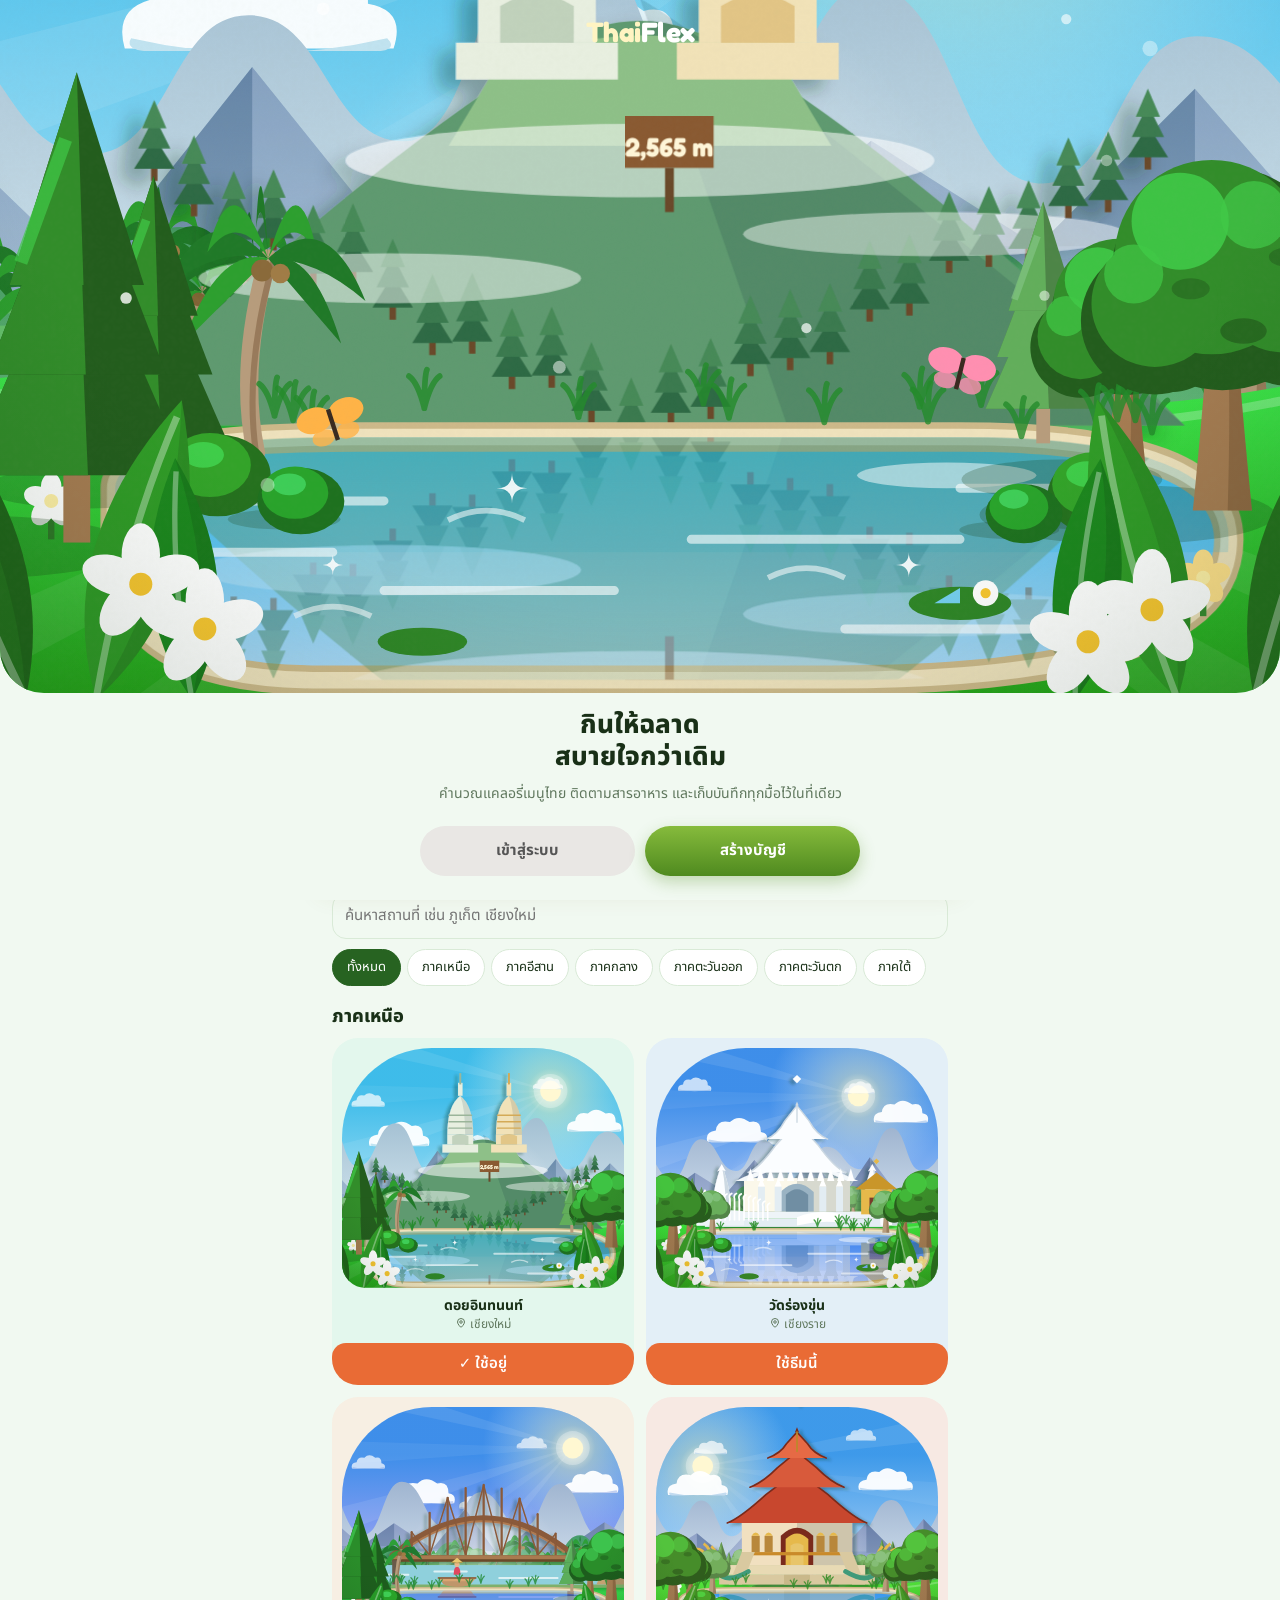
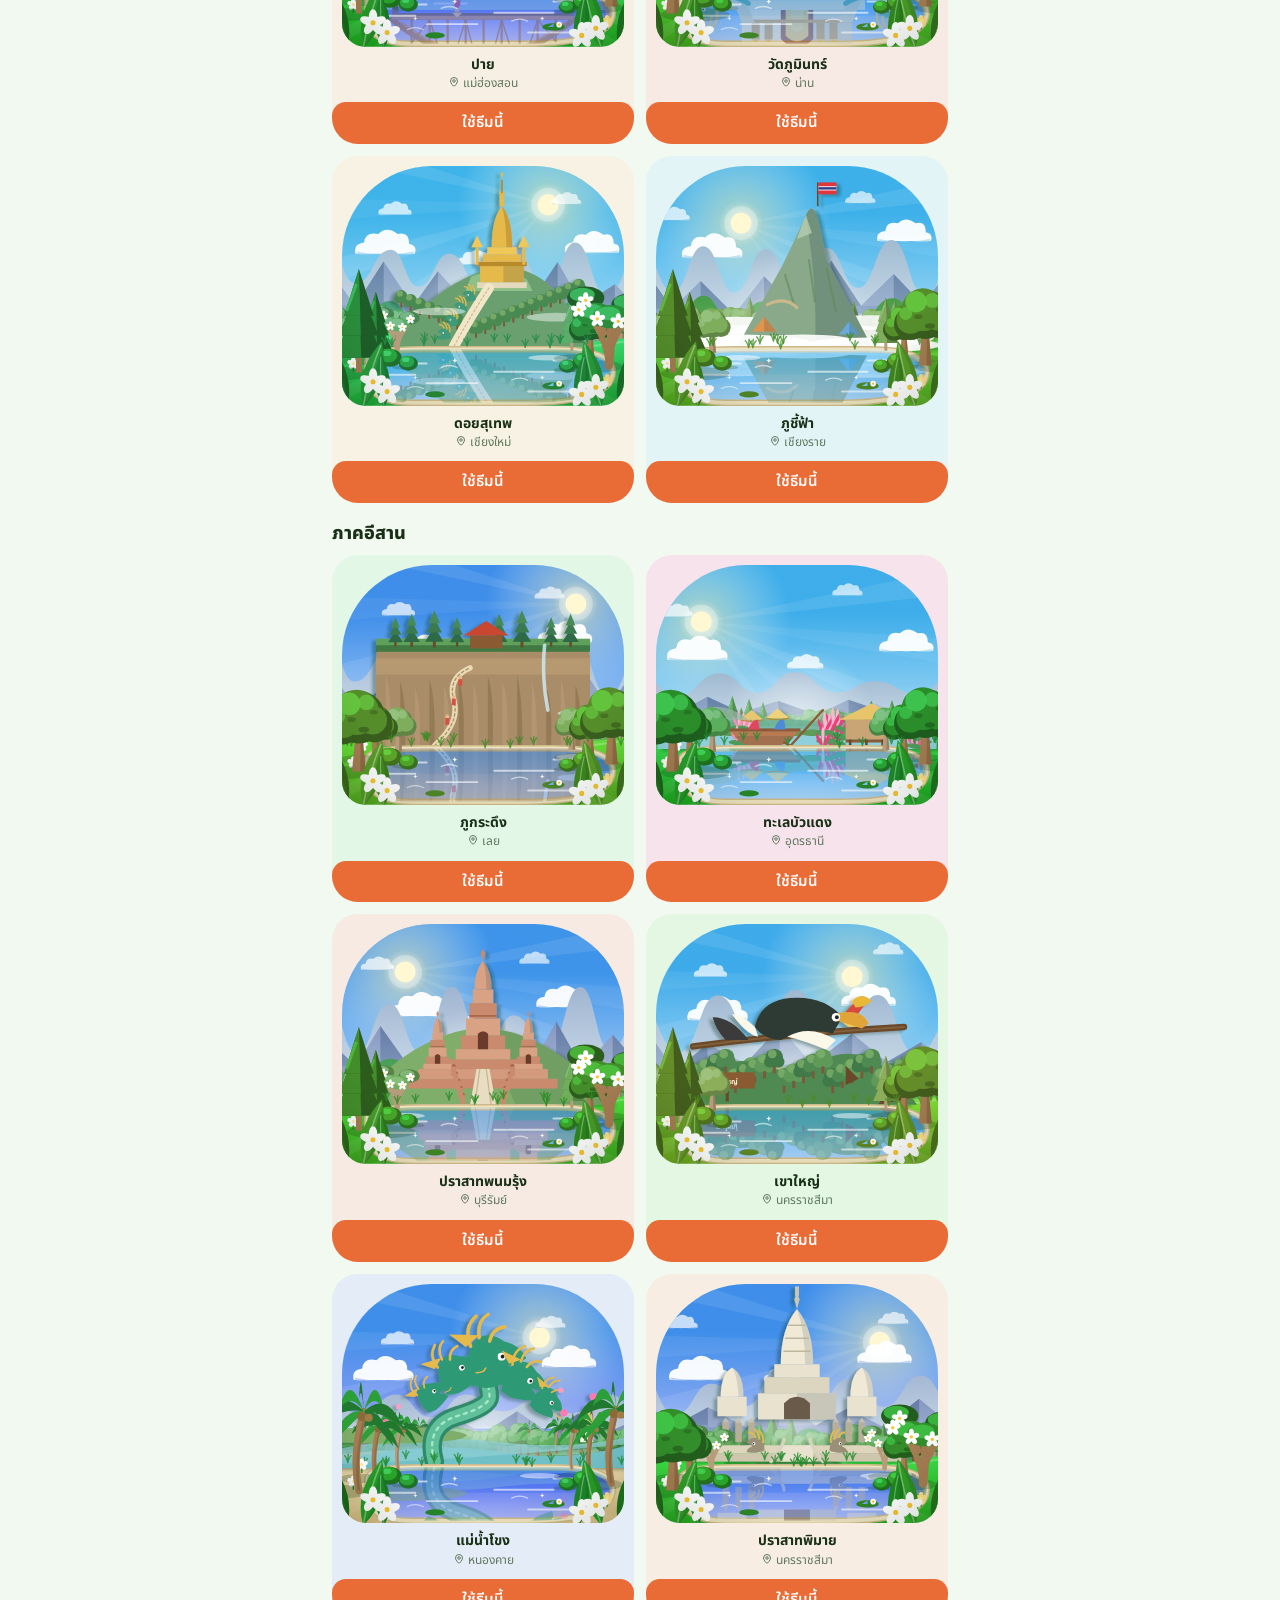
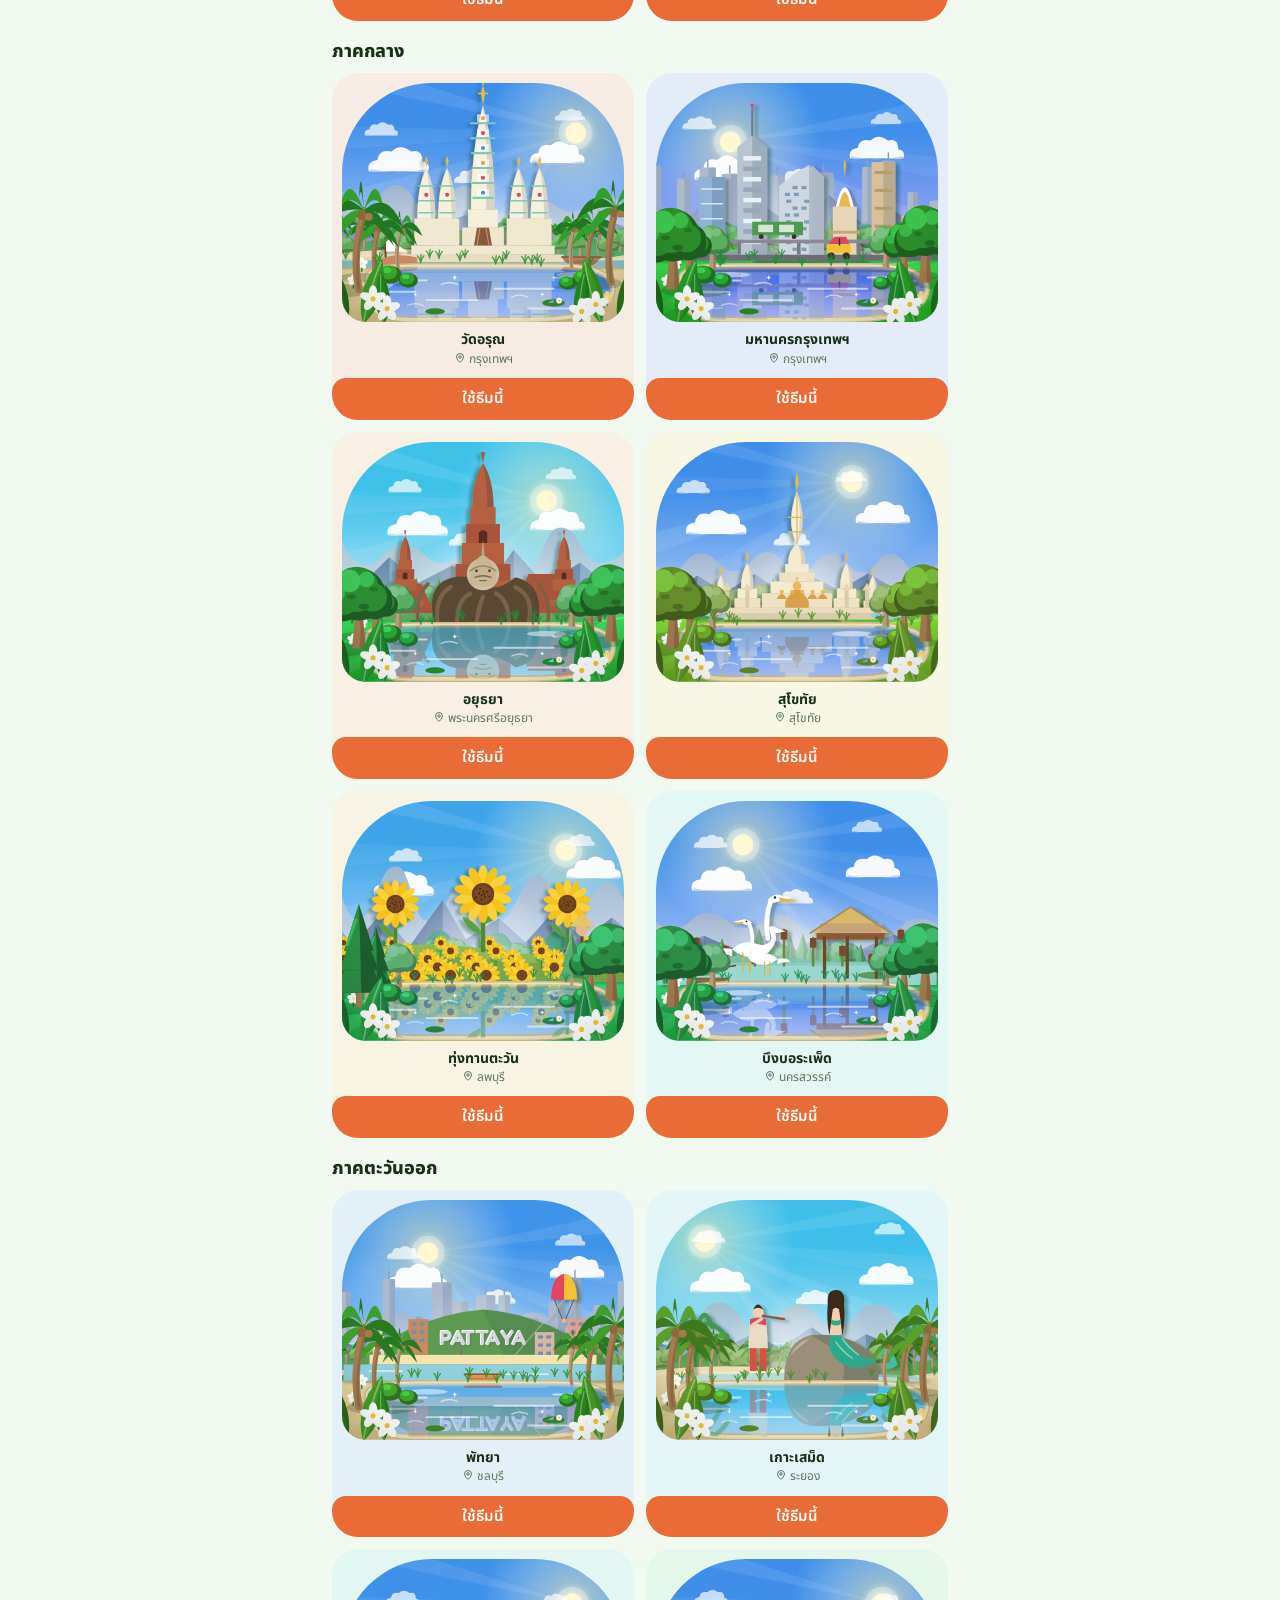
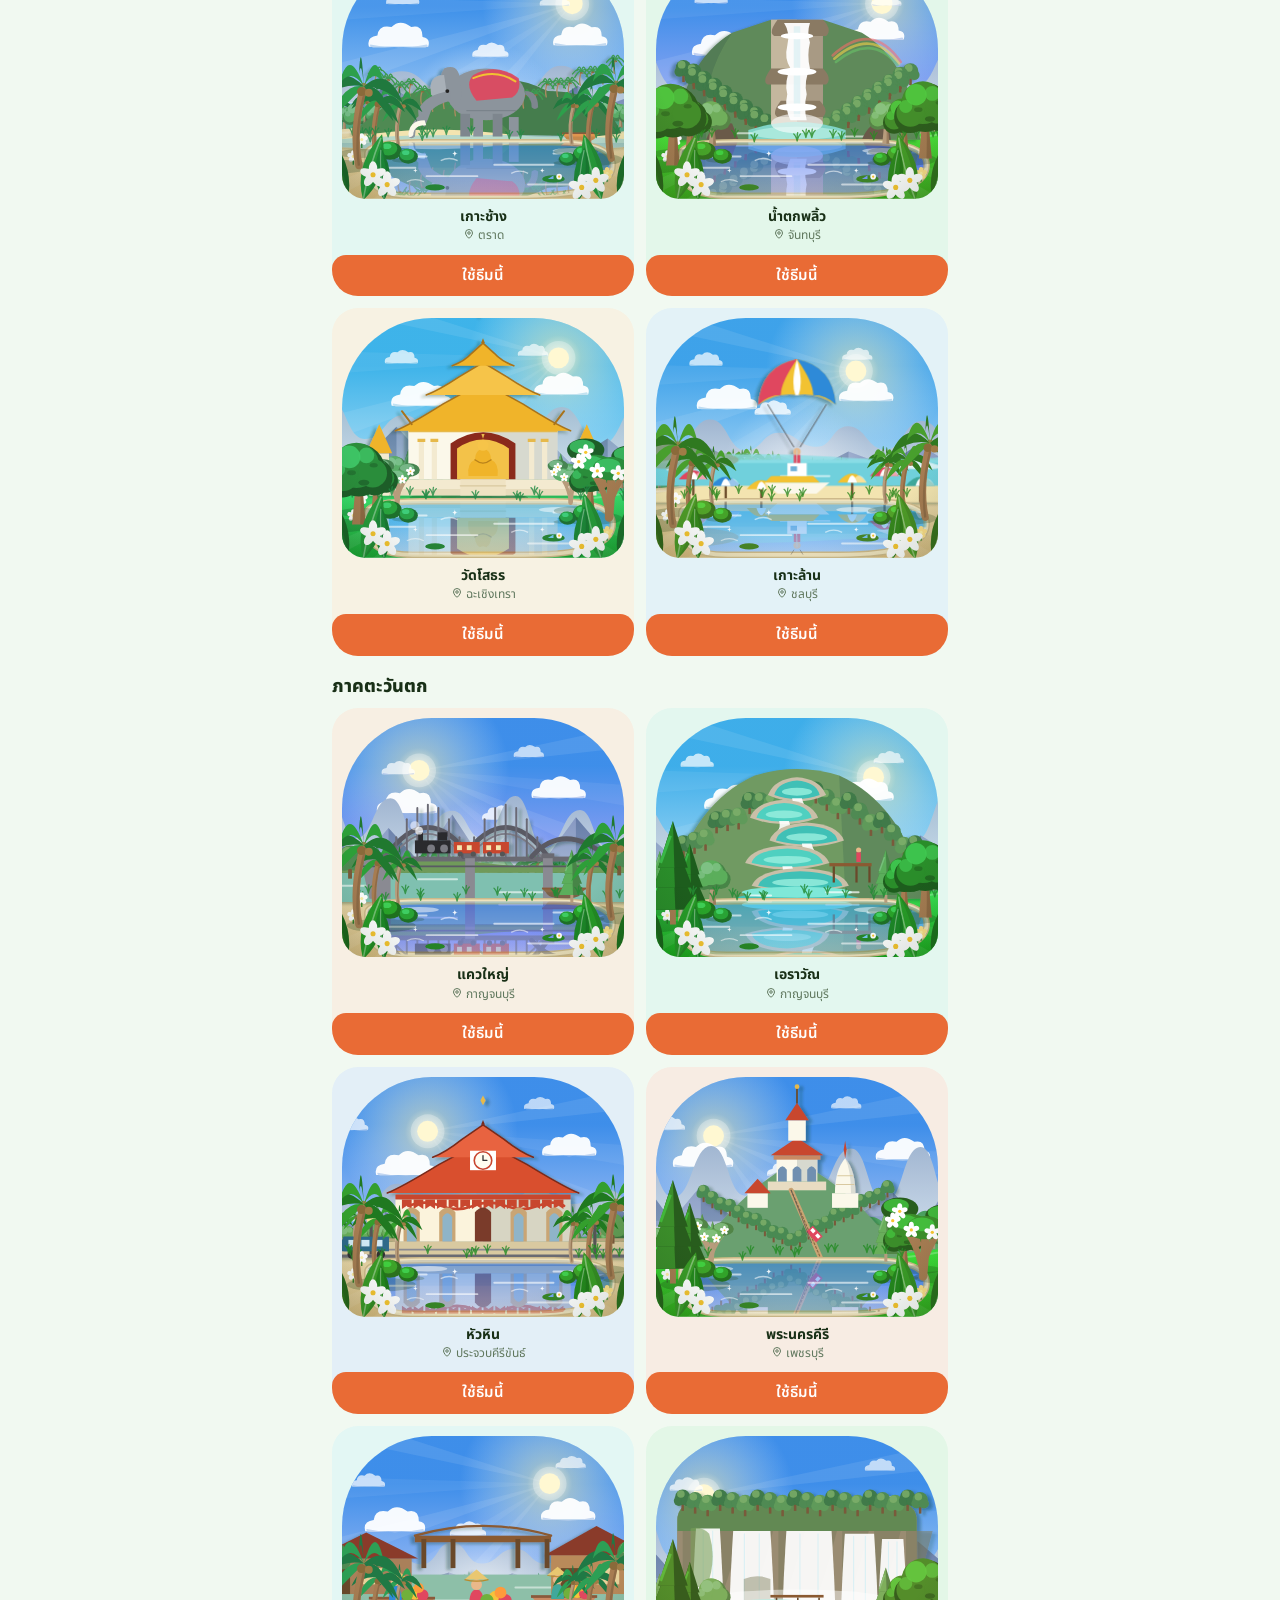
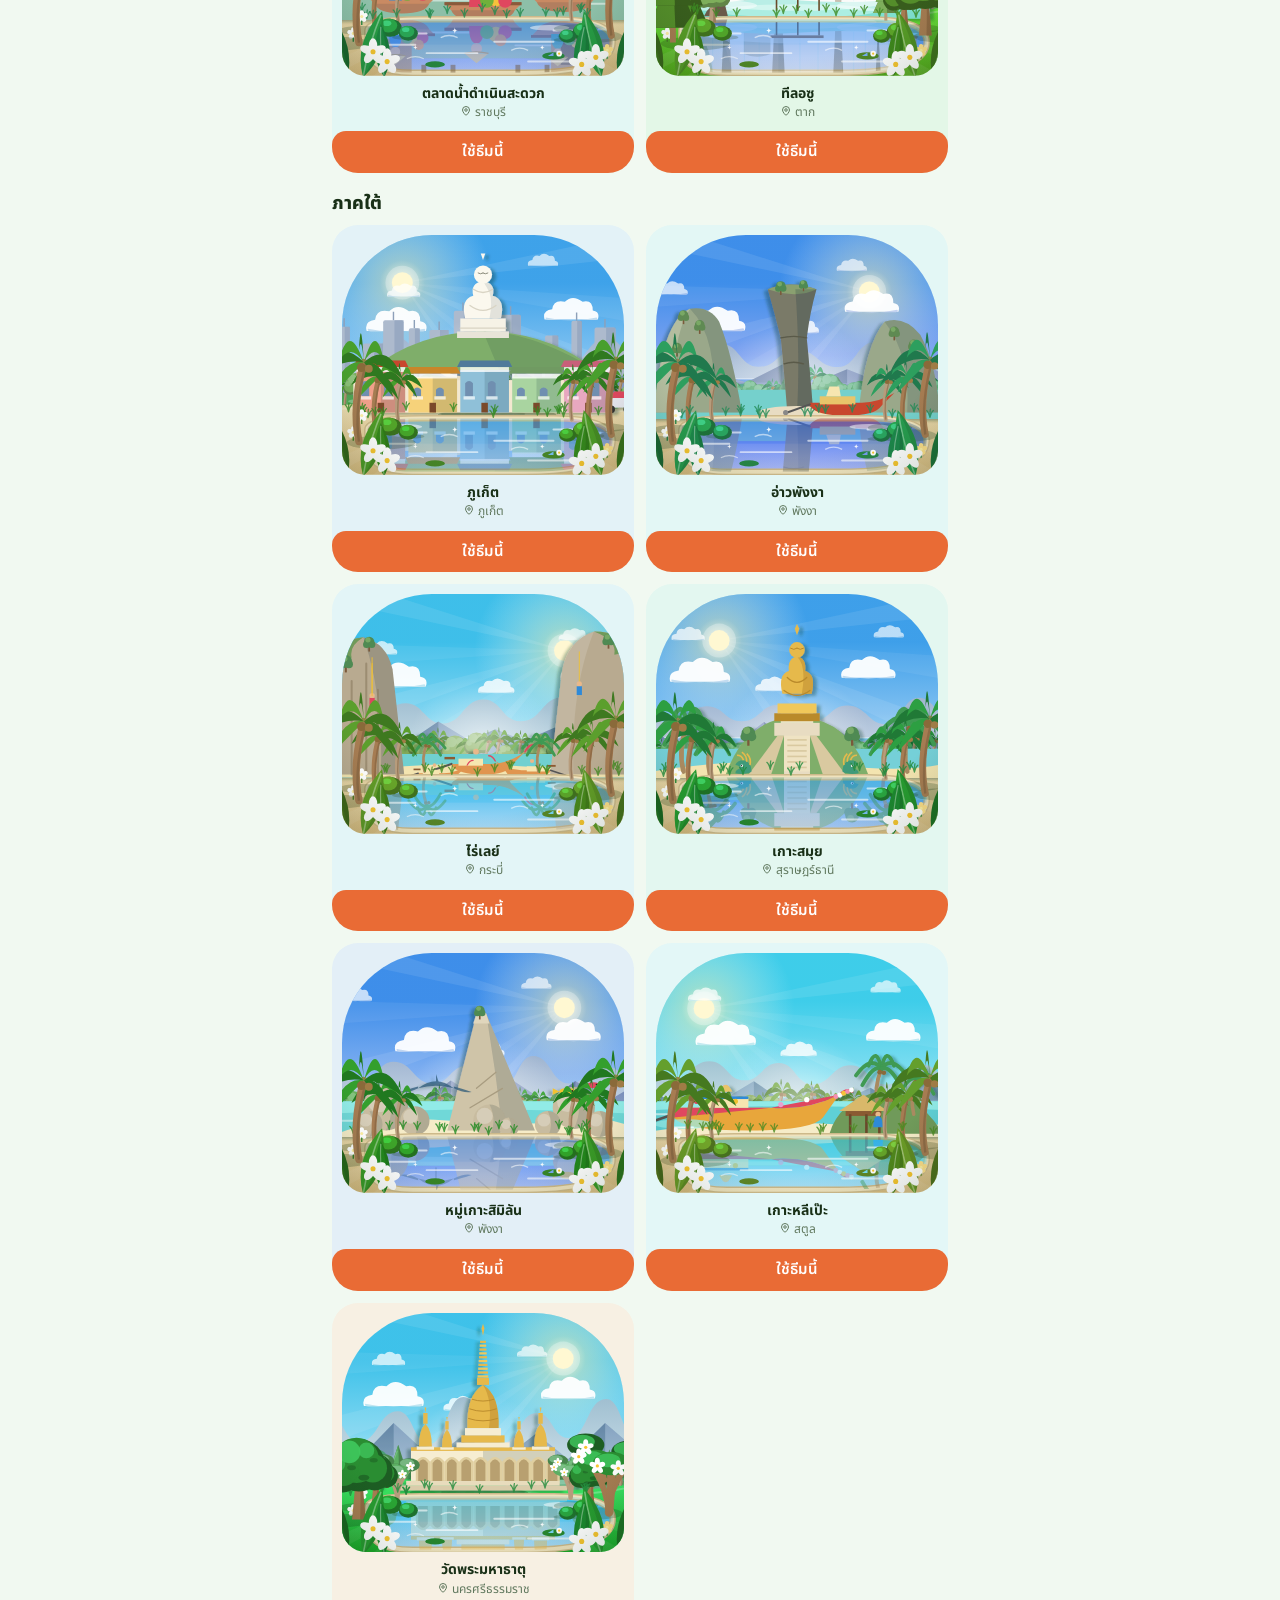
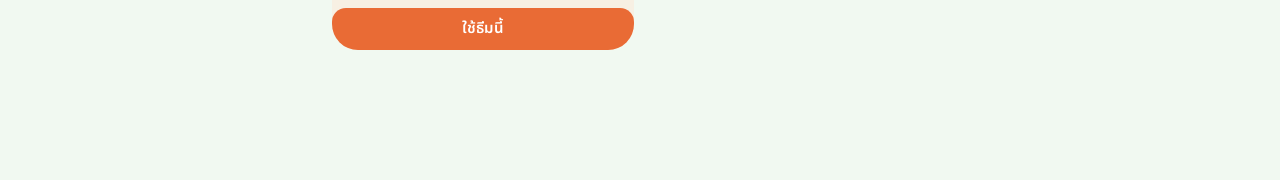
<file: index.html>
<!DOCTYPE html>
<html lang="th">
<head>
<meta charset="utf-8">
<meta name="viewport" content="width=device-width, initial-scale=1, viewport-fit=cover">
<meta name="theme-color" content="#f4f6e4">
<meta name="mobile-web-app-capable" content="yes">
<meta name="apple-mobile-web-app-capable" content="yes">
<meta name="apple-mobile-web-app-title" content="ThaiFlex">
<meta name="apple-mobile-web-app-status-bar-style" content="default">
<link rel="apple-touch-icon" href="[data-uri]">
<link rel="manifest" href="manifest.webmanifest">
<title>ThaiFlex</title>
<link rel="stylesheet" href="style.css">
<link href="https://fonts.googleapis.com/css2?family=Fredoka:wght@700&family=Noto+Sans+Thai:wght@400;600;800&display=swap" rel="stylesheet">
</head>
<body>
<div id="sp"><div class="ar"><svg id="spS" viewBox="0 0 200 170"></svg></div><span class="lgw"></span><small>คำนวณอาหารไทย</small></div>
<div id="au" class="hid"><div id="aw"><div class="wh"><svg id="auS" viewBox="0 0 200 170" preserveAspectRatio="xMidYMax slice"></svg><div class="wl"><span class="lgw"></span></div></div>
<div class="wt"><h1>กินให้ฉลาด<br>สบายใจกว่าเดิม</h1><p>คำนวณแคลอรี่เมนูไทย ติดตามสารอาหาร และเก็บบันทึกทุกมื้อไว้ในที่เดียว</p></div>
<div class="wb"><button class="b2" id="wi">เข้าสู่ระบบ</button><button class="b3" id="wc">สร้างบัญชี</button></div></div>
<div id="af" class="hid"><div class="fh"><svg id="afS" viewBox="0 0 200 170" preserveAspectRatio="xMidYMax slice"></svg><span class="lgw"></span></div><div class="sheet"><div class="sm" id="ab" style="cursor:pointer;margin-bottom:8px">‹ กลับ</div><div style="text-align:center"><h2 style="margin:8px 0 2px;font-size:20px">ยินดีต้อนรับ</h2></div>
<button class="so" disabled><b style="color:#ea4335">G</b> ดำเนินการต่อด้วย Google <i>เร็วๆ นี้</i></button><button class="so" disabled><b style="color:#1877f2">f</b> ดำเนินการต่อด้วย Facebook <i>เร็วๆ นี้</i></button>
<div class="sm" style="text-align:center;margin:12px 0 8px">หรือใช้ชื่อผู้ใช้</div><input id="aN" class="hid" placeholder="ชื่อที่ให้เรียก"><input id="aU" placeholder="ชื่อผู้ใช้ (อังกฤษ/ตัวเลข)" autocapitalize="none" style="margin-bottom:8px"><input id="aP" type="password" placeholder="รหัสผ่าน" style="margin-bottom:8px"><div class="sm up" id="aE"></div><button class="btn" id="aG">เข้าสู่ระบบ</button><div class="sm" id="aS" style="text-align:center;margin-top:12px;cursor:pointer;text-decoration:underline">ยังไม่มีบัญชี? สมัครเลย</div></div></div></div>
<div id="md" class="hid"><div class="mb"><button class="chip" id="mx">✕ ปิด</button><div id="mc" style="margin-top:8px"></div></div></div>
<div class="w">
<div class="top" id="tp0"><span class="lgw"></span><div><small>สวัสดี</small><b id="hn"></b></div><span class="av" id="av"></span></div>
<div class="sub">คำนวณพลังงานและสารอาหารรายเมนู ปรับปริมาณแล้วเห็นผลทันที</div>
<div class="tabs"><button id="t4" class="on" data-ic="home" data-l="หน้าแรก"></button><button id="t0" data-ic="calc" data-l="คำนวณ"></button><button id="t1" data-ic="log" data-l="บันทึก"></button><button id="t2" data-ic="ref" data-l="อ้างอิง"></button><button id="t3" data-ic="user" data-l="โปรไฟล์"></button></div>

<div id="p4"><div class="hh"><svg id="hhS" viewBox="0 -45 200 215" preserveAspectRatio="xMidYMax slice"></svg><button class="pl" id="hpl"><svg viewBox="0 0 24 24"><path d="M12 21s7-6.2 7-11a7 7 0 0 0-14 0c0 4.8 7 11 7 11z"/><circle cx="12" cy="10" r="2.5"/></svg><span id="hpn"></span> ▾</button><button class="hav" id="hav" aria-label="โปรไฟล์ของฉัน"></button><div class="gr" id="hg"></div></div>
<div class="shH"><div class="c"><div class="st3" id="hs3"></div><div class="mp" id="hmp"></div></div>
<div class="c"><h2>รายการวันนี้</h2><div id="hr"></div></div><h2 style="margin:16px 0 0;font-size:18px;font-weight:800">เลือกธีมสถานที่</h2></div><div class="r" style="margin:10px 0"><input id="hq" placeholder="ค้นหาสถานที่ เช่น ภูเก็ต เชียงใหม่"></div><div class="chips" id="hc" style="overflow-x:auto;flex-wrap:nowrap"></div><div id="hl"></div></div>
<div id="p0" class="hid">
<div class="c">
<h2>เมนู</h2>
<div class="r"><input id="mn" placeholder="ชื่อเมนู เช่น กะเพราไก่ไข่ดาว" value="เมนูของฉัน"><input id="sv" type="number" min="0.1" step="any" value="1" style="width:80px" aria-label="จำนวนเสิร์ฟ"><span class="sm">จาน</span></div>
<button class="btn" id="ai" style="margin-top:8px">พิมพ์ชื่อเมนูอะไรก็ได้ แล้วสร้างวัตถุดิบอัตโนมัติ</button><div class="sm" id="as" style="margin-top:6px">เช่น ผัดกะเพราปลาหมึกไข่เค็ม, ข้าวคลุกกะปิ, ขนมครกใบเตย แล้วปรับกรัมได้เอง</div><div class="sm" style="margin-top:8px">หรือเลือกเมนูตัวอย่าง:</div>
<div class="chips" id="pre"></div>
</div>

<div class="c">
<h2>วัตถุดิบและเครื่องปรุง</h2>
<div id="list"><div class="sm">ยังไม่มีรายการ ค้นหาด้านล่างเพื่อเพิ่ม</div></div>
<div style="margin-top:10px"><input id="q" placeholder="ค้นหา เช่น น้ำปลา กะทิ พริกแกง" autocomplete="off"><div class="res" id="res"></div></div>
<div class="chips"><button class="chip" id="cust">+ เพิ่มวัตถุดิบเอง</button></div>
<div id="cf" class="hid" style="margin-top:8px">
<div class="warn">กรอกค่าต่อ 100 กรัม/มล. จากฉลากโภชนาการหรือฐานข้อมูลที่ท่านเชื่อถือ</div>
<input id="cn" placeholder="ชื่อ (เช่น ซอสเจ ยี่ห้อ...)" style="margin-bottom:6px">
<div class="f2"><input id="ck" type="number" placeholder="พลังงาน kcal"><input id="cp" type="number" placeholder="โปรตีน g"><input id="cfa" type="number" placeholder="ไขมัน g"><input id="cc" type="number" placeholder="คาร์บ g"><input id="cs" type="number" placeholder="โซเดียม mg" style="grid-column:span 2"></div>
<button class="btn" id="csave" style="margin-top:6px">บันทึกวัตถุดิบ</button>
</div>
</div>

<div class="c">
<h2>ปรับสัดส่วนแบบ Flexible</h2>
<div class="sm">ลดทีเดียวทั้งหมวด (ไม่กระทบวัตถุดิบหลัก)</div>
<div class="chips">
<button class="chip" data-k="fat" data-f="0.75">น้ำมัน −25%</button>
<button class="chip" data-k="sugar" data-f="0.75">น้ำตาล −25%</button>
<button class="chip" data-k="sauce" data-f="0.75">เครื่องปรุงเค็ม/น้ำจิ้ม −25%</button>
<button class="chip" data-k="coco" data-f="0.75">กะทิ −25%</button>
<button class="chip" id="rst">↺ กลับค่าเดิม</button>
</div>
</div>

<div class="c" id="tot">
<h2>คุณค่าทางโภชนาการ <span class="sm" id="pl"></span></h2>
<div class="r" style="justify-content:space-between"><div><span class="big" id="kc">0</span> <span class="sm">kcal / จาน<span class="dl" id="dk"></span></span></div></div>
<div class="grid">
<div><span class="sm">โปรตีน</span><b id="vp">0</b><span class="sm">g</span></div>
<div><span class="sm">ไขมัน</span><b id="vf">0</b><span class="sm">g</span></div>
<div><span class="sm">คาร์บ</span><b id="vc">0</b><span class="sm">g</span></div>
<div><span class="sm">โซเดียม</span><b id="vn">0</b><span class="sm">mg</span></div>
</div>
<div class="bar" id="bar"></div>
<div class="sm" style="margin-top:4px">สัดส่วนพลังงาน: <span style="color:#3b82c4">■</span> โปรตีน <span style="color:#d9a21a">■</span> ไขมัน <span style="color:#6fbf6f">■</span> คาร์บ</div>
<div class="sm" id="sod" style="margin-top:6px"></div>
<div class="sm" id="ew"></div><div class="sm" id="rm2" style="margin-top:6px"></div>
<div style="margin-top:10px" class="r"><button class="btn" id="save">+ บันทึกเข้ามื้อวันนี้</button><button class="btn o" id="clr" style="width:auto">ล้าง</button></div>
</div>
</div>

<div id="p1" class="hid">
<div class="c"><h2>เป้าหมายต่อวัน</h2>
<div class="f2"><div><div class="sm">พลังงาน (kcal)</div><input id="tk" type="number" step="any" value="1800"></div><div><div class="sm">โปรตีน (g)</div><input id="tp" type="number" step="any" value="100"></div><div><div class="sm">ไขมัน (g)</div><input id="tf" type="number" step="any" value="55"></div><div><div class="sm">คาร์โบไฮเดรต (g)</div><input id="tc" type="number" step="any" value="200"></div></div>
<div class="sm" style="margin-top:6px">ตั้งตามคำแนะนำของนักกำหนดอาหาร/แพทย์ เครื่องมือนี้ไม่ได้คำนวณเป้าหมายให้</div></div>
<div class="c"><h2>วันนี้ <span class="sm" id="td"></span></h2><div id="tl"></div><div id="ts" class="sm" style="margin-top:6px"></div></div>
<div class="c"><h2>ย้อนหลัง</h2><div id="hs"></div></div>
</div>

<div id="p3" class="hid">
<div class="c"><h2>ข้อมูลส่วนตัว</h2><div class="sm" id="pn"></div>
<div id="avc"><div class="apv"><div class="apb" id="avp"></div><div class="aa"><b>ตัวละครของฉัน</b><div class="sm" id="avn"></div><div class="r" style="gap:6px"><button class="chip" id="avr">🎲 สุ่ม</button><button class="chip" id="avz">↺ ล้างค่า</button></div></div></div><div class="sm">เริ่มจากแบบสำเร็จรูป</div><div class="ast" id="avpr"></div><div class="ast" id="ast"></div><div id="ag"></div></div>
<div class="sm" style="margin-top:8px">ชื่อที่ให้เรียก</div><input id="pfn">
<div class="f2" style="margin-top:8px"><div><div class="sm">อายุ (ปี)</div><input id="pfa" type="number"></div><div><div class="sm">ส่วนสูง (cm)</div><input id="pfh" type="number"></div><div><div class="sm">น้ำหนัก (kg)</div><input id="pfw" type="number" step="any"></div><div><div class="sm">เป้าหมาย</div><select id="pfg"><option value="">ไม่ระบุ</option><option>ลดน้ำหนัก</option><option>คงน้ำหนัก</option><option>เพิ่มกล้ามเนื้อ</option></select></div></div>
<div class="sm" id="pfb" style="margin-top:6px"></div><button class="btn" id="pfs" style="margin-top:8px">บันทึกข้อมูล</button><div class="sm" id="pfm"></div></div>
<div class="c"><h2>เปลี่ยนรหัสผ่าน</h2><input id="cp0" type="password" placeholder="รหัสผ่านเดิม" style="margin-bottom:8px"><input id="cp1" type="password" placeholder="รหัสผ่านใหม่"><button class="btn o" id="cps" style="margin-top:8px">เปลี่ยนรหัสผ่าน</button><div class="sm" id="cpm"></div></div>
<div class="c"><button class="btn o" id="lo">ออกจากระบบ</button></div>
<div class="c"><h2>ธีมสถานที่</h2><div class="sm" id="thn"></div><button class="btn" id="thg" style="margin-top:8px">เลือกธีมใหม่</button></div>
<div class="c"><h2>สำรองข้อมูล</h2><div class="sm">ข้อมูลของบัญชีนี้เก็บในเครื่องนี้ ถ้าลบแอพหรือล้างเบราว์เซอร์ข้อมูลจะหาย ควรกดสำรองไว้เป็นระยะ</div><div class="r" style="margin-top:8px"><button class="btn" id="ex">สำรอง</button><button class="btn o" id="im">นำเข้า</button></div><input type="file" id="imf" accept=".json" class="hid"></div>
</div>
<div id="p2" class="hid">
<div class="c"><h2>แหล่งอ้างอิงข้อมูลโภชนาการ</h2>
<p class="sm">ค่าทั้งหมดเป็น <b>ต่อ 100 กรัม (หรือ มล.) ส่วนที่กินได้</b></p>
<ol class="sm" style="padding-left:18px">
<li>ฐานข้อมูลองค์ประกอบอาหารไทย (Thai Food Composition Database) สถาบันโภชนาการ มหาวิทยาลัยมหิดล — <a href="https://inmu2.mahidol.ac.th/thaifcd/home.php" target="_blank" rel="noopener">inmu2.mahidol.ac.th/thaifcd</a></li>
<li>ตารางแสดงคุณค่าทางโภชนาการของอาหารไทย กองโภชนาการ กรมอนามัย กระทรวงสาธารณสุข</li>
<li>USDA FoodData Central, U.S. Department of Agriculture — <a href="https://fdc.nal.usda.gov/" target="_blank" rel="noopener">fdc.nal.usda.gov</a></li>
<li>ฉลากโภชนาการบนบรรจุภัณฑ์ (สำหรับเครื่องปรุงสำเร็จรูป ซอส น้ำจิ้ม พริกแกง ซึ่งต่างกันตามยี่ห้อ)</li>
<li>FAO (2003) Food energy: methods of analysis and conversion factors — ตัวคูณพลังงาน Atwater 4/9/4 kcal ต่อ g</li>
<li>WHO (2012) Guideline: Sodium intake for adults and children — เกณฑ์โซเดียมน้อยกว่า 2,000 mg/วัน</li>
</ol></div>

<div class="c"><h2>ความน่าเชื่อถือของค่าในแอพ</h2>
<ul class="sm" style="padding-left:18px">
<li><b>รายการทั่วไปที่ไม่มีป้าย</b> (ข้าว เนื้อสัตว์ ผัก น้ำมัน น้ำตาล น้ำปลา ซีอิ๊ว กะทิ ฯลฯ) เป็นค่าอ้างอิงมาตรฐานปัดเศษ จากแหล่งข้อ 1–3</li>
<li><span class="est">ค่าประมาณ</span> (พริกแกง กะปิ ปลาร้า น้ำพริกเผา น้ำจิ้ม ซอสปรุงรส และบางวัตถุดิบ) เป็นค่ากลางโดยประมาณ ยังไม่ได้ยืนยันกับฐานข้อมูลรายตัว และต่างกันมากตามสูตร/ยี่ห้อ ควรเทียบฉลากสินค้า</li>
<li><b>รายการ (AI)</b> คือวัตถุดิบที่ AI ประมาณค่าให้เมื่อไม่มีในฐานข้อมูล ไม่ใช่ค่าจากห้องปฏิบัติการ</li>
<li>ใช้ปุ่ม "เพิ่มวัตถุดิบเอง" เพื่อกรอกค่าจากฉลากหรือ Thai FCD แทนค่าประมาณได้ ไม่ใช่คำแนะนำทางการแพทย์ ผู้มีโรคประจำตัวควรปรึกษาผู้เชี่ยวชาญ</li>
</ul></div>

<div class="c"><h2>วิธีคำนวณในโปรแกรม</h2>
<ol class="sm" style="padding-left:18px">
<li><b>สารอาหารต่อรายการ</b> = ค่าต่อ 100 g × น้ำหนัก (g) ÷ 100 คำนวณแยกทั้ง 5 ค่า: พลังงาน (kcal) โปรตีน ไขมัน คาร์โบไฮเดรต (g) โซเดียม (mg) ของเหลวถือ 1 มล. ≈ 1 g</li>
<li><b>รวมทั้งเมนู</b> = ผลรวมของทุกรายการ <b>ต่อจาน</b> = ผลรวม ÷ จำนวนจาน (ใส่ทศนิยมได้ ต่ำสุด 0.1 เช่น 0.5 จาน)</li>
<li><b>สัดส่วนพลังงาน</b>: โปรตีน × 4, ไขมัน × 9, คาร์บ × 4 แล้วหาเปอร์เซ็นต์ของผลรวม (ใช้แสดงแถบสัดส่วนเท่านั้น ค่า kcal รวมใช้ค่าจากตารางโดยตรง จึงอาจต่างจากสูตร 4/9/4 เล็กน้อย เพราะใยอาหารและแอลกอฮอล์)</li>
<li><b>% โซเดียม</b> = โซเดียม ÷ 2,000 × 100</li>
<li><b>ปุ่มลด 25%</b> = น้ำหนักทุกรายการในหมวดนั้น × 0.75 แล้วคำนวณใหม่ ปุ่ม "กลับค่าเดิม" คืนน้ำหนักตอนโหลดเมนู</li>
<li><b>เหลือที่ต้องกิน</b> = เป้าหมายต่อวัน − ผลรวมมื้อที่บันทึกวันนี้ (แสดงสีแดงและ "เกิน" เมื่อเกินเป้า) ส่วนบรรทัด "ถ้ากินเมนูนี้" = เหลือ − ค่าต่อจานของเมนูที่กำลังคำนวณ</li>
<li><b>วัตถุดิบ (AI)</b>: ตรวจพลังงานเทียบ 4×P + 9×F + 4×C ถ้าต่างเกิน 25% จะใช้ค่าที่คำนวณจากสารอาหารหลักแทน</li>
<li>ข้อมูลที่บันทึกและเป้าหมายเก็บในเบราว์เซอร์ของเครื่องนี้เท่านั้น</li>
</ol></div>
<div class="c"><h2>รายการในฐานข้อมูล</h2><div class="sm" id="cnt"></div></div>
</div>
</div>

<script src="data.js"></script>
<script src="core.js"></script>
<script src="art.js"></script>
<script src="avatar.js"></script>
<script src="app.js"></script>

<script>if('serviceWorker' in navigator){window.addEventListener('load',function(){navigator.serviceWorker.register('sw.js').catch(function(){})})}</script>
</body>
</html>
</file>
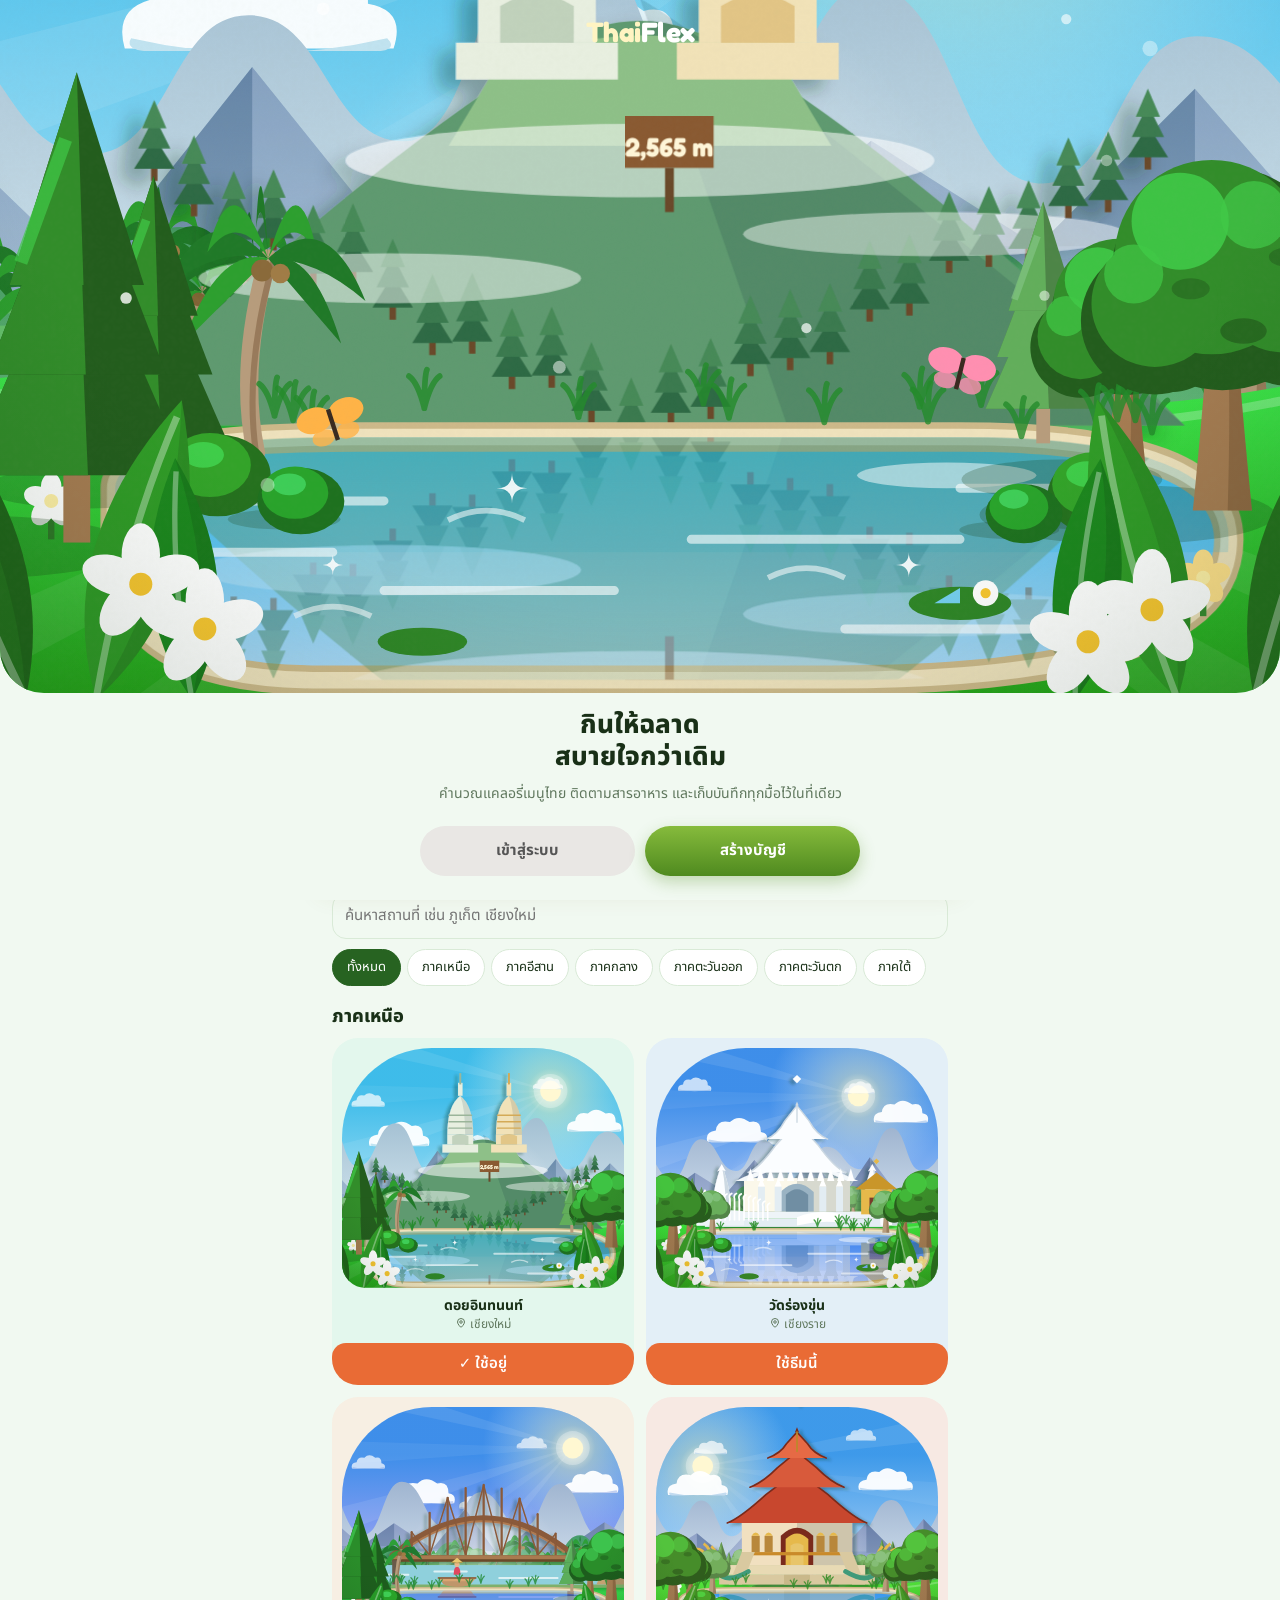
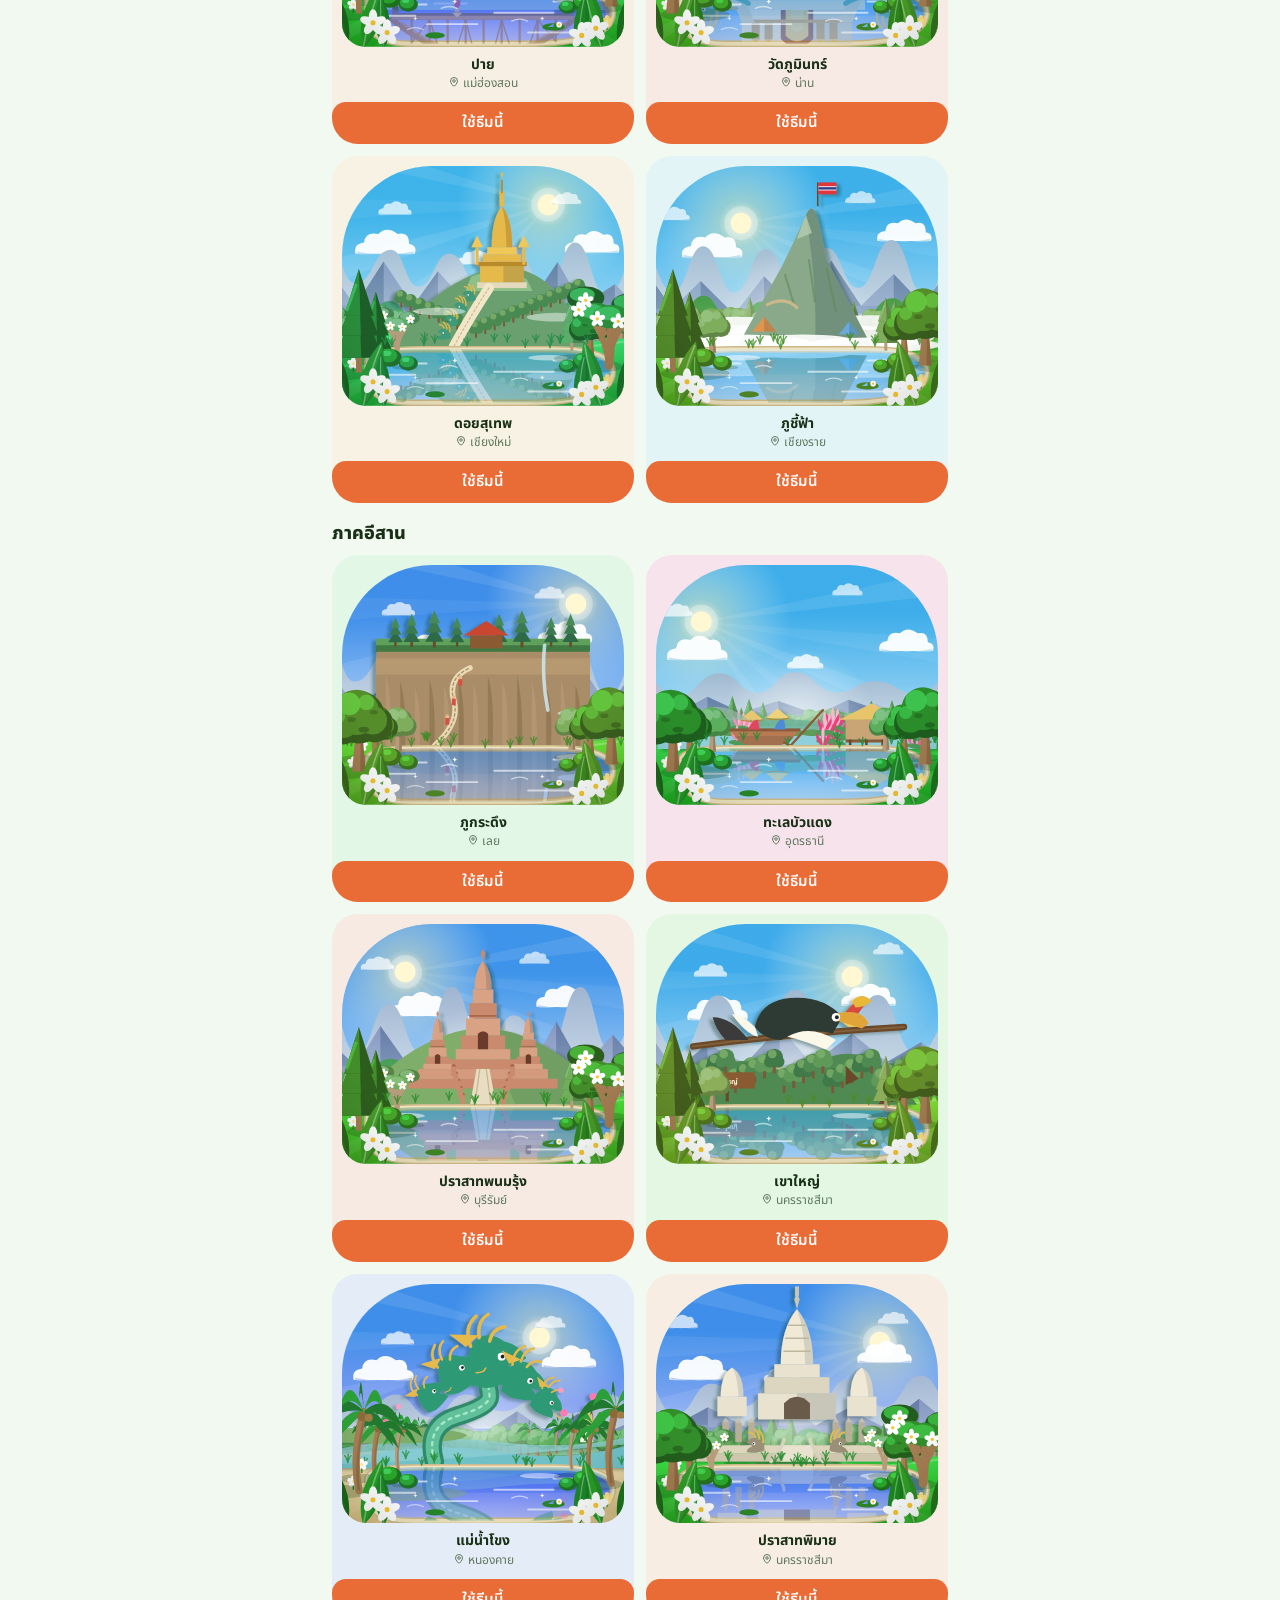
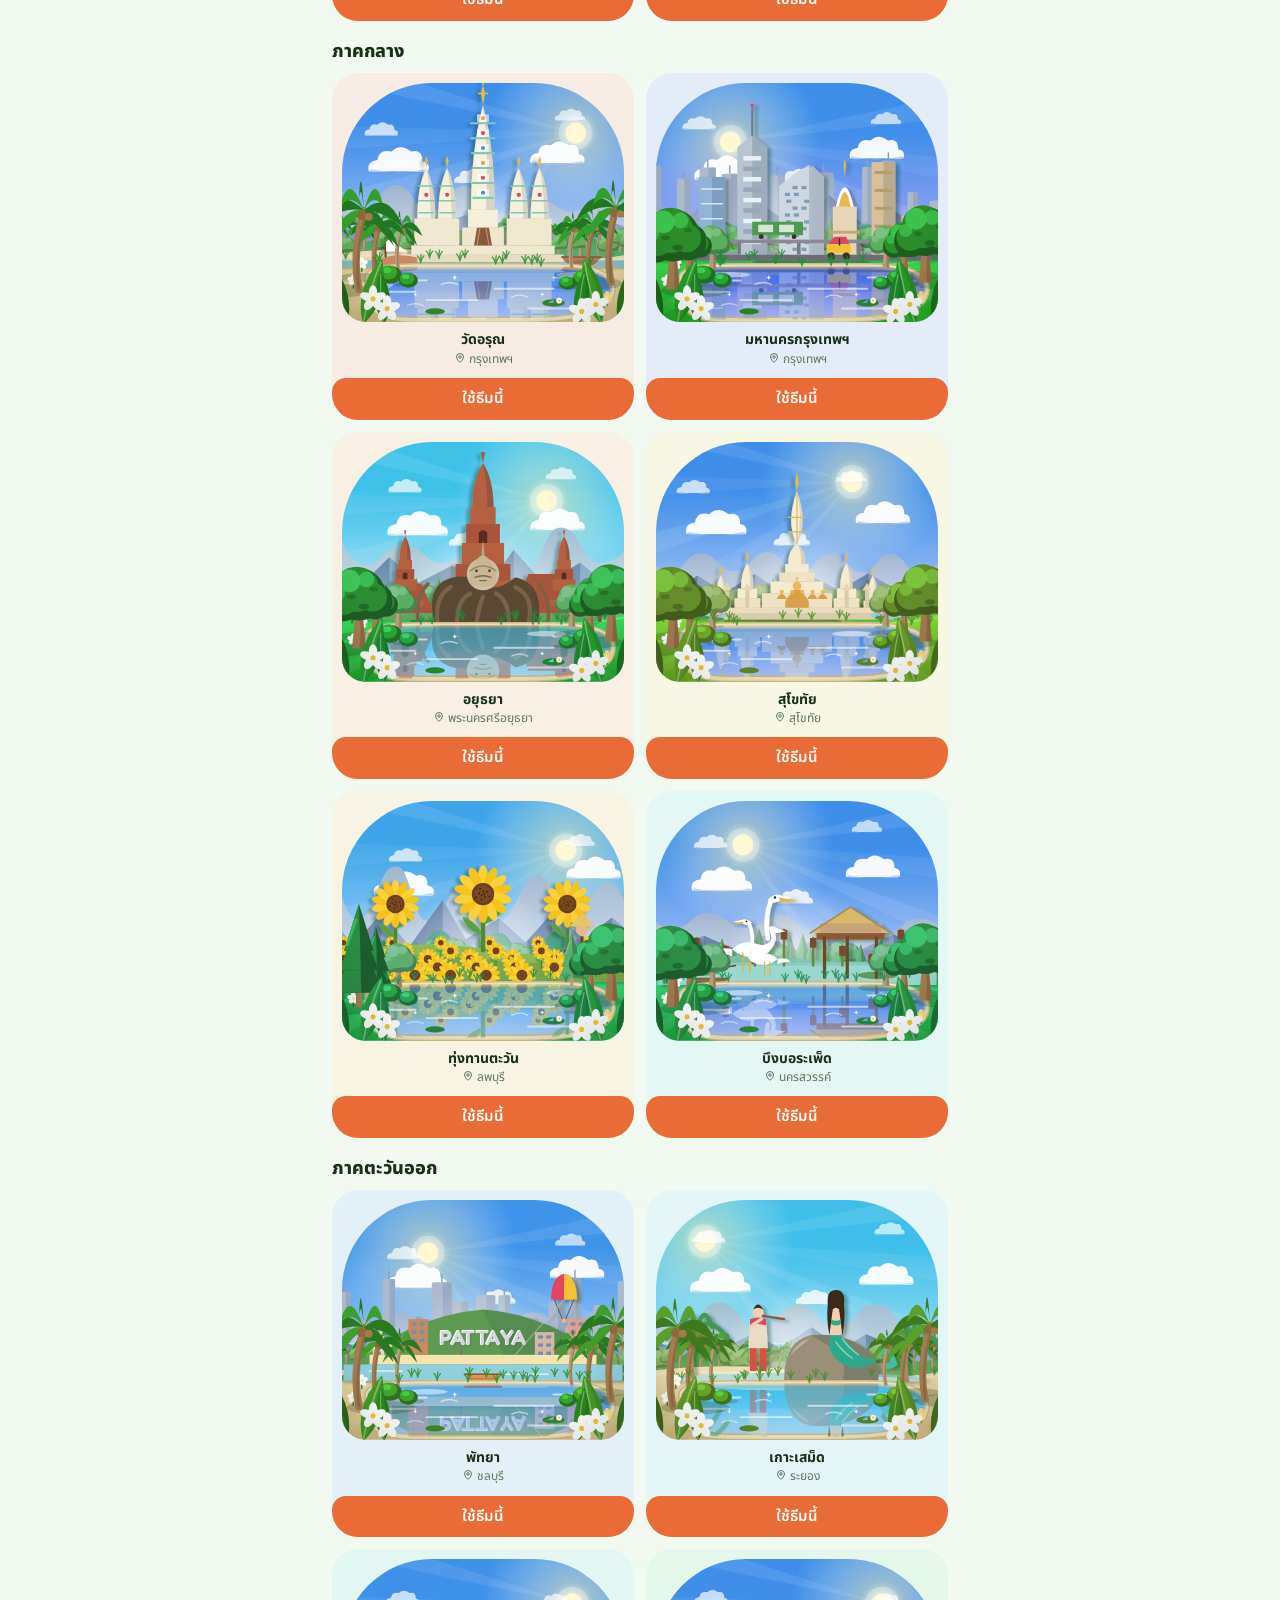
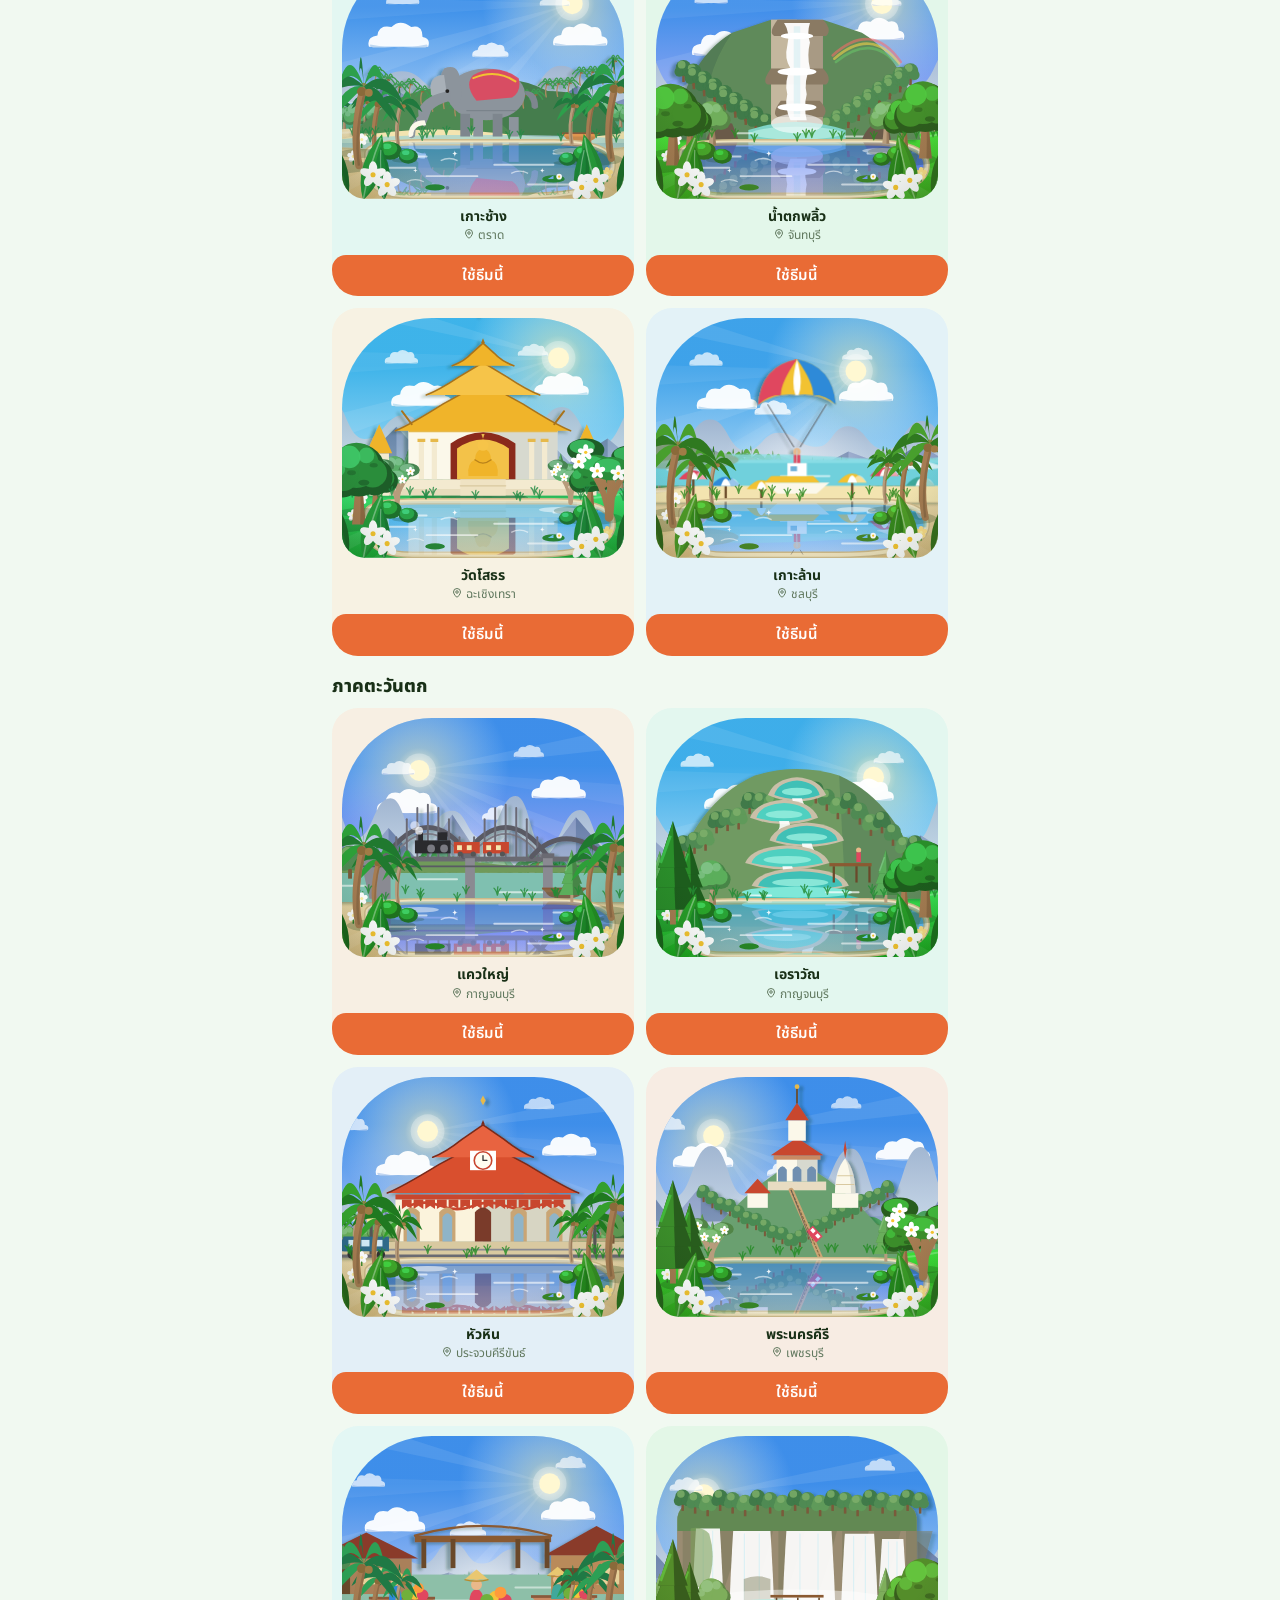
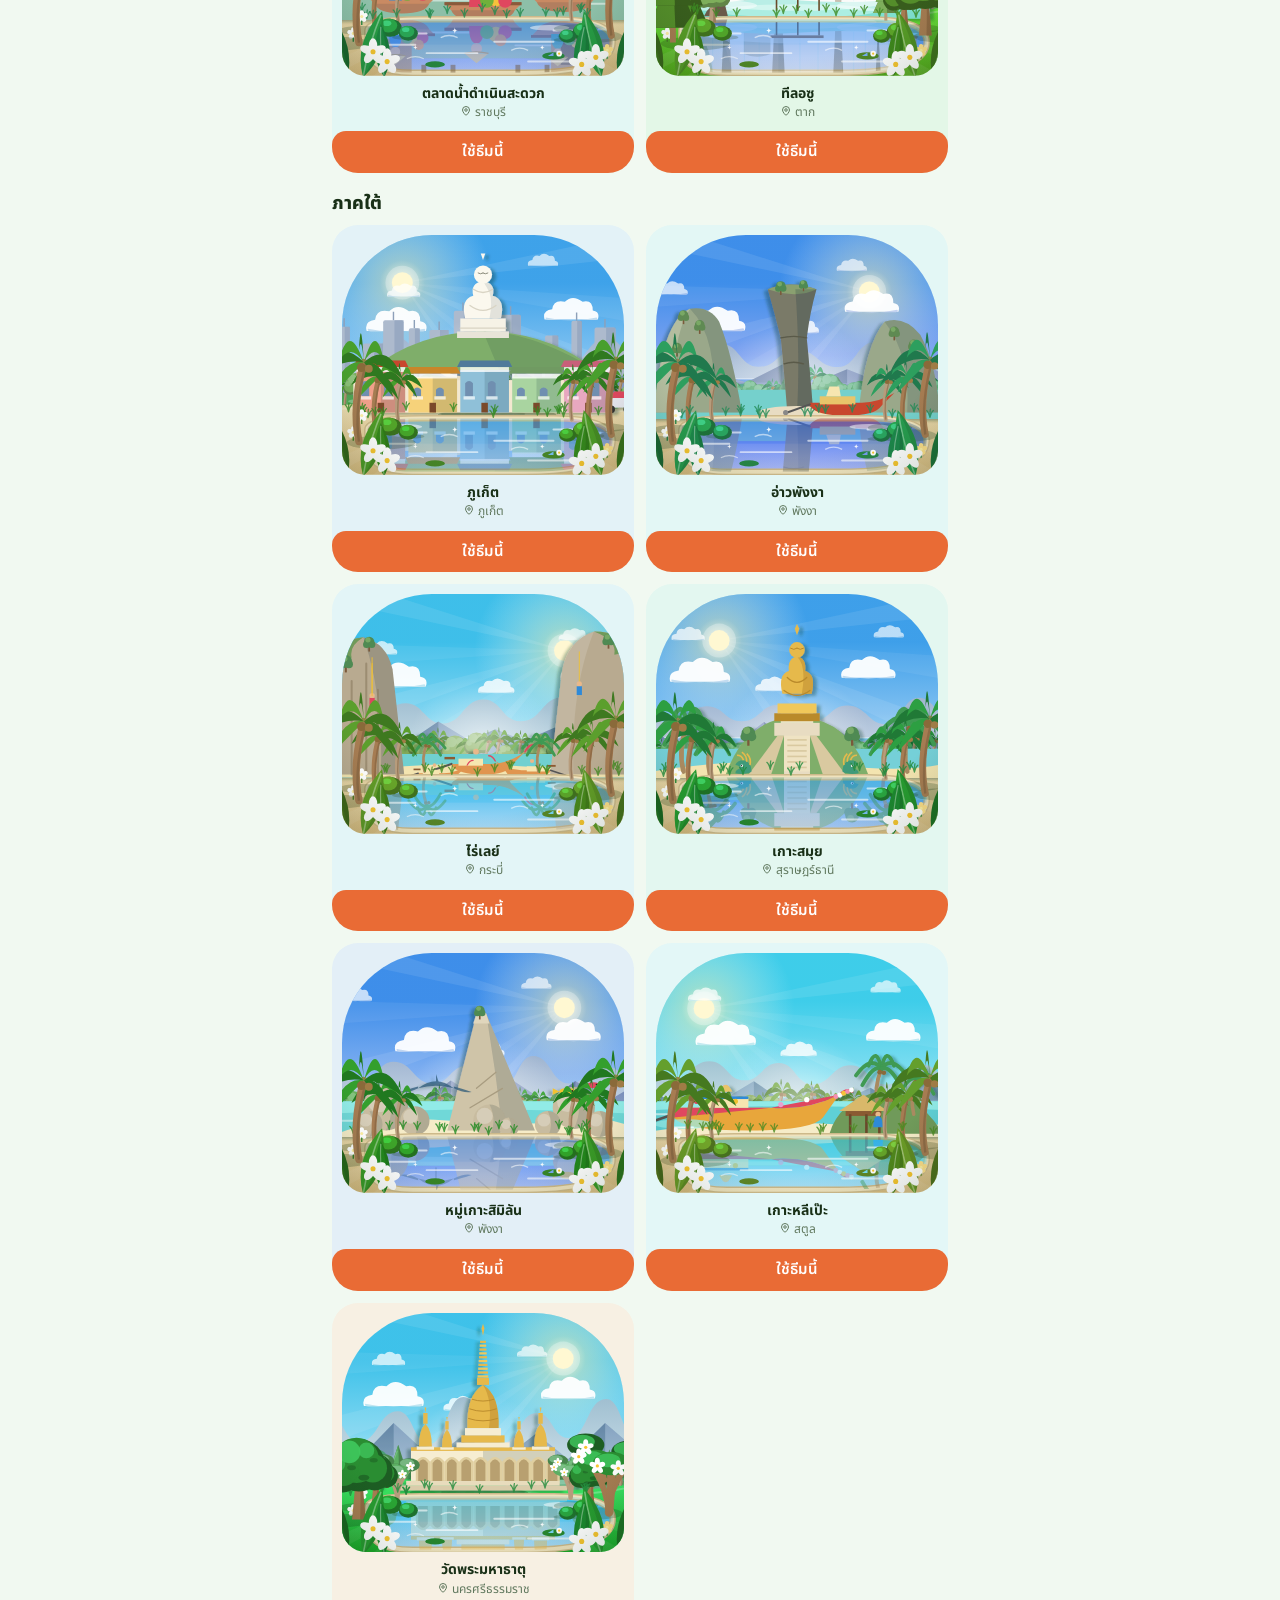
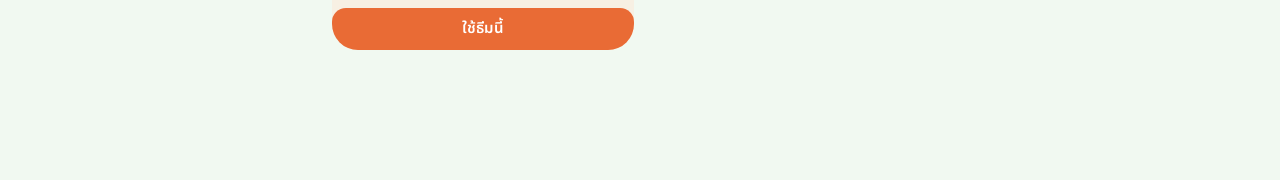
<file: ThaiFlex.html>
<!DOCTYPE html>
<html lang="th">
<head>
<meta charset="utf-8">
<meta name="viewport" content="width=device-width, initial-scale=1, viewport-fit=cover">
<meta name="theme-color" content="#f4f6e4">
<meta name="mobile-web-app-capable" content="yes">
<meta name="apple-mobile-web-app-capable" content="yes">
<meta name="apple-mobile-web-app-title" content="ThaiFlex">
<meta name="apple-mobile-web-app-status-bar-style" content="default">
<link rel="apple-touch-icon" href="[data-uri]">
<title>ThaiFlex</title>
<style>
:root{--bg:#f6f4ec;--card:#fff;--tx:#1f2a1c;--mut:#6b7566;--pri:#2f6b2f;--acc:#d9731a;--ln:#e2dfd2;--bad:#b3261e;box-sizing:border-box;padding-top:env(safe-area-inset-top,0px);padding-bottom:env(safe-area-inset-bottom,0px)}
@media (prefers-color-scheme:dark){:root:not([data-theme="light"]){--bg:#141a12;--card:#1e271b;--tx:#eef3ea;--mut:#9fab99;--pri:#6fbf6f;--acc:#f0933f;--ln:#34402f;--bad:#ff8a80}}
:root[data-theme="dark"]{--bg:#141a12;--card:#1e271b;--tx:#eef3ea;--mut:#9fab99;--pri:#6fbf6f;--acc:#f0933f;--ln:#34402f;--bad:#ff8a80}
*{box-sizing:border-box}
body{margin:0;background:var(--bg);color:var(--tx);font-family:"Sarabun","Noto Sans Thai",system-ui,sans-serif;font-size:15px;line-height:1.45}
.w{max-width:640px;margin:0 auto;padding:12px}
h1{font-size:20px;margin:4px 0 2px;color:var(--pri)}
.sub{color:var(--mut);font-size:13px;margin-bottom:10px}
.tabs{display:flex;gap:6px;margin-bottom:10px}
.tabs button{flex:1;padding:9px;border:1px solid var(--ln);background:var(--card);color:var(--tx);border-radius:10px;font:inherit;cursor:pointer}
.tabs button.on{background:var(--pri);color:#fff;border-color:var(--pri)}
.c{background:var(--card);border:1px solid var(--ln);border-radius:14px;padding:12px;margin-bottom:10px}
.c h2{font-size:15px;margin:0 0 8px}
input,select{font:inherit;color:var(--tx);background:var(--bg);border:1px solid var(--ln);border-radius:8px;padding:8px;width:100%}
.r{display:flex;gap:8px;align-items:center}
.chips{display:flex;gap:6px;flex-wrap:wrap;margin-top:8px}
.chip{padding:6px 10px;border-radius:99px;border:1px solid var(--ln);background:var(--bg);color:var(--tx);font:inherit;font-size:13px;cursor:pointer}
.chip.a{background:var(--acc);color:#fff;border-color:var(--acc)}
.ing{display:grid;grid-template-columns:1fr auto;gap:4px 8px;padding:8px 0;border-top:1px solid var(--ln)}
.ing:first-of-type{border-top:0}
.nm{font-weight:600}.sm{font-size:12px;color:var(--mut)}
.g{display:flex;align-items:center;gap:4px}
.g input{width:68px;text-align:center}
.g button{width:34px;height:34px;border-radius:8px;border:1px solid var(--ln);background:var(--bg);color:var(--tx);font-size:18px;cursor:pointer}
.x{color:var(--bad)!important}
.res{display:none;max-height:210px;overflow:auto;border:1px solid var(--ln);border-radius:8px;margin-top:4px}
.res div{padding:8px;border-bottom:1px solid var(--ln);cursor:pointer}
.big{font-size:34px;font-weight:700;color:var(--acc);line-height:1}
.grid{display:grid;grid-template-columns:repeat(4,1fr);gap:6px;margin-top:10px;text-align:center}
.grid div{background:var(--bg);border-radius:10px;padding:8px 2px}
.grid b{display:block;font-size:16px}
.bar{display:flex;height:10px;border-radius:6px;overflow:hidden;margin-top:10px;background:var(--ln)}
.dl{font-size:12px;margin-left:4px}.up{color:var(--bad)}.dn{color:var(--pri)}
.btn{padding:10px 14px;border:0;border-radius:10px;background:var(--pri);color:#fff;font:inherit;font-weight:600;cursor:pointer;width:100%}
.btn.o{background:var(--bg);color:var(--tx);border:1px solid var(--ln)}
.warn{font-size:12px;color:var(--mut);border-left:3px solid var(--acc);padding-left:8px;margin:8px 0}
.est{color:var(--acc);font-size:11px}
.l{display:grid;grid-template-columns:1fr auto;gap:2px 8px;padding:8px 0;border-top:1px solid var(--ln)}
a{color:var(--pri)}
.hid{display:none}
.f2{display:grid;grid-template-columns:1fr 1fr;gap:6px}

html[data-t=sea]{--bg:#eef7f8;--card:#fff;--tx:#12303a;--mut:#5f7d86;--pri:#1f7a8c;--acc:#f08a4b;--ln:#d5e6e9;--h1:#ffd9a8;--h2:#6cc6d3}
html[data-t=temple]{--bg:#fbf3e6;--card:#fffdf8;--tx:#33210f;--mut:#85715a;--pri:#a4561f;--acc:#c8921a;--ln:#ead9bd;--h1:#ffd68a;--h2:#e8946a}
:root{--h1:#f6c98a;--h2:#8fc58a}
.hero{position:relative;height:150px;border-radius:0 0 26px 26px;margin:-12px -12px 12px;overflow:hidden;background:linear-gradient(180deg,var(--h1),var(--h2))}
.sc{position:absolute;inset:0;width:100%;height:100%}
.hi{position:absolute;top:16px;left:16px;display:flex;align-items:center;gap:10px;color:#2a2a1a}.hi b{display:block;font-size:20px}.hi small{font-size:13px}
.lg{width:44px;height:44px;display:block}
#sp{position:fixed;inset:0;z-index:99;background:linear-gradient(180deg,var(--h2),var(--pri));display:flex;align-items:center;justify-content:center;animation:spo .5s 2.4s forwards}
.sl{text-align:center;color:#fff;animation:fi .8s 1s both}.sl .lg{width:84px;height:84px;margin:0 auto 10px}.sl b{font-size:24px;display:block}
@keyframes bar{to{transform:translateX(105%)}}@keyframes fi{from{opacity:0;transform:scale(.8)}}@keyframes spo{to{opacity:0;visibility:hidden}}
#au{position:fixed;inset:0;z-index:90;background:linear-gradient(180deg,var(--h1),var(--h2) 45%,var(--bg) 45%);overflow:auto;padding:60px 18px}
#au.hid,#md.hid{display:none}#au .c{max-width:380px;margin:0 auto}#au input{margin-bottom:8px}
#md{position:fixed;inset:0;z-index:80;background:#0008;display:flex;align-items:flex-end}
.mb{background:var(--card);width:100%;max-width:640px;margin:0 auto;max-height:85vh;overflow:auto;border-radius:20px 20px 0 0;padding:14px}

body{background:var(--bg);font-family:"Noto Sans Thai","Sarabun",system-ui,sans-serif}.w{padding-bottom:100px}
.c{border:0;border-radius:24px;box-shadow:0 8px 28px rgba(20,30,50,.06)}.c h2{font-size:17px;font-weight:800}
input,select{border-radius:14px;padding:11px 12px}
.btn{background:var(--acc);border-radius:16px;padding:12px}.btn.o{background:var(--card);color:var(--tx);border:1px solid var(--ln)}
.chip{padding:8px 14px;background:var(--card)}.chip.a{background:#15171a;border-color:#15171a;color:#fff}
.grid div{background:var(--soft);border-radius:16px}.big{color:var(--acc)}
.tabs{position:fixed;left:50%;transform:translateX(-50%);bottom:0;width:100%;max-width:640px;z-index:50;margin:0;gap:0;background:#fff;border-radius:26px 26px 0 0;box-shadow:0 -6px 24px rgba(20,30,40,.08);padding:8px 8px calc(8px + env(safe-area-inset-bottom,0px))}
.tabs button{border:0;background:none;color:var(--mut);display:flex;flex-direction:column;align-items:center;gap:3px;font-size:11px;padding:4px 0}
.tabs button svg{width:24px;height:24px;stroke:currentColor;fill:none;stroke-width:2;stroke-linecap:round;stroke-linejoin:round}
.tabs button.on{background:none;color:var(--acc);border:0}.tabs button.on::after{content:"";width:5px;height:5px;border-radius:50%;background:var(--acc)}
.top{display:flex;align-items:center;gap:10px;margin-bottom:14px}.top small{color:var(--mut);display:block;font-size:12px}.top b{font-size:22px;font-weight:800}
.av{margin-left:auto;width:46px;height:46px;border-radius:50%;overflow:hidden;cursor:pointer;background:var(--soft)}.av svg{width:100%;height:100%}
.pg{display:grid;grid-template-columns:1fr 1fr;gap:12px}.rh{font-size:18px;font-weight:800;margin:18px 0 8px}
.pc{background:var(--soft);border-radius:26px;padding:10px 10px 0;text-align:center;overflow:hidden;display:flex;flex-direction:column}
.ar{border-radius:90px 90px 24px 24px;overflow:hidden;line-height:0}.ar svg{width:100%;height:auto}
.pc b{display:block;margin-top:8px;font-size:14px}.pc .sm{margin-bottom:10px}
.ob{margin:auto -10px 0;border:0;background:var(--acc);color:#fff;padding:10px;font:inherit;font-weight:600;border-radius:14px 14px 0 0;cursor:pointer}
.pn{width:12px;height:12px;stroke:currentColor;fill:none;stroke-width:2;vertical-align:-1px}
#sp{background:linear-gradient(180deg,var(--bg),var(--soft));flex-direction:column;gap:10px;color:var(--tx);animation:spo .6s 2.3s ease forwards}
#sp .ar{width:190px;animation:rise .9s cubic-bezier(.2,.8,.2,1) both}#sp .lg{width:72px;height:72px;animation:pop .7s .5s cubic-bezier(.2,1.4,.4,1) both}
#sp b,#sp small{animation:fi .6s .9s both}#sp b{font-size:24px;font-weight:800}
@keyframes rise{from{opacity:0;transform:translateY(50px)}}@keyframes pop{from{opacity:0;transform:scale(.4)}}@keyframes spo{to{opacity:0;visibility:hidden;transform:scale(1.04)}}
#au{background:var(--soft);padding:0;display:flex;flex-direction:column;align-items:center}.au1{width:58%;max-width:240px;margin-top:34px}
.sheet{background:#fff;border-radius:30px 30px 0 0;margin-top:22px;padding:20px 20px 34px;flex:1;width:100%;max-width:440px}
.so{width:100%;display:flex;align-items:center;gap:10px;justify-content:center;padding:12px;border:1px solid var(--ln);background:#fff;border-radius:16px;font:inherit;font-weight:600;margin-top:8px;opacity:.55}.so i{font-size:10px;background:var(--soft);padding:2px 8px;border-radius:9px;font-style:normal}
.avs{display:flex;gap:10px;flex-wrap:wrap}.avs button{width:48px;height:48px;border-radius:50%;border:2px solid transparent;padding:0;overflow:hidden;background:var(--soft);cursor:pointer}.avs .on{border-color:var(--acc)}
.hh{position:relative;height:250px;margin:-12px -12px 0;overflow:hidden;background:var(--h1)}.hh svg{position:absolute;inset:0;width:100%;height:100%}
.gr{position:absolute;left:18px;right:18px;bottom:34px;color:#3a2410}.gr small{display:block;font-size:13px;opacity:.85}.gr b{font-size:24px;font-weight:800;line-height:1.2}
.pl{position:absolute;top:14px;left:14px;background:#fff;border-radius:99px;padding:5px 12px 5px 6px;display:flex;gap:6px;align-items:center;font-size:13px;font-weight:600;box-shadow:0 4px 14px rgba(0,0,0,.12);cursor:pointer;border:0;font-family:inherit;color:var(--tx)}.pl .lg{width:26px;height:26px}
.shH{background:var(--bg);border-radius:26px 26px 0 0;margin:-24px -12px 0;position:relative;padding:14px 12px 0}
.st3{display:grid;grid-template-columns:repeat(3,1fr);text-align:center}.st3 small{color:var(--mut);display:block;font-size:12px}.st3 b{font-size:16px}
.mp{display:grid;grid-template-columns:1fr 1fr;gap:10px;margin-top:12px}.mp>div{border:1px solid var(--ln);border-radius:18px;padding:12px}
.pb{height:5px;border-radius:3px;background:var(--ln);margin-top:8px;overflow:hidden}.pb i{display:block;height:100%;background:var(--acc)}
.rc{width:38px;height:38px;border-radius:50%;background:var(--soft);color:var(--acc);display:grid;place-items:center}.rc svg{width:20px;height:20px;stroke:currentColor;fill:none;stroke-width:2;stroke-linecap:round}
.tabs button.on svg{background:var(--acc);color:#fff;border-radius:14px;padding:8px;width:42px;height:42px;box-sizing:border-box;box-shadow:0 6px 14px rgba(240,122,34,.4)}.tabs button.on::after{display:none}.tabs button.on{color:var(--tx)}
#au{display:block;background:#fff}#aw{min-height:100%;display:flex;flex-direction:column}
.wh{position:relative;height:46vh;min-height:280px;background:var(--h1);border-radius:0 0 50% 50%/0 0 36px 36px;overflow:hidden}.wh svg{position:absolute;inset:0;width:100%;height:100%}
.wl{position:absolute;top:18px;left:0;right:0;display:flex;justify-content:center;align-items:center;gap:8px;font-weight:800;font-size:20px;color:#3a2410}.wl .lg{width:34px;height:34px}
.wt{text-align:center;padding:20px 24px 0}.wt h1{font-size:28px;font-weight:800;line-height:1.25;margin:0 0 10px;color:var(--tx)}.wt p{color:var(--mut);font-size:14px;margin:0}
.wb{display:flex;gap:10px;padding:22px 20px calc(24px + env(safe-area-inset-bottom,0px));margin:auto auto 0;max-width:480px;width:100%}
.b2,.b3{flex:1;padding:14px;border:0;border-radius:99px;font:inherit;font-weight:700;font-size:15px;cursor:pointer}.b2{background:#e8e6e4;color:#555}.b3{background:linear-gradient(#7cb92f,#4f8a1a);color:#fff;box-shadow:0 6px 16px rgba(79,138,26,.35)}
#af .sheet{margin:0 auto;padding-top:30px}

:root{--bg:#f4f6e4;--card:#fcfdf0;--tx:#34402c;--mut:#7d8a6c;--pri:#5b7f4b;--acc:#e0954f;--ln:#dde6cb;--soft:#e6efd6;--h1:#d9ede6;--h2:#bcd9b0}
.c{box-shadow:0 8px 24px rgba(120,100,40,.08)}.chip.a{background:var(--pri);border-color:var(--pri)}
.tabs{background:var(--card);box-shadow:0 -6px 24px rgba(120,100,40,.12)}.tabs button.on svg{box-shadow:0 6px 14px rgba(224,149,79,.4)}
.hh{height:auto;margin:-12px -12px 0;padding:14px 16px 0;background:linear-gradient(#dff0e8,#d3e9de);border-radius:0 0 34px 34px;display:flex;flex-direction:column;gap:10px}
.hh .pl{position:static;align-self:flex-start}.hh .gr{position:static;color:var(--tx)}.hh svg{position:static;order:3;display:block;width:calc(100% + 32px);margin:0 -16px;height:170px}
.shH{margin:12px 0 0;padding:0;background:none;border-radius:0}
.mp>div:last-child{grid-column:span 2}
#au{overflow:hidden;background:var(--bg)}#aw{height:100%;min-height:0}#aw .wh{flex:1;height:auto;min-height:0;border-radius:0 0 44px 44px}
.wt{padding:16px 24px 0}.wt h1{font-size:26px;color:var(--tx)}.wb{margin:auto auto 0}
.b2{background:#efe6cc;color:#6b6440}.b3{background:linear-gradient(#9bb36a,#5b7f4b);box-shadow:0 6px 16px rgba(111,132,69,.35)}
#af{position:absolute;inset:0;background:var(--bg);overflow:auto;animation:sli .3s ease}@keyframes sli{from{transform:translateX(40px);opacity:0}}
.fh{height:170px;border-radius:0 0 40px 40px;overflow:hidden;background:var(--h1)}.fh svg{width:100%;height:100%;display:block}
#af .sheet{background:none;border-radius:0;margin:0 auto;padding:16px 22px 40px}#ab{display:inline-block;background:var(--soft);padding:6px 14px;border-radius:99px}
#sp{background:linear-gradient(180deg,var(--h1),var(--bg))}
.w{padding-bottom:130px}.hh{background:linear-gradient(var(--h1),var(--soft))}.b3{background:linear-gradient(var(--acc),var(--pri))}
.c{border:1.5px solid var(--ln)}.c h2{padding-left:10px;border-left:4px solid var(--acc)}
.cb{display:flex;gap:12px;align-items:center;background:var(--card);border:1.5px solid var(--ln);border-radius:22px;padding:12px 16px;margin-bottom:10px;box-shadow:0 8px 22px rgba(0,0,0,.06)}.cb svg{width:34px;height:34px;flex:none;color:var(--acc)}.cb b{display:block;color:var(--pri);font-size:17px;font-weight:800}.cb small{display:block;color:var(--mut);font-size:12px}
.wm{font-family:"Fredoka","Baloo 2",system-ui,sans-serif;font-weight:700;letter-spacing:-.5px;color:var(--pri);line-height:1}.wm b{color:var(--acc);font-weight:700}
.top .wm{font-size:24px}#sp .wm{font-size:48px}.wl .wm{font-size:28px;color:#fff}.wl .wm b{color:#fff4c2}#af .wm{font-size:38px}
.hh{background:var(--sky)}.hh svg{height:280px}.hh .pl svg{position:static;width:18px;height:18px;margin:0;display:block;color:var(--acc);fill:none;stroke:currentColor;stroke-width:2;order:0}
.wh{background:var(--sky)}#af .fh{height:110px;display:grid;place-items:center;background:var(--sky)}
.b3,.btn{background:linear-gradient(#86bb3c,#4f8a1f);color:#fff;box-shadow:0 6px 16px rgba(79,138,31,.3)}.btn.o{background:var(--card);color:var(--tx);box-shadow:none}.b2{background:#e9e7e4;color:#555}
.wm i{font-style:normal}.wm b,.wm i{display:inline-block}
#sp{animation:spo .6s 3.1s ease forwards}#sp .wm b{animation:fi .5s .2s both}#sp .wm i{animation:fi .5s 1s both}#sp small{animation:fi .6s 1.7s both}
#af .fh{position:relative;display:block;height:300px;border-radius:0 0 40px 40px;overflow:hidden;background:var(--sky)}
#af .fh svg{position:absolute;inset:0;width:100%;height:100%}#af .fh .lgw{position:absolute;top:14px;left:0;right:0;text-align:center}
#af .fh .wm{font-size:30px;color:#fff;text-shadow:0 2px 8px rgba(0,60,100,.25)}#af .fh .wm b{color:#fff4c2}
/* ===== v2 fixes & upgrades ===== */
.hh{position:relative}
.hav{position:absolute;top:16px;right:16px;width:58px;height:58px;border-radius:50%;padding:0;border:0;background:#fff;cursor:pointer;z-index:3;box-shadow:0 0 0 3px rgba(255,255,255,.95),0 8px 20px rgba(20,60,40,.28);transition:transform .15s}
.hav:active{transform:scale(.94)}.hav svg{width:100%;height:100%;display:block;border-radius:50%}
.hav::after{content:"";position:absolute;right:-3px;bottom:-3px;width:21px;height:21px;border-radius:50%;border:2px solid #fff;background:var(--acc) url("data:image/svg+xml,%3Csvg xmlns='http://www.w3.org/2000/svg' viewBox='0 0 24 24' fill='none' stroke='%23fff' stroke-width='2.6' stroke-linecap='round' stroke-linejoin='round'%3E%3Cpath d='M4 20l4-1 11-11-3-3L5 16z'/%3E%3C/svg%3E") center/11px no-repeat}
.cdr{animation:none}
.hh .cdr,.wh .cdr,.fh .cdr,#sp .cdr{animation:cdr 24s ease-in-out infinite alternate}
.hh .cdr:nth-of-type(2n),.wh .cdr:nth-of-type(2n),.fh .cdr:nth-of-type(2n){animation-duration:31s;animation-direction:alternate-reverse}
@keyframes cdr{to{transform:translateX(18px)}}
@media (prefers-reduced-motion:reduce){.cdr{animation:none!important}}
.fh,.wh{background:linear-gradient(180deg,#4fb8ea 0%,#9fdcf0 55%,#d9f0d0 100%)}
#af .fh{height:290px;border-radius:0}
#af .sheet{position:relative;margin:-32px auto 0;max-width:440px;border-radius:32px 32px 0 0;background:var(--bg);box-shadow:0 -12px 30px rgba(20,60,30,.14);padding:22px 22px 40px}
#af .fh svg{height:100%}
.apv{position:sticky;top:0;z-index:6;display:flex;gap:14px;align-items:center;background:var(--card);padding:6px 0 10px;margin-bottom:6px;border-bottom:1px solid var(--ln)}
.apb{width:108px;height:108px;flex:none;border-radius:50%;overflow:hidden;box-shadow:0 8px 22px rgba(0,0,0,.16),0 0 0 4px #fff}.apb svg{width:100%;height:100%;display:block}
.apv .aa{flex:1;min-width:0}.apv .aa b{font-size:17px}.apv .aa .sm{margin:2px 0 8px}
.ast{display:flex;gap:6px;overflow-x:auto;padding:4px 0 8px;scrollbar-width:none}.ast::-webkit-scrollbar{display:none}.ast .chip{flex:none;white-space:nowrap}
.ast .pr{flex:none;width:52px;height:52px;border-radius:50%;padding:0;border:2.5px solid #fff;box-shadow:0 0 0 1.5px var(--ln);overflow:hidden;background:none;cursor:pointer}.ast .pr svg{width:100%;height:100%;display:block}
.gl{font-size:13px;font-weight:700;color:var(--tx);margin:12px 0 8px;padding-left:8px;border-left:3px solid var(--acc)}
.ao{display:grid;grid-template-columns:repeat(auto-fill,minmax(62px,1fr));gap:8px}
.ao button{padding:0;border:2.5px solid transparent;border-radius:18px;background:var(--soft);aspect-ratio:1;overflow:hidden;cursor:pointer;display:block}
.ao button.on{border-color:var(--acc);box-shadow:0 4px 12px rgba(224,149,79,.35)}.ao svg{width:100%;height:100%;display:block}
.aw{display:flex;flex-wrap:wrap;gap:9px}.aw button{width:36px;height:36px;border-radius:50%;border:2.5px solid #fff;box-shadow:0 0 0 1.5px var(--ln);padding:0;cursor:pointer}.aw button.on{box-shadow:0 0 0 3px var(--acc)}

#ast{flex-wrap:wrap;overflow:visible}#ast .chip small{opacity:.7;margin-left:2px}
#avpr{-webkit-mask-image:linear-gradient(90deg,#000 86%,transparent);mask-image:linear-gradient(90deg,#000 86%,transparent);padding-right:30px}
.ag-h{font-size:11px;color:var(--mut)}
.chip.nx{display:block;margin:16px auto 4px;background:var(--acc);color:#fff;border-color:transparent;font-weight:700}
.hh .hav svg{position:static;order:0;width:100%;height:100%;margin:0;display:block;border-radius:50%}


.hh{height:410px}
.hh #hhS{position:absolute;inset:0;width:100%;height:100%;margin:0;z-index:0}
.hh .pl,.hh .gr{position:relative;z-index:2}
.hh .gr{text-shadow:0 1px 8px rgba(255,255,255,.35)}
.hh .pl,.hh .gr{top:auto;left:auto;right:auto;bottom:auto}
</style>
<link href="https://fonts.googleapis.com/css2?family=Fredoka:wght@700&family=Noto+Sans+Thai:wght@400;600;800&display=swap" rel="stylesheet">
</head>
<body>
<div id="sp"><div class="ar"><svg id="spS" viewBox="0 0 200 170"></svg></div><span class="lgw"></span><small>คำนวณอาหารไทย</small></div>
<div id="au" class="hid"><div id="aw"><div class="wh"><svg id="auS" viewBox="0 0 200 170" preserveAspectRatio="xMidYMax slice"></svg><div class="wl"><span class="lgw"></span></div></div>
<div class="wt"><h1>กินให้ฉลาด<br>สบายใจกว่าเดิม</h1><p>คำนวณแคลอรี่เมนูไทย ติดตามสารอาหาร และเก็บบันทึกทุกมื้อไว้ในที่เดียว</p></div>
<div class="wb"><button class="b2" id="wi">เข้าสู่ระบบ</button><button class="b3" id="wc">สร้างบัญชี</button></div></div>
<div id="af" class="hid"><div class="fh"><svg id="afS" viewBox="0 0 200 170" preserveAspectRatio="xMidYMax slice"></svg><span class="lgw"></span></div><div class="sheet"><div class="sm" id="ab" style="cursor:pointer;margin-bottom:8px">‹ กลับ</div><div style="text-align:center"><h2 style="margin:8px 0 2px;font-size:20px">ยินดีต้อนรับ</h2></div>
<button class="so" disabled><b style="color:#ea4335">G</b> ดำเนินการต่อด้วย Google <i>เร็วๆ นี้</i></button><button class="so" disabled><b style="color:#1877f2">f</b> ดำเนินการต่อด้วย Facebook <i>เร็วๆ นี้</i></button>
<div class="sm" style="text-align:center;margin:12px 0 8px">หรือใช้ชื่อผู้ใช้</div><input id="aN" class="hid" placeholder="ชื่อที่ให้เรียก"><input id="aU" placeholder="ชื่อผู้ใช้ (อังกฤษ/ตัวเลข)" autocapitalize="none" style="margin-bottom:8px"><input id="aP" type="password" placeholder="รหัสผ่าน" style="margin-bottom:8px"><div class="sm up" id="aE"></div><button class="btn" id="aG">เข้าสู่ระบบ</button><div class="sm" id="aS" style="text-align:center;margin-top:12px;cursor:pointer;text-decoration:underline">ยังไม่มีบัญชี? สมัครเลย</div></div></div></div>
<div id="md" class="hid"><div class="mb"><button class="chip" id="mx">✕ ปิด</button><div id="mc" style="margin-top:8px"></div></div></div>
<div class="w">
<div class="top" id="tp0"><span class="lgw"></span><div><small>สวัสดี</small><b id="hn"></b></div><span class="av" id="av"></span></div>
<div class="sub">คำนวณพลังงานและสารอาหารรายเมนู ปรับปริมาณแล้วเห็นผลทันที</div>
<div class="tabs"><button id="t4" class="on" data-ic="home" data-l="หน้าแรก"></button><button id="t0" data-ic="calc" data-l="คำนวณ"></button><button id="t1" data-ic="log" data-l="บันทึก"></button><button id="t2" data-ic="ref" data-l="อ้างอิง"></button><button id="t3" data-ic="user" data-l="โปรไฟล์"></button></div>

<div id="p4"><div class="hh"><svg id="hhS" viewBox="0 -45 200 215" preserveAspectRatio="xMidYMax slice"></svg><button class="pl" id="hpl"><svg viewBox="0 0 24 24"><path d="M12 21s7-6.2 7-11a7 7 0 0 0-14 0c0 4.8 7 11 7 11z"/><circle cx="12" cy="10" r="2.5"/></svg><span id="hpn"></span> ▾</button><button class="hav" id="hav" aria-label="โปรไฟล์ของฉัน"></button><div class="gr" id="hg"></div></div>
<div class="shH"><div class="c"><div class="st3" id="hs3"></div><div class="mp" id="hmp"></div></div>
<div class="c"><h2>รายการวันนี้</h2><div id="hr"></div></div><h2 style="margin:16px 0 0;font-size:18px;font-weight:800">เลือกธีมสถานที่</h2></div><div class="r" style="margin:10px 0"><input id="hq" placeholder="ค้นหาสถานที่ เช่น ภูเก็ต เชียงใหม่"></div><div class="chips" id="hc" style="overflow-x:auto;flex-wrap:nowrap"></div><div id="hl"></div></div>
<div id="p0" class="hid">
<div class="c">
<h2>เมนู</h2>
<div class="r"><input id="mn" placeholder="ชื่อเมนู เช่น กะเพราไก่ไข่ดาว" value="เมนูของฉัน"><input id="sv" type="number" min="0.1" step="any" value="1" style="width:80px" aria-label="จำนวนเสิร์ฟ"><span class="sm">จาน</span></div>
<button class="btn" id="ai" style="margin-top:8px">พิมพ์ชื่อเมนูอะไรก็ได้ แล้วสร้างวัตถุดิบอัตโนมัติ</button><div class="sm" id="as" style="margin-top:6px">เช่น ผัดกะเพราปลาหมึกไข่เค็ม, ข้าวคลุกกะปิ, ขนมครกใบเตย แล้วปรับกรัมได้เอง</div><div class="sm" style="margin-top:8px">หรือเลือกเมนูตัวอย่าง:</div>
<div class="chips" id="pre"></div>
</div>

<div class="c">
<h2>วัตถุดิบและเครื่องปรุง</h2>
<div id="list"><div class="sm">ยังไม่มีรายการ ค้นหาด้านล่างเพื่อเพิ่ม</div></div>
<div style="margin-top:10px"><input id="q" placeholder="ค้นหา เช่น น้ำปลา กะทิ พริกแกง" autocomplete="off"><div class="res" id="res"></div></div>
<div class="chips"><button class="chip" id="cust">+ เพิ่มวัตถุดิบเอง</button></div>
<div id="cf" class="hid" style="margin-top:8px">
<div class="warn">กรอกค่าต่อ 100 กรัม/มล. จากฉลากโภชนาการหรือฐานข้อมูลที่ท่านเชื่อถือ</div>
<input id="cn" placeholder="ชื่อ (เช่น ซอสเจ ยี่ห้อ...)" style="margin-bottom:6px">
<div class="f2"><input id="ck" type="number" placeholder="พลังงาน kcal"><input id="cp" type="number" placeholder="โปรตีน g"><input id="cfa" type="number" placeholder="ไขมัน g"><input id="cc" type="number" placeholder="คาร์บ g"><input id="cs" type="number" placeholder="โซเดียม mg" style="grid-column:span 2"></div>
<button class="btn" id="csave" style="margin-top:6px">บันทึกวัตถุดิบ</button>
</div>
</div>

<div class="c">
<h2>ปรับสัดส่วนแบบ Flexible</h2>
<div class="sm">ลดทีเดียวทั้งหมวด (ไม่กระทบวัตถุดิบหลัก)</div>
<div class="chips">
<button class="chip" data-k="fat" data-f="0.75">น้ำมัน −25%</button>
<button class="chip" data-k="sugar" data-f="0.75">น้ำตาล −25%</button>
<button class="chip" data-k="sauce" data-f="0.75">เครื่องปรุงเค็ม/น้ำจิ้ม −25%</button>
<button class="chip" data-k="coco" data-f="0.75">กะทิ −25%</button>
<button class="chip" id="rst">↺ กลับค่าเดิม</button>
</div>
</div>

<div class="c" id="tot">
<h2>คุณค่าทางโภชนาการ <span class="sm" id="pl"></span></h2>
<div class="r" style="justify-content:space-between"><div><span class="big" id="kc">0</span> <span class="sm">kcal / จาน<span class="dl" id="dk"></span></span></div></div>
<div class="grid">
<div><span class="sm">โปรตีน</span><b id="vp">0</b><span class="sm">g</span></div>
<div><span class="sm">ไขมัน</span><b id="vf">0</b><span class="sm">g</span></div>
<div><span class="sm">คาร์บ</span><b id="vc">0</b><span class="sm">g</span></div>
<div><span class="sm">โซเดียม</span><b id="vn">0</b><span class="sm">mg</span></div>
</div>
<div class="bar" id="bar"></div>
<div class="sm" style="margin-top:4px">สัดส่วนพลังงาน: <span style="color:#3b82c4">■</span> โปรตีน <span style="color:#d9a21a">■</span> ไขมัน <span style="color:#6fbf6f">■</span> คาร์บ</div>
<div class="sm" id="sod" style="margin-top:6px"></div>
<div class="sm" id="ew"></div><div class="sm" id="rm2" style="margin-top:6px"></div>
<div style="margin-top:10px" class="r"><button class="btn" id="save">+ บันทึกเข้ามื้อวันนี้</button><button class="btn o" id="clr" style="width:auto">ล้าง</button></div>
</div>
</div>

<div id="p1" class="hid">
<div class="c"><h2>เป้าหมายต่อวัน</h2>
<div class="f2"><div><div class="sm">พลังงาน (kcal)</div><input id="tk" type="number" step="any" value="1800"></div><div><div class="sm">โปรตีน (g)</div><input id="tp" type="number" step="any" value="100"></div><div><div class="sm">ไขมัน (g)</div><input id="tf" type="number" step="any" value="55"></div><div><div class="sm">คาร์โบไฮเดรต (g)</div><input id="tc" type="number" step="any" value="200"></div></div>
<div class="sm" style="margin-top:6px">ตั้งตามคำแนะนำของนักกำหนดอาหาร/แพทย์ เครื่องมือนี้ไม่ได้คำนวณเป้าหมายให้</div></div>
<div class="c"><h2>วันนี้ <span class="sm" id="td"></span></h2><div id="tl"></div><div id="ts" class="sm" style="margin-top:6px"></div></div>
<div class="c"><h2>ย้อนหลัง</h2><div id="hs"></div></div>
</div>

<div id="p3" class="hid">
<div class="c"><h2>ข้อมูลส่วนตัว</h2><div class="sm" id="pn"></div>
<div id="avc"><div class="apv"><div class="apb" id="avp"></div><div class="aa"><b>ตัวละครของฉัน</b><div class="sm" id="avn"></div><div class="r" style="gap:6px"><button class="chip" id="avr">🎲 สุ่ม</button><button class="chip" id="avz">↺ ล้างค่า</button></div></div></div><div class="sm">เริ่มจากแบบสำเร็จรูป</div><div class="ast" id="avpr"></div><div class="ast" id="ast"></div><div id="ag"></div></div>
<div class="sm" style="margin-top:8px">ชื่อที่ให้เรียก</div><input id="pfn">
<div class="f2" style="margin-top:8px"><div><div class="sm">อายุ (ปี)</div><input id="pfa" type="number"></div><div><div class="sm">ส่วนสูง (cm)</div><input id="pfh" type="number"></div><div><div class="sm">น้ำหนัก (kg)</div><input id="pfw" type="number" step="any"></div><div><div class="sm">เป้าหมาย</div><select id="pfg"><option value="">ไม่ระบุ</option><option>ลดน้ำหนัก</option><option>คงน้ำหนัก</option><option>เพิ่มกล้ามเนื้อ</option></select></div></div>
<div class="sm" id="pfb" style="margin-top:6px"></div><button class="btn" id="pfs" style="margin-top:8px">บันทึกข้อมูล</button><div class="sm" id="pfm"></div></div>
<div class="c"><h2>เปลี่ยนรหัสผ่าน</h2><input id="cp0" type="password" placeholder="รหัสผ่านเดิม" style="margin-bottom:8px"><input id="cp1" type="password" placeholder="รหัสผ่านใหม่"><button class="btn o" id="cps" style="margin-top:8px">เปลี่ยนรหัสผ่าน</button><div class="sm" id="cpm"></div></div>
<div class="c"><button class="btn o" id="lo">ออกจากระบบ</button></div>
<div class="c"><h2>ธีมสถานที่</h2><div class="sm" id="thn"></div><button class="btn" id="thg" style="margin-top:8px">เลือกธีมใหม่</button></div>
<div class="c"><h2>สำรองข้อมูล</h2><div class="sm">ข้อมูลของบัญชีนี้เก็บในเครื่องนี้ ถ้าลบแอพหรือล้างเบราว์เซอร์ข้อมูลจะหาย ควรกดสำรองไว้เป็นระยะ</div><div class="r" style="margin-top:8px"><button class="btn" id="ex">สำรอง</button><button class="btn o" id="im">นำเข้า</button></div><input type="file" id="imf" accept=".json" class="hid"></div>
</div>
<div id="p2" class="hid">
<div class="c"><h2>แหล่งอ้างอิงข้อมูลโภชนาการ</h2>
<p class="sm">ค่าทั้งหมดเป็น <b>ต่อ 100 กรัม (หรือ มล.) ส่วนที่กินได้</b></p>
<ol class="sm" style="padding-left:18px">
<li>ฐานข้อมูลองค์ประกอบอาหารไทย (Thai Food Composition Database) สถาบันโภชนาการ มหาวิทยาลัยมหิดล — <a href="https://inmu2.mahidol.ac.th/thaifcd/home.php" target="_blank" rel="noopener">inmu2.mahidol.ac.th/thaifcd</a></li>
<li>ตารางแสดงคุณค่าทางโภชนาการของอาหารไทย กองโภชนาการ กรมอนามัย กระทรวงสาธารณสุข</li>
<li>USDA FoodData Central, U.S. Department of Agriculture — <a href="https://fdc.nal.usda.gov/" target="_blank" rel="noopener">fdc.nal.usda.gov</a></li>
<li>ฉลากโภชนาการบนบรรจุภัณฑ์ (สำหรับเครื่องปรุงสำเร็จรูป ซอส น้ำจิ้ม พริกแกง ซึ่งต่างกันตามยี่ห้อ)</li>
<li>FAO (2003) Food energy: methods of analysis and conversion factors — ตัวคูณพลังงาน Atwater 4/9/4 kcal ต่อ g</li>
<li>WHO (2012) Guideline: Sodium intake for adults and children — เกณฑ์โซเดียมน้อยกว่า 2,000 mg/วัน</li>
</ol></div>

<div class="c"><h2>ความน่าเชื่อถือของค่าในแอพ</h2>
<ul class="sm" style="padding-left:18px">
<li><b>รายการทั่วไปที่ไม่มีป้าย</b> (ข้าว เนื้อสัตว์ ผัก น้ำมัน น้ำตาล น้ำปลา ซีอิ๊ว กะทิ ฯลฯ) เป็นค่าอ้างอิงมาตรฐานปัดเศษ จากแหล่งข้อ 1–3</li>
<li><span class="est">ค่าประมาณ</span> (พริกแกง กะปิ ปลาร้า น้ำพริกเผา น้ำจิ้ม ซอสปรุงรส และบางวัตถุดิบ) เป็นค่ากลางโดยประมาณ ยังไม่ได้ยืนยันกับฐานข้อมูลรายตัว และต่างกันมากตามสูตร/ยี่ห้อ ควรเทียบฉลากสินค้า</li>
<li><b>รายการ (AI)</b> คือวัตถุดิบที่ AI ประมาณค่าให้เมื่อไม่มีในฐานข้อมูล ไม่ใช่ค่าจากห้องปฏิบัติการ</li>
<li>ใช้ปุ่ม "เพิ่มวัตถุดิบเอง" เพื่อกรอกค่าจากฉลากหรือ Thai FCD แทนค่าประมาณได้ ไม่ใช่คำแนะนำทางการแพทย์ ผู้มีโรคประจำตัวควรปรึกษาผู้เชี่ยวชาญ</li>
</ul></div>

<div class="c"><h2>วิธีคำนวณในโปรแกรม</h2>
<ol class="sm" style="padding-left:18px">
<li><b>สารอาหารต่อรายการ</b> = ค่าต่อ 100 g × น้ำหนัก (g) ÷ 100 คำนวณแยกทั้ง 5 ค่า: พลังงาน (kcal) โปรตีน ไขมัน คาร์โบไฮเดรต (g) โซเดียม (mg) ของเหลวถือ 1 มล. ≈ 1 g</li>
<li><b>รวมทั้งเมนู</b> = ผลรวมของทุกรายการ <b>ต่อจาน</b> = ผลรวม ÷ จำนวนจาน (ใส่ทศนิยมได้ ต่ำสุด 0.1 เช่น 0.5 จาน)</li>
<li><b>สัดส่วนพลังงาน</b>: โปรตีน × 4, ไขมัน × 9, คาร์บ × 4 แล้วหาเปอร์เซ็นต์ของผลรวม (ใช้แสดงแถบสัดส่วนเท่านั้น ค่า kcal รวมใช้ค่าจากตารางโดยตรง จึงอาจต่างจากสูตร 4/9/4 เล็กน้อย เพราะใยอาหารและแอลกอฮอล์)</li>
<li><b>% โซเดียม</b> = โซเดียม ÷ 2,000 × 100</li>
<li><b>ปุ่มลด 25%</b> = น้ำหนักทุกรายการในหมวดนั้น × 0.75 แล้วคำนวณใหม่ ปุ่ม "กลับค่าเดิม" คืนน้ำหนักตอนโหลดเมนู</li>
<li><b>เหลือที่ต้องกิน</b> = เป้าหมายต่อวัน − ผลรวมมื้อที่บันทึกวันนี้ (แสดงสีแดงและ "เกิน" เมื่อเกินเป้า) ส่วนบรรทัด "ถ้ากินเมนูนี้" = เหลือ − ค่าต่อจานของเมนูที่กำลังคำนวณ</li>
<li><b>วัตถุดิบ (AI)</b>: ตรวจพลังงานเทียบ 4×P + 9×F + 4×C ถ้าต่างเกิน 25% จะใช้ค่าที่คำนวณจากสารอาหารหลักแทน</li>
<li>ข้อมูลที่บันทึกและเป้าหมายเก็บในเบราว์เซอร์ของเครื่องนี้เท่านั้น</li>
</ol></div>
<div class="c"><h2>รายการในฐานข้อมูล</h2><div class="sm" id="cnt"></div></div>
</div>
</div>

<script>
// [ชื่อ, หมวด, kcal, P, F, C, Na mg, ประมาณ(1)]  หมวด: carb pro veg fat sugar sauce coco other
const D=[
["ข้าวสวย (หอมมะลิ)","carb",130,2.7,0.3,28,1],["ข้าวกล้องสุก","carb",123,2.7,1,25.6,4],["ข้าวเหนียวนึ่ง","carb",169,3.5,0.3,37,3,1],["เส้นเล็ก/เส้นจันท์ลวก","carb",109,1.8,0.2,25,5,1],["บะหมี่ไข่ลวก","carb",138,4.5,2.1,25,5,1],["วุ้นเส้นลวก","carb",84,0,0,21,3,1],
["อกไก่สุก (ไม่หนัง)","pro",165,31,3.6,0,74],["สะโพกไก่ไม่หนัง สุก","pro",179,24.8,8.1,0,95],["หมูสันนอกสด","pro",143,22,5.5,0,55,1],["หมูสามชั้นสด","pro",518,9.3,53,0,32],["หมูบดสด","pro",263,16.9,21.2,0,56],["เนื้อวัวสันในสด","pro",158,22,7,0,55,1],["ไข่ไก่ (ทั้งฟอง ไม่รวมน้ำมัน)","pro",143,12.6,9.5,0.7,142],["กุ้งสุก","pro",99,24,0.3,0.2,111],["ปลานิลสุก","pro",128,26,2.7,0,56],["ปลาทูสด","pro",205,19,14,0,70,1],["ปลาหมึกสด","pro",92,15.6,1.4,3.1,44],["เต้าหู้ขาวอ่อน","pro",76,8,4.8,1.9,7],["ถั่วลิสงคั่ว","pro",585,23.7,49.7,21.5,6],
["ผักบุ้ง","veg",19,2.6,0.2,3.1,113],["กะหล่ำปลี","veg",25,1.3,0.1,5.8,18],["ผักกาดขาว","veg",16,1.2,0.2,3.2,9,1],["มะเขือเปราะ","veg",25,1,0.2,6,2,1],["ถั่วฝักยาว","veg",47,2.8,0.4,8.4,4],["มะละกอดิบ","veg",27,0.9,0.1,6.6,5,1],["มะเขือเทศ","veg",18,0.9,0.2,3.9,5],["ถั่วงอก","veg",30,3,0.2,6,6],["เห็ดฟาง","veg",32,3.7,0.4,5.3,4,1],["ฟักทอง","veg",26,1,0.1,6.5,1],["แครอท","veg",41,0.9,0.2,9.6,69],["แตงกวา","veg",15,0.7,0.1,3.6,2],["ต้นหอม","veg",32,1.8,0.2,7.3,16],["ใบกะเพรา/โหระพา","veg",23,3.2,0.6,2.7,4],["ตะไคร้","veg",99,1.8,0.5,25.3,6],["กระเทียม","veg",149,6.4,0.5,33.1,17],["หอมแดง/หอมหัวใหญ่","veg",72,2.5,0.1,16.8,4,1],["พริกขี้หนู/พริกสด","veg",40,1.9,0.4,8.8,9],["พริกป่น","veg",318,12,17.3,56.6,30],
["น้ำมันพืช","fat",884,0,100,0,0],["น้ำมันปาล์ม","fat",884,0,100,0,0],["น้ำมันมะพร้าว","fat",862,0,100,0,0],["เนยจืด","fat",717,0.9,81,0.1,11],
["น้ำตาลทราย","sugar",387,0,0,100,1],["น้ำตาลปี๊บ/น้ำตาลมะพร้าว","sugar",375,1,0,93,30,1],["น้ำผึ้ง","sugar",304,0.3,0,82.4,4],["นมข้นหวาน","sugar",321,7.9,8.7,54.4,127],["น้ำมะขามเปียก","sugar",239,2.8,0.6,62.5,28],
["น้ำปลา","sauce",35,5.1,0,3.6,7851],["ซีอิ๊วขาว","sauce",53,8.1,0.6,4.9,5493],["ซีอิ๊วดำหวาน","sauce",170,2,0,40,3500,1],["ซอสหอยนางรม","sauce",51,1.4,0.3,10.9,2733],["ซอสปรุงรส","sauce",50,7,0,5,6000,1],["ซอสพริก (ศรีราชา)","sauce",93,1.9,1,19,2124],["ซอสมะเขือเทศ","sauce",101,1,0.1,27,907],["เกลือ","sauce",0,0,0,0,38758],["น้ำปลาร้า","sauce",40,6,0.5,3,6000,1],["กะปิ","sauce",130,17,2,10,9000,1],["น้ำพริกเผา","sauce",300,3,22,24,1500,1],["น้ำจิ้มไก่ (หวาน)","sauce",230,0.5,0.2,56,1500,1],["น้ำจิ้มสุกี้","sauce",120,2,1,26,2000,1],["น้ำจิ้มซีฟู้ด","sauce",100,0.5,0,24,1500,1],["พริกแกงเขียวหวาน","sauce",70,2,3,10,2500,1],["พริกแกงแดง","sauce",70,2,3,10,2500,1],["พริกแกงส้ม/ต้มยำ","sauce",60,2,2,10,2500,1],["น้ำส้มสายชู","sauce",18,0,0,0,2],["น้ำมะนาว","sauce",25,0.4,0.1,8.4,2],
["กะทิ","coco",197,2,21.3,2.8,13],["นมสด","other",61,3.2,3.3,4.8,43]
];
D.push(...[
["ข้าวเหนียวดำนึ่ง","carb",180,3.8,1,38,3,1],["ขนมจีน","carb",130,2.5,0.3,29,5,1],["เส้นหมี่ลวก","carb",110,2,0.2,25,5,1],["เส้นใหญ่ลวก","carb",109,1.8,0.2,25,5,1],["ข้าวโอ๊ต (ดิบ)","carb",379,13,6.5,68,6],["แป้งข้าวเจ้า","carb",366,6,1.4,80,5],["แป้งมันสำปะหลัง","carb",358,0.2,0.1,88,10],["ขนมปังขาว","carb",266,9,3.2,49,491],["มันเทศต้ม","carb",76,1.4,0.1,18,27],["เผือกต้ม","carb",142,0.5,0.1,34.6,20],["ข้าวโพดต้ม","carb",96,3.4,1.5,21,1],
["ตับหมูสุก","pro",162,26,4.4,3.8,87],["น่องไก่ไม่หนัง สุก","pro",172,28,5.7,0,93],["ปีกไก่ (มีหนัง) สุก","pro",290,27,19,0,98],["เนื้อวัวบด สุก","pro",250,26,15,0,72],["กุนเชียง","pro",420,17,35,8,1200,1],["หมูยอ","pro",160,13,9,6,800,1],["ลูกชิ้นหมู","pro",180,11,10,10,700,1],["ไส้กรอกอีสาน","pro",250,13,19,6,1000,1],["ไข่เป็ด","pro",185,12.8,13.8,1.5,146],["ไข่เค็ม","pro",185,13,13,1.5,2000,1],["ไข่ขาว","pro",52,11,0.2,0.7,166],["ปลาช่อนสุก","pro",97,21,1.3,0,60,1],["ปลาแซลมอนสุก","pro",206,22,12,0,61],["ปลาทูน่ากระป๋อง (ในน้ำแร่)","pro",116,26,1,0,247],["ปลากะพงสุก","pro",124,24,2.6,0,70],["หอยแมลงภู่","pro",86,12,2.2,3.7,286],["หอยนางรม","pro",68,7,2.5,4,106],["ปูสุก","pro",97,19,1.5,0,395],["กุ้งแห้ง","pro",255,50,3,0,1500,1],["ปลาเค็ม","pro",230,36,9,0,6000,1],["เต้าหู้แข็ง","pro",144,17,8.7,2.8,14],["ถั่วเหลืองต้ม","pro",172,18,9,8.4,1],
["คะน้า","veg",30,2.7,0.7,5,10,1],["ผักกวางตุ้ง","veg",13,1.5,0.2,2.2,65],["บรอกโคลี","veg",34,2.8,0.4,6.6,33],["กะหล่ำดอก","veg",25,1.9,0.3,5,30],["ข้าวโพดอ่อน","veg",26,2.3,0.4,5,3,1],["หน่อไม้","veg",27,2.6,0.3,5.2,4],["มะเขือยาว","veg",25,1,0.2,5.9,2],["มะระ","veg",17,1,0.2,3.7,5],["บวบ","veg",20,1,0.2,4.3,3,1],["ฟักเขียว","veg",13,0.4,0.2,3,2],["ขิง/ข่า","veg",80,1.8,0.8,18,13],["ผักชี","veg",23,2.1,0.5,3.7,46],["สะระแหน่","veg",44,3.3,0.7,8,31],["ผักกาดหอม","veg",15,1.4,0.2,2.9,28],["เห็ดหอมสด","veg",34,2.2,0.5,6.8,9],["เห็ดนางฟ้า","veg",33,3.3,0.4,6,18,1],["มะเขือพวง","veg",45,2,0.5,9,5,1],["พริกชี้ฟ้า","veg",40,1.9,0.4,9,9],
["กล้วยน้ำว้า","other",120,1,0.2,28,1,1],["มะม่วงสุก","other",60,0.8,0.4,15,1],["สับปะรด","other",50,0.5,0.1,13,1],["แตงโม","other",30,0.6,0.2,7.6,1],["มะละกอสุก","other",43,0.5,0.3,11,8],["ส้ม","other",47,0.9,0.1,12,0],["มะพร้าวขูด","other",354,3.3,33.5,15,20],["งาขาวคั่ว","other",573,18,50,23,11],["ชีส","other",402,25,33,1.3,621],["โยเกิร์ตธรรมชาติ","other",61,3.5,3.3,4.7,46],["นมถั่วเหลือง","other",54,3.3,1.8,6,51],["นมข้นจืด","other",134,6.8,7.6,10,106],["น้ำซุปใส","other",10,1,0.3,0.5,300,1],
["น้ำมันรำข้าว","fat",884,0,100,0,0],["น้ำมันหมู","fat",902,0,100,0,0],["มายองเนส","fat",680,1,75,0.6,635],["น้ำตาลทรายแดง","sugar",380,0.1,0,98,28],["น้ำเชื่อม","sugar",300,0,0,75,5,1],
["พริกแกงมัสมั่น","sauce",80,2,3,12,2500,1],["พริกแกงพะแนง","sauce",75,2,3,11,2500,1],["พริกแกงกะหรี่","sauce",80,2,3,12,2500,1],["พริกแกงป่า","sauce",70,2,3,10,2500,1],["น้ำพริกกะปิ","sauce",100,3,5,10,2500,1],["ซอสผัดไทย","sauce",200,1,1,48,2000,1],["น้ำจิ้มแจ่ว","sauce",80,2,0.5,16,3000,1],["ซีอิ๊วขาวสูตรลดโซเดียม","sauce",40,6,0,4,3000,1],["ผงชูรส","sauce",0,0,0,0,12300],["ผงกะหรี่","sauce",325,14,14,58,52],
["กะทิ (ไลท์)","coco",110,1,10,3,10,1],["หัวกะทิ","coco",230,2.3,24,3,15,1]]);
const P=[
["กะเพราไก่ไข่ดาว",[["ข้าวสวย (หอมมะลิ)",200],["อกไก่สุก (ไม่หนัง)",80],["ไข่ไก่ (ทั้งฟอง ไม่รวมน้ำมัน)",50],["น้ำมันพืช",20],["กระเทียม",8],["พริกขี้หนู/พริกสด",5],["ใบกะเพรา/โหระพา",20],["น้ำปลา",5],["ซอสหอยนางรม",10],["ซีอิ๊วขาว",5],["น้ำตาลทราย",3]]],
["ส้มตำไทย",[["มะละกอดิบ",150],["มะเขือเทศ",30],["ถั่วฝักยาว",20],["กระเทียม",5],["พริกขี้หนู/พริกสด",3],["น้ำมะนาว",20],["น้ำปลา",10],["น้ำตาลปี๊บ/น้ำตาลมะพร้าว",12],["ถั่วลิสงคั่ว",10]]],
["แกงเขียวหวานไก่",[["ข้าวสวย (หอมมะลิ)",200],["อกไก่สุก (ไม่หนัง)",100],["กะทิ",150],["พริกแกงเขียวหวาน",30],["มะเขือเปราะ",60],["ใบกะเพรา/โหระพา",5],["น้ำปลา",10],["น้ำตาลปี๊บ/น้ำตาลมะพร้าว",8]]],
["ผัดไทยกุ้ง",[["เส้นเล็ก/เส้นจันท์ลวก",150],["กุ้งสุก",60],["ไข่ไก่ (ทั้งฟอง ไม่รวมน้ำมัน)",50],["เต้าหู้ขาวอ่อน",30],["ถั่วงอก",40],["น้ำมันพืช",15],["น้ำตาลทราย",15],["น้ำปลา",10],["น้ำมะขามเปียก",15],["ถั่วลิสงคั่ว",10]]]
];
const $=id=>document.getElementById(id);
const U=localStorage.getItem('fd_cur')||'';const st=(k,v)=>{try{k=U+':'+k;if(v===undefined){return JSON.parse(localStorage.getItem(k))}localStorage.setItem(k,JSON.stringify(v))}catch(e){return null}};
let cust=st('fd_cust')||[];
let all=()=>D.concat(cust);
let items=[],base=null;
const find=n=>all().find(x=>x[0]===n);
const f1=v=>(Math.round(v*10)/10).toLocaleString('th-TH');
const f0=v=>Math.round(v).toLocaleString('th-TH');

function sum(arr){const t=[0,0,0,0,0];arr.forEach(i=>{const d=find(i.n);if(!d)return;for(let k=0;k<5;k++)t[k]+=d[2+k]*i.g/100});return t}
function sv(){return Math.max(0.1,+$('sv').value||1)}
function todayTot(){const td=today(),s=[0,0,0,0,0];log.filter(e=>e.d===td).forEach(e=>e.t.forEach((v,k)=>s[k]+=v));return s}
function rem2(t){const T=['tk','tp','tf','tc'].map(i=>+$(i).value||0),el=$('rm2');if(!T.some(v=>v>0)){el.textContent='';return}
 const s=todayTot(),N=['พลังงาน','โปรตีน','ไขมัน','คาร์บ'],U=['kcal','g','g','g'];
 el.innerHTML='<b>ถ้ากินเมนูนี้ วันนี้จะ</b> '+N.map((n,k)=>{if(!T[k])return '';const r=T[k]-s[k]-t[k],F=k?f1:f0;return `${n} ${r<0?'<span class="up">เกิน '+F(-r)+'</span>':'เหลือ '+F(r)} ${U[k]}`}).filter(Boolean).join(' · ')}
function render(){
 const L=$('list');
 if(!items.length)L.innerHTML='<div class="sm">ยังไม่มีรายการ ค้นหาด้านล่างเพื่อเพิ่ม</div>';
 else L.innerHTML=items.map((i,x)=>{const d=find(i.n)||[i.n,'',0,0,0,0,0];return `<div class="ing"><div><div class="nm">${d[0]}${d[7]?' <span class="est">ค่าประมาณ</span>':''}</div><div class="sm">${f0(d[2]*i.g/100)} kcal · โซเดียม ${f0(d[6]*i.g/100)} mg · P ${f1(d[3]*i.g/100)} · F ${f1(d[4]*i.g/100)} · C ${f1(d[5]*i.g/100)} g</div></div><div class="g"><button data-a="m" data-x="${x}" aria-label="ลด">−</button><input type="number" min="0" step="any" value="${i.g}" data-x="${x}" aria-label="กรัม"><button data-a="p" data-x="${x}" aria-label="เพิ่ม">+</button><button class="x" data-a="d" data-x="${x}" aria-label="ลบ">×</button></div></div>`}).join('');
 const n=sv(),t=sum(items).map(v=>v/n),b=base?sum(base).map(v=>v/n):null;
 $('kc').textContent=f0(t[0]);$('vp').textContent=f1(t[1]);$('vf').textContent=f1(t[2]);$('vc').textContent=f1(t[3]);$('vn').textContent=f0(t[4]);
 $('pl').textContent=items.length?`(${f0(items.reduce((a,i)=>a+i.g,0)/n)} g/จาน)`:'';
 const dl=$('dk');dl.className='dl';dl.textContent='';
 if(b&&Math.abs(t[0]-b[0])>=1){const d=t[0]-b[0];dl.textContent=(d>0?'+':'')+f0(d)+' เทียบค่าเดิม';dl.className='dl '+(d>0?'up':'dn')}
 const e=[t[1]*4,t[2]*9,t[3]*4],es=e[0]+e[1]+e[2]||1;
 $('bar').innerHTML=`<div style="width:${e[0]/es*100}%;background:#3b82c4"></div><div style="width:${e[1]/es*100}%;background:#d9a21a"></div><div style="width:${e[2]/es*100}%;background:#6fbf6f"></div>`;
 $('sod').textContent=t[4]?`โซเดียม ≈ ${f0(t[4]/2000*100)}% ของ 2,000 mg/วัน (เกณฑ์อ้างอิง WHO)`:'';
 rem2(t);const est=items.filter(i=>(find(i.n)||[])[7]).length;
 $('ew').innerHTML=est?`<span class="est">มี ${est} รายการเป็นค่าประมาณ — ตรวจสอบกับฉลากสินค้า</span>`:'';
}
$('list').addEventListener('click',e=>{const b=e.target.closest('button');if(!b)return;const x=+b.dataset.x,a=b.dataset.a;
 if(a==='p')items[x].g+=5;else if(a==='m')items[x].g=Math.max(0,items[x].g-5);else if(a==='d')items.splice(x,1);render()});
$('list').addEventListener('input',e=>{if(e.target.tagName==='INPUT'){items[+e.target.dataset.x].g=Math.max(0,+e.target.value||0);const k=e.target.selectionStart;renderTotalsOnly()}});
function renderTotalsOnly(){const a=document.activeElement,x=a&&a.dataset?a.dataset.x:null;render();if(x!==null){const el=document.querySelector(`#list input[data-x="${x}"]`);if(el){el.focus()}}}
$('sv').oninput=render;
function setItems(a){items=a.map(([n,g])=>({n,g}));base=items.map(i=>({...i}))}
$('pre').innerHTML=P.map((p,i)=>`<button class="chip" data-i="${i}">${p[0]}</button>`).join('');
$('pre').onclick=e=>{const b=e.target.closest('button');if(!b)return;const p=P[+b.dataset.i];$('mn').value=p[0];setItems(p[1]);render()};
// search
$('q').oninput=()=>{const q=$('q').value.trim(),r=$('res');if(!q){r.style.display='none';return}
 const m=all().filter(d=>d[0].includes(q)).slice(0,30);
 r.innerHTML=m.length?m.map(d=>`<div data-n="${d[0]}">${d[0]} <span class="sm">${f0(d[2])} kcal/100g</span></div>`).join(''):'<div class="sm">ไม่พบ ใช้ "เพิ่มวัตถุดิบเอง"</div>';r.style.display='block'};
$('res').onclick=e=>{const d=e.target.closest('[data-n]');if(!d)return;const n=d.dataset.n,ex=items.find(i=>i.n===n);
 if(ex)ex.g+=10;else{items.push({n,g:10});if(base&&!base.find(i=>i.n===n))base.push({n,g:0})}
 $('q').value='';$('res').style.display='none';render()};
// adjust
document.querySelectorAll('[data-k]').forEach(b=>b.onclick=()=>{items.forEach(i=>{const d=find(i.n);if(d&&d[1]===b.dataset.k)i.g=Math.round(i.g*(+b.dataset.f)*10)/10});render()});
$('rst').onclick=()=>{if(base){items=base.filter(i=>i.g>0).map(i=>({...i}));render()}};
$('clr').onclick=()=>{items=[];base=null;$('mn').value='เมนูของฉัน';render()};
// custom
$('cust').onclick=()=>$('cf').classList.toggle('hid');
$('csave').onclick=()=>{const n=$('cn').value.trim();if(!n||$('ck').value==='')return;
 cust.push([n+' (กำหนดเอง)','other',+$('ck').value||0,+$('cp').value||0,+$('cfa').value||0,+$('cc').value||0,+$('cs').value||0]);st('fd_cust',cust);
 ['cn','ck','cp','cfa','cc','cs'].forEach(i=>$(i).value='');$('cf').classList.add('hid');$('q').value=n;$('q').oninput()};
// log
const today=()=>{const d=new Date();return d.getFullYear()+'-'+String(d.getMonth()+1).padStart(2,'0')+'-'+String(d.getDate()).padStart(2,'0')};
let log=st('fd_log')||[];
$('save').onclick=()=>{if(!items.length)return;const t=sum(items).map(v=>v/sv());
 log.push({d:today(),n:$('mn').value||'เมนู',t,sv:sv(),it:items.map(i=>({n:i.n,g:i.g}))});st('fd_log',log);$('save').textContent='✓ บันทึกแล้ว';setTimeout(()=>$('save').textContent='+ บันทึกเข้ามื้อวันนี้',1200)};
function renderLog(){
 const td=today(),L=log.map((e,i)=>({...e,i})).filter(e=>e.d===td);
 $('td').textContent=td;
 $('tl').innerHTML=L.length?L.map(e=>`<div class="l" data-v="${e.i}" style="cursor:pointer"><div>${e.n} ›<div class="sm">P ${f0(e.t[1])} · F ${f0(e.t[2])} · C ${f0(e.t[3])} g · แตะดูวัตถุดิบ</div></div><div>${f0(e.t[0])} kcal <button class="chip x" data-i="${e.i}">ลบ</button></div></div>`).join(''):'<div class="sm">ยังไม่มีบันทึกวันนี้</div>';
 const s=[0,0,0,0,0];L.forEach(e=>e.t.forEach((v,k)=>s[k]+=v));
 const tk=+$('tk').value||0,tp=+$('tp').value||0;
 const _x=`รวม <b>${f0(s[0])}</b> kcal${tk?` (เหลือ ${f0(tk-s[0])} จาก ${f0(tk)})`:''} · โปรตีน <b>${f0(s[1])}</b> g${tp?` (เหลือ ${f0(Math.max(0,tp-s[1]))})`:''}`;
 const tf=+$('tf').value||0,tcb=+$('tc').value||0;
 const RW=[['พลังงาน',s[0],tk,'kcal'],['โปรตีน',s[1],tp,'g'],['ไขมัน',s[2],tf,'g'],['คาร์โบไฮเดรต',s[3],tcb,'g']];
 $('ts').innerHTML=RW.map(([n,e,t,u])=>{const F=u==='kcal'?f0:f1;if(!t)return `<div class="l"><div>${n}</div><div>กินแล้ว ${F(e)} ${u}</div></div>`;const r=t-e,c=r<0?'var(--bad)':'var(--pri)';return `<div class="l"><div>${n} <span class="sm">${F(e)} / ${F(t)} ${u}</span><div class="bar" style="height:6px;margin-top:4px"><div style="width:${Math.min(100,e/t*100)}%;background:${c}"></div></div></div><div style="text-align:right"><b style="color:${c}">${r<0?'เกิน '+F(-r):'เหลือ '+F(r)}</b> <span class="sm">${u}</span></div></div>`}).join('');
 const by={};log.forEach(e=>{by[e.d]=by[e.d]||[0,0];by[e.d][0]+=e.t[0];by[e.d][1]+=e.t[1]});
 const ds=Object.keys(by).sort().reverse().slice(0,30);
 $('hs').innerHTML=ds.length?ds.map(d=>`<div class="l" data-d="${d}" style="cursor:pointer"><div>${d} ›</div><div>${f0(by[d][0])} kcal · P ${f0(by[d][1])} g</div></div>`).join(''):'<div class="sm">ยังไม่มีข้อมูล</div>';
}
$('tl').onclick=e=>{const b=e.target.closest('button');if(!b){const r=e.target.closest('[data-v]');if(r)mo(eh(log[+r.dataset.v]));return}log.splice(+b.dataset.i,1);st('fd_log',log);renderLog()};
['tk','tp','tf','tc'].forEach(i=>$(i).oninput=()=>{st('fd_tg',['tk','tp','tf','tc'].map(j=>$(j).value));renderLog();render()});
const tg=st('fd_tg');if(tg){['tk','tp','tf','tc'].forEach((i,k)=>{if(tg[k]!==undefined&&tg[k]!==null)$(i).value=tg[k]})}
// tabs
[0,1,2,3,4].forEach(i=>$('t'+i).onclick=()=>{[0,1,2,3,4].forEach(j=>{$('t'+j).classList.toggle('on',i===j);$('p'+j).classList.toggle('hid',i!==j)});if(i===1)renderLog();if(i===3)avs();$('tp0').style.display=i===4?'none':'';document.querySelector('.sub').style.display=i===4?'none':'';if(i===4)homeS();if(i===2)$('cnt').textContent=`${D.length} รายการ (+ ที่กำหนดเอง ${cust.length}) · ค่าประมาณ ${D.filter(d=>d[7]).length} รายการ`});
$('ai').onclick=async()=>{
 const m=$('mn').value.trim(),s=$('as');if(!m||m==='เมนูของฉัน'){s.textContent='พิมพ์ชื่อเมนูในช่องด้านบนก่อน';$('mn').focus();return}
 const b=$('ai');b.disabled=true;s.textContent='AI กำลังวิเคราะห์เมนู...';
 try{
  const sm=window.claude?await window.claude.use('sample'):null;
  if(!sm){s.textContent='โหมด AI ใช้ไม่ได้ในมุมมองนี้ ใช้ค้นหา/เพิ่มวัตถุดิบเองได้';return}
  const names=all().map(d=>d[0]).join(' | ');
  const r=await sm(`คุณเป็นนักกำหนดอาหารไทย แยกวัตถุดิบและเครื่องปรุงของเมนู "${m}" ต่อ 1 จานที่ทำกินที่บ้านโดยทั่วไป (รวมน้ำมัน น้ำตาล น้ำปลา ฯลฯ ที่ใช้จริง) ระบุน้ำหนักเป็นกรัม (ของเหลวเป็นมล.≈กรัม)\nถ้าวัตถุดิบตรงกับรายการนี้ ให้ใช้ชื่อตรงตัวเป๊ะ: ${names}\nถ้าไม่มีในรายการ ให้ตั้งชื่อไทยสั้นๆ และให้ค่าโภชนาการต่อ 100 กรัมที่ใกล้เคียง Thai Food Composition Database (INMU มหิดล) หรือ USDA มากที่สุด\nตอบเป็น JSON เท่านั้น ไม่มีข้อความอื่น: {"items":[{"name":"","g":0,"kcal":0,"p":0,"f":0,"c":0,"na":0}],"note":"หมายเหตุสั้นๆ ถ้าชื่อเมนูไม่ชัดเจน"} โดย kcal,p,f,c ต่อ 100g และ na เป็น mg ต่อ 100g`,{cache:false});
  const mt=r.text.match(/\{[\s\S]*\}/);if(!mt)throw new Error('อ่านผลลัพธ์ไม่ได้');
  const j=JSON.parse(mt[0]),out=[],added=[];
  (j.items||[]).forEach(o=>{let n=String(o.name||'').trim();const g=Math.max(0,Math.round(+o.g||0));if(!n||!g)return;
   if(!find(n)&&find(n+' (AI)'))n=n+' (AI)';
   if(!find(n)){const p=Math.max(0,+o.p||0),f=Math.max(0,+o.f||0),c=Math.max(0,+o.c||0),cal=4*p+9*f+4*c;let k=Math.max(0,+o.kcal||0);
    if(Math.abs(k-cal)>0.25*Math.max(cal,k))k=cal;
    n=n+' (AI)';cust.push([n,'other',Math.round(k),p,f,c,Math.max(0,Math.round(+o.na||0)),1]);added.push(n)}
   const ex=out.find(x=>x[0]===n);if(ex)ex[1]+=g;else out.push([n,g])});
  if(!out.length)throw new Error('ไม่พบวัตถุดิบ ลองระบุชื่อเมนูให้ชัดขึ้น');
  st('fd_cust',cust);setItems(out);render();
  s.textContent=`✓ ได้ ${out.length} รายการ (AI ประมาณค่าเอง ${added.length} รายการ) ปรับกรัมได้ทันที${j.note?' · '+j.note:''}`;
 }catch(e){s.textContent='ไม่สำเร็จ: '+((e&&e.message)||'ลองใหม่อีกครั้ง')}
 finally{b.disabled=false}
};

const AC=()=>{try{return JSON.parse(localStorage.getItem('fd_acc')||localStorage.getItem('fd_acc_bak'))||{}}catch(e){return{}}},ME=AC()[U];
const LG='<span class="wm"><b>Thai</b><i>Flex</i></span>';
document.querySelectorAll('.lgw').forEach(e=>e.innerHTML=LG);

const MX={วัดอรุณ:'arun,sea',มหานครกรุงเทพฯ:'mahan,twn',อยุธยา:'ayu,tree',สุโขทัย:'sukh,lot',ทุ่งทานตะวัน:'sf,mt',บึงบอระเพ็ด:'lot,tree',พัทยา:'ferr,sea',เกาะเสม็ด:'sea,tree',เกาะช้าง:'isl,sea,tree',น้ำตกพลิ้ว:'fall,tree',วัดโสธร:'wat,sala',เกาะล้าน:'sea,lt,tree',แควใหญ่:'brg,sea,mt',เอราวัณ:'fall,tree,mt',หัวหิน:'sea,tree',พระนครคีรี:'mt,wat',ตลาดน้ำดำเนินสะดวก:'sea,fm,tree',ทีลอซู:'mt,fall',ภูเก็ต:'bb,sea,tree',อ่าวพังงา:'jb,isl,sea',ไร่เลย์:'isl,sea,lt',เกาะสมุย:'sea,tree',หมู่เกาะสิมิลัน:'isl,sea,tree',เกาะหลีเป๊ะ:'sea,lt,tree',วัดพระมหาธาตุ:'wat,tree',ดอยอินทนนท์:'mt,fog,fld',วัดร่องขุ่น:'rk',ปาย:'mt,fld,sala',วัดภูมินทร์:'sala,tree',ดอยสุเทพ:'mt,wat,tree',ภูชี้ฟ้า:'mt,fog',ภูกระดึง:'mesa,tree',ทะเลบัวแดง:'lot,sala',ปราสาทพนมรุ้ง:'khmer,mt',เขาใหญ่:'mt,el,tree',แม่น้ำโขง:'sea,sala',ปราสาทพิมาย:'khmer,tree'};const RG=['เหนือ','อีสาน','กลาง','ตะวันออก','ตะวันตก','ใต้'],TL="ดอยอินทนนท์|เชียงใหม่|0|150|mt,fld;วัดร่องขุ่น|เชียงราย|0|205|wat;ปาย|แม่ฮ่องสอน|0|35|mt,fld;วัดภูมินทร์|น่าน|0|18|wat,mt;ดอยสุเทพ|เชียงใหม่|0|45|wat,mt;ภูชี้ฟ้า|เชียงราย|0|190|mt;ภูกระดึง|เลย|1|130|mt;ทะเลบัวแดง|อุดรธานี|1|335|lot;ปราสาทพนมรุ้ง|บุรีรัมย์|1|20|wat,mt;เขาใหญ่|นครราชสีมา|1|120|mt,tree;แม่น้ำโขง|หนองคาย|1|215|sea;ปราสาทพิมาย|นครราชสีมา|1|30|wat;วัดอรุณ|กรุงเทพฯ|2|25|wat,twn;มหานครกรุงเทพฯ|กรุงเทพฯ|2|215|twn;อยุธยา|พระนครศรีอยุธยา|2|40|wat;สุโขทัย|สุโขทัย|2|60|wat,lot;ทุ่งทานตะวัน|ลพบุรี|2|50|fld;บึงบอระเพ็ด|นครสวรรค์|2|170|lot;พัทยา|ชลบุรี|3|200|sea,twn;เกาะเสม็ด|ระยอง|3|185|sea,tree;เกาะช้าง|ตราด|3|165|sea,tree,isl;น้ำตกพลิ้ว|จันทบุรี|3|140|mt,tree;วัดโสธร|ฉะเชิงเทรา|3|45|wat;เกาะล้าน|ชลบุรี|3|195|sea,tree;แควใหญ่|กาญจนบุรี|4|35|mt,sea;เอราวัณ|กาญจนบุรี|4|155|mt,tree;หัวหิน|ประจวบคีรีขันธ์|4|205|sea,tree;พระนครคีรี|เพชรบุรี|4|25|wat,mt;ตลาดน้ำดำเนินสะดวก|ราชบุรี|4|170|sea;ทีลอซู|ตาก|4|130|mt,fld;ภูเก็ต|ภูเก็ต|5|195|sea,tree;อ่าวพังงา|พังงา|5|175|isl,sea;ไร่เลย์|กระบี่|5|185|isl,sea;เกาะสมุย|สุราษฎร์ธานี|5|160|sea,tree;หมู่เกาะสิมิลัน|พังงา|5|205|isl,sea,tree;เกาะหลีเป๊ะ|สตูล|5|180|sea,tree;วัดพระมหาธาตุ|นครศรีธรรมราช|5|40|wat".split(';').map(x=>{const a=x.split('|');return{n:a[0],p:a[1],r:+a[2],h:+a[3],m:MX[a[0]]||a[4]}});
var SID=0;
const LMN=(()=>{const R=(x,y,w,h,f,a='')=>`<rect x="${x}" y="${y}" width="${w}" height="${h}" fill="${f}"${a}/>`,
Pa=(d,f,a='')=>`<path d="${d}" fill="${f}"${a}/>`,
St=(d,c,w,a='')=>`<path d="${d}" stroke="${c}" stroke-width="${w}" fill="none" stroke-linecap="round" stroke-linejoin="round"${a}/>`,
Sd=d=>`<path d="${d}" fill="#0a2a3a" opacity=".15"/>`,
Hl=d=>`<path d="${d}" fill="#fff" opacity=".3"/>`,
Ci=(x,y,r,f,a='')=>`<circle cx="${x}" cy="${y}" r="${r}" fill="${f}"${a}/>`,
El=(x,y,rx,ry,f,a='')=>`<ellipse cx="${x}" cy="${y}" rx="${rx}" ry="${ry}" fill="${f}"${a}/>`,
Tx=(x,y,s,t,f='#fff',w=700)=>`<text x="${x}" y="${y}" font-size="${s}" font-weight="${w}" fill="${f}" text-anchor="middle" font-family="Fredoka,Noto Sans Thai,sans-serif">${t}</text>`,
GOLD='#e6b94c',GD='#b98a2b',CR='#f3ead2',WH='#fbf8ea',
// thai tiered roof: centre x, y top, width, height, colour, ridge colour
roof=(x,y,w,h,c,d)=>Pa(`M${x-w/2-5} ${y+h}Q${x-w/2+3} ${y+h-3} ${x-w/4} ${y+h*.45}L${x} ${y}L${x+w/4} ${y+h*.45}Q${x+w/2-3} ${y+h-3} ${x+w/2+5} ${y+h}z`,c)+St(`M${x-w/2-5} ${y+h}Q${x-w/2+3} ${y+h-3} ${x-w/4} ${y+h*.45}L${x} ${y}L${x+w/4} ${y+h*.45}Q${x+w/2-3} ${y+h-3} ${x+w/2+5} ${y+h}`,d,1)+Pa(`M${x} ${y-3}l1.2 3h-2.4z`,d),
// naga head facing out  (dir 1 right / -1 left)
nag=(x,y,s,d,c='#3f9a7a')=>`<g transform="translate(${x} ${y}) scale(${s*d} ${s})"><path d="M0 0Q0-6 5-7Q9-7 10-4Q8-4 7-2Q10-1 10 1Q6 2 3 1Q1 1 0 0z" fill="${c}"/><path d="M1-4Q0-8 3-11M3-6Q3-10 6-12M5-7Q6-10 9-10" stroke="${GOLD}" stroke-width="1" fill="none"/><circle cx="6" cy="-3.6" r=".8" fill="#fff"/><circle cx="6.2" cy="-3.6" r=".4" fill="#222"/></g>`,
// bell chedi with gold tiers
chedi=(x,y,s,c,g=GOLD)=>`<g transform="translate(${x} ${y}) scale(${s})">${R(-14,-4,28,4,c)}${R(-11,-8,22,4,c)}${R(-8,-11,16,3,c)}${Pa('M-9-11Q-9-30 0-36Q9-30 9-11z',c)}${Pa('M0-36Q9-30 9-11H3Q4-26 0-36z',"#0a2a3a",' opacity=".12"')}${R(-5,-16,10,1.2,g)}${R(-6,-22,12,1.2,g)}${R(-4.4,-28,8.8,1.2,g)}${R(-3,-39,6,3,c)}${R(-2.2,-41,4.4,2,g)}${R(-1.6,-44,3.2,3,c)}${R(-1,-47,2,3,g)}${Pa('M0-47l.8-6h-1.6z',g)}</g>`,
tree=(x,y,s,c='#4f8a52')=>`<g transform="translate(${x} ${y}) scale(${s})">${R(-1,-3,2,6,'#7a5a3a')}${Ci(0,-8,6,c)}${Ci(-3,-5,4,c)}${Ci(3,-5,4,c)}${Ci(-1.4,-10.4,3,'#7fb06a',' opacity=".8"')}</g>`,
pine=(x,y,s)=>`<g transform="translate(${x} ${y}) scale(${s})">${R(-.8,-2,1.6,4,'#6b4a2a')}${Pa('M-5-1L0-9 5-1z','#2f6a45')}${Pa('M-4-6L0-14 4-6z','#3b7a50')}${Pa('M-3-11L0-18 3-11z','#478a58')}</g>`,
palm=(x,y,s)=>`<g transform="translate(${x} ${y}) scale(${s})"><path d="M0 0Q-3-12 2-24" stroke="#a98a60" stroke-width="2.4" fill="none" stroke-linecap="round"/>${[[-12,-2],[-6,-8],[6,-8],[12,-2],[-9,4],[9,4]].map(a=>`<path d="M2-24Q${2+a[0]*.5} ${-24+a[1]-7} ${2+a[0]*1.3} ${-24+a[1]+6}" stroke="#3f9a52" stroke-width="2.4" fill="none" stroke-linecap="round"/>`).join('')}${Ci(1,-22,1.5,'#8a6a3a')}${Ci(3.6,-21.6,1.4,'#8a6a3a')}</g>`,
lotus=(x,y,s=1,c='#f48fb1')=>`<g transform="translate(${x} ${y}) scale(${s})"><ellipse cx="0" cy="1" rx="6" ry="1.8" fill="#4f9a5a"/><path d="M0 0Q-5-2-4-8Q-1-4 0 0zM0 0Q5-2 4-8Q1-4 0 0z" fill="${c}"/><path d="M0 0Q-2-9 0-12Q2-9 0 0z" fill="#f8b8cf"/></g>`,
boat=(x,y,s,c='#c98a63')=>`<g transform="translate(${x} ${y}) scale(${s})"><path d="M-14 0Q-12 5 0 5T14 0L17-3H-17z" fill="${c}"/><path d="M-14 0Q-12 5 0 5T14 0" fill="#0a2a3a" opacity=".12"/>${R(-17,-3.6,34,1.4,'#8a5a3a')}</g>`,
cone=(x,y,s,c='#e9c76f')=>`<g transform="translate(${x} ${y}) scale(${s})"><path d="M-6 0L0-5 6 0z" fill="${c}"/><path d="M-6 0Q0 1.6 6 0" stroke="#b98a2b" stroke-width=".6" fill="none"/></g>`,
vend=(x,y,s,c)=>`<g transform="translate(${x} ${y}) scale(${s})">${Pa('M-3 0Q-3-7 0-7T3 0z',c)}${Ci(0,-9,2.2,'#e9b88a')}${cone(0,-11,.8)}</g>`;
const LMN={
'ดอยอินทนนท์':()=>{let g=Pa('M26 128Q58 96 86 78Q100 68 114 78Q142 96 174 128z','#5f9a70')+Pa('M100 70Q114 78 174 128H120z','#0a2a3a',' opacity=".14"');
 for(let i=0;i<26;i++){const x=34+i*5.4,y=124-Math.abs(x-100)*.52+((i*7)%5);g+=pine(x,y+4,.55)}
 g+=Pa('M80 80Q100 70 120 80L126 90H74z','#8ec088')+El(100,92,40,5,'#fff',' opacity=".55"')+El(66,108,26,3.4,'#fff',' opacity=".5"')+El(140,102,26,3,'#fff',' opacity=".45"');
 const ch=(x,c,g2)=>R(x-11,76,22,5,c)+R(x-8,70,16,6,c)+Pa(`M${x-8} 70Q${x-8} 52 ${x} 46Q${x+8} 52 ${x+8} 70z`,c)+Pa(`M${x} 46Q${x+8} 52 ${x+8} 70h-5Q${x+3} 54 ${x} 46z`,'#0a2a3a',' opacity=".12"')+[58,62,66].map(y=>St(`M${x-7} ${y}h14`,g2,.8)).join('')+R(x-1.4,38,2.8,8,c)+R(x-.6,32,1.2,7,g2)+Pa(`M${x-5} 76v-5q5-3 10 0v5z`,g2,' opacity=".5"');
 g+=ch(86,'#e8efe0','#9bb59a')+ch(116,'#f1e2b8','#d4aa56');
 g+=R(98,86,12,7,'#8a5a32')+Tx(104,91.4,3.6,'2,565 m','#fff6d8')+R(103.4,93,1.2,6,'#6a4a2a');
 return g},
'วัดร่องขุ่น':()=>{let g=R(34,121,132,6,'#e3edf3')+R(44,116,112,5,'#eef4f8');
 g+=R(62,92,76,24,WH)+Sd('M100 92h38v24h-38z')+Pa('M56 94Q100 72 144 94L136 94 100 78 64 94z','#f4f8fb');
 g+=roof(100,52,60,36,'#fbfdff','#cdd9e2')+roof(100,40,34,24,'#fbfdff','#cdd9e2')+Pa('M100 40V24l3-3-3-3-3 3 3 3z','#fbfdff');
 g+=St('M100 52V40',"#cdd9e2",1)+Pa('M88 116V102Q100 90 112 102V116z','#9ab3c3')+Pa('M92 116V104Q100 96 108 104V116z','#6f8ea3');
 [72,84,116,128].forEach(x=>g+=R(x,98,5,18,'#e3edf3')+Pa(`M${x} 98h5l-2.5-6z`,'#fff'));
 for(let i=0;i<11;i++){const x=64+i*7.2;g+=Pa(`M${x} 94l2.6-9 2.6 9z`,'#fff')}
 [[46,104,22],[154,104,22],[34,112,12],[166,112,12]].forEach(a=>{const[x,y,h]=a;g+=Pa(`M${x-6} ${y+14}Q${x-8} ${y} ${x} ${y-h}Q${x+8} ${y} ${x+6} ${y+14}z`,'#fbfdff')+Pa(`M${x} ${y-h}Q${x+8} ${y} ${x+6} ${y+14}h-4Q${x+4} ${y} ${x} ${y-h}z`,'#cdd9e2')+Pa(`M${x} ${y-h}l-3 5 3-1 3 1z`,'#fff')});
 g+=Pa('M26 126Q40 112 62 116V126z','#eef4f8')+El(28,114,16,2.6,'#dfe9ef');
 for(let i=0;i<16;i++){const x=28+i*3.4;g+=St(`M${x} 122V${114-Math.sin(i/15*Math.PI)*7}q-1-3 1.4-4`,'#fff',1.2)}
 g+=Pa('M100 120Q116 114 132 118L132 124Q116 122 100 126z','#fff')+Pa('M146 100h22v18h-22z','#e6b94c')+Pa('M142 100l15-12 15 12z','#c9962b')+R(152,106,10,12,'#7a3a2a')+Pa('M157 88v-6l2-2-2-2-2 2 2 2z','#e6b94c');
 return g},
'ปาย':()=>{let g=Pa('M20 126Q60 112 100 120T190 114V128H20z','#7fb06a')+R(24,114,152,12,'#8fd0dc')+St('M30 120h24M110 122h36M70 118h20','#fff',1.2,' opacity=".7"');
 g+=R(44,108,112,4,'#6b4a2a');
 g+=Pa('M44 108Q100 62 156 108','#0000','')+St('M44 108Q100 62 156 108','#8a5a3a',3.4)+St('M50 106Q100 68 150 106','#b07a50',1.2);
 for(let i=0;i<9;i++){const x=56+i*11.1,t=(x-44)/112,y=108-Math.sin(t*Math.PI)*43.4+ (t<.5?0:0);g+=St(`M${x} 108V${f1(y)}`,'#8a5a3a',1.4)}
 function f1(v){return Math.round(v*10)/10}
 for(let i=0;i<8;i++){const x1=56+i*11.1,x2=x1+11.1,t1=(x1-44)/112,t2=(x2-44)/112,y1=108-Math.sin(t1*Math.PI)*43.4,y2=108-Math.sin(t2*Math.PI)*43.4;g+=St(i%2?`M${x1} 108L${x2} ${f1(y2)}`:`M${x2} 108L${x1} ${f1(y1)}`,'#8a5a3a',.9)}
 g+=R(44,108,112,2.4,'#a97a50')+R(44,111,4,15,'#6a5a4a')+R(152,111,4,15,'#6a5a4a');
 g+=Pa('M22 126l8-20 8 20z','#c9a574')+Pa('M30 106l8 20h-8z','#0a2a3a',' opacity=".12"')+R(25,116,10,10,'#e7d3a8')+Pa('M170 126l10-24 10 24z','#c9a574')+Pa('M180 102l10 24h-10z','#0a2a3a',' opacity=".12"');
 g+=Pa('M60 90q6-6 12 0l-3 0z','#fff',' opacity="0"')+boat(84,124,.7,'#d9a572')+vend(84,120,.7,'#e0475f');
 return g},
'วัดภูมินทร์':()=>{let g=R(52,120,96,6,'#d9c9a0')+R(58,114,84,6,'#e8dab4');
 g+=R(66,86,68,28,'#f1e0c0')+Sd('M100 86h34v28h-34z')+R(66,84,68,3,'#c98a2b');
 g+=roof(100,56,76,32,'#c8462f','#7a2a1a')+roof(100,44,48,22,'#d85a3a','#7a2a1a')+roof(100,32,26,16,'#e66a45','#7a2a1a');
 g+=Pa('M100 32V16l2-3-2-3-2 3 2 3z',GOLD)+St('M100 44V32',GD,1);
 g+=Pa('M90 114V96Q100 86 110 96V114z','#7a2a1a')+Pa('M93 114V98Q100 91 107 98V114z',GOLD)+Pa('M96 114v-12q4-3 8 0v12z','#e8c56a');
 [72,80,112,120].forEach(x=>g+=R(x,96,5,10,'#b8873a')+Pa(`M${x} 96q2.5-4 5 0z`,GOLD));
 g+=R(66,106,68,2,'#c98a2b');
 g+=Pa('M58 126L66 106h8L66 126z','#d9c9a0')+Pa('M142 126L134 106h-8L134 126z','#d9c9a0');
 g+=nag(52,120,1.6,-1)+nag(148,120,1.6,1)+St('M54 121Q60 124 70 118','#3f9a7a',3)+St('M146 121Q140 124 130 118','#3f9a7a',3);
 g+=Pa('M92 126h16v-6H92z','#c9b88a');
 return g},
'ดอยสุเทพ':()=>{let g=Pa('M34 128Q70 82 108 74Q150 70 172 128z','#6aa070');
 for(let i=0;i<20;i++){g+=tree(44+i*6.4,120-Math.abs(i-8)*2.6,.7,'#4a8a52')}
 g+=Pa('M92 80Q112 72 130 82L134 90H88z','#8ec088')+R(96,84,34,4,'#e3d9bd');
 g+=R(98,72,30,12,GOLD)+Sd('M114 72h14v12h-14z')+R(96,70,34,3,GD)+R(100,65,26,5,GOLD)+R(103,60,20,5,'#f0c85a')+Pa('M106 60Q106 40 113 32Q120 40 120 60z',GOLD)+Pa('M113 32Q120 40 120 60h-4Q116 42 113 32z',GD,' opacity=".6"')+R(111.4,22,3.2,10,GOLD)+R(112.4,14,1.2,9,GD)+Pa('M113 14l1-5h-2z',GOLD);
 g+=[[96,72],[128,72]].map(a=>R(a[0]-1,a[1]-12,2,12,GOLD)+Pa(`M${a[0]-4} ${a[1]-12}h8l-4-8z`,'#f0c85a')).join('');
 g+=St('M104 88Q92 106 80 128','#f1e6c8',7)+St('M104 88Q92 106 80 128','#cdb98a',.8,' stroke-dasharray="1.4 1.6"');
 [[100,94],[94,102],[88,111],[83,120]].forEach(a=>g+=nag(a[0]-5,a[1]+2,.9,-1));
 g+=El(70,104,18,2.6,'#fff',' opacity=".5"')+El(150,108,20,3,'#fff',' opacity=".45"');
 return g},
'ภูชี้ฟ้า':()=>{let g=El(100,122,92,9,'#fff',' opacity=".85"')+El(60,114,40,6,'#fff',' opacity=".9"')+El(150,112,36,5,'#fff',' opacity=".85"');
 g+=Pa('M60 128L90 74Q98 58 106 40Q110 30 114 42L120 70 150 128z','#8aa88a')+Pa('M106 40Q110 30 114 42L120 70 150 128H112Q114 90 106 40z','#0a2a3a',' opacity=".18"');
 g+=Pa('M100 56Q104 44 106 40L110 52z','#b5cdb0',' opacity=".8"')+St('M92 80L98 100M108 70L112 98M120 76L126 104','#5f8a5a',1.4,' opacity=".6"')+St('M80 100Q92 94 100 102','#c9b88a',2);
 g+=R(113.4,18,1,16,'#6a4a2a')+Pa('M114.4 18h12v8h-12z','#e0343c')+Pa('M114.4 20.6h12v2.8h-12z','#fff')+Pa('M114.4 21.2h12v1.6h-12z','#2a3a8a');
 g+=Pa('M70 118l8-10 8 10z','#e0954f')+Pa('M78 108l8 10h-8z','#0a2a3a',' opacity=".15"')+Pa('M128 120l7-9 7 9z','#6aa8d8')+Pa('M135 111l7 9h-7z','#0a2a3a',' opacity=".15"');
 g+=El(60,126,50,6,'#fff',' opacity=".95"')+El(150,127,46,5,'#fff',' opacity=".95"')+El(104,124,34,4,'#fff',' opacity=".9"');
 return g},
'ภูกระดึง':()=>{let g=Pa('M34 128V74Q34 66 42 66H158Q166 66 166 74V128z','#a98c68')+Pa('M34 74H166V84H34z','#c4a67a',' opacity=".5"');
 for(let i=0;i<14;i++){const x=40+i*9;g+=Pa(`M${x} 128V${84+(i*13)%9}Q${x+4} ${96+(i*7)%8} ${x+3} 128z`,i%2?'#8f7452':'#b79a74',' opacity=".75"')}
 g+=R(34,62,132,6,'#5fa05a')+Pa('M34 66H166V70H34z','#3f7a42');
 [[46,63],[56,63],[70,63],[84,63],[110,63],[124,63],[142,63],[154,63]].forEach((a,i)=>g+=pine(a[0],a[1]+2,.9+(i%3)*.12));
 g+=R(92,60,20,8,'#8a5a32')+Pa('M88 60l14-9 14 9z','#c8462f')+St('M70 128Q86 114 82 100T92 80','#e8dab4',3.4)+St('M70 128Q86 114 82 100T92 80','#a98c68',.8,' stroke-dasharray="1.6 1.6"');
 g+=[[82,102],[86,90],[78,114]].map(a=>`<g transform="translate(${a[0]} ${a[1]})">${Ci(0,-4,1.2,'#e9b88a')}${R(-1.2,-3,2.4,4,'#d9503f')}</g>`).join('')+El(40,118,10,2,'#fff',' opacity=".6"')+El(158,108,12,2,'#fff',' opacity=".55"');
 g+=Pa('M120 66v8l4 4-4 10','#0000','')+St('M138 66q-2 20 2 40','#cfe8f0',2.2,' opacity=".85"');
 return g},
'ทะเลบัวแดง':()=>{let g=R(14,116,172,14,'#8fd0dc')+Pa('M14 116Q50 108 100 112T186 114V118H14z','#6fb49a',' opacity=".8"');
 for(let i=0;i<30;i++){const x=22+(i*37)%160,y=118+(i*11)%11;g+=El(x,y+2,7,2,'#5f9a58',' opacity=".9"')}
 for(let i=0;i<34;i++){const x=20+(i*53)%160,y=114+(i*17)%14;g+=lotus(x,y+2,.7+(i%3)*.16,['#f06292','#f48fb1','#ec407a'][i%3])}
 g+=boat(80,122,1.3,'#b87a52')+cone(72,112,1.2)+Pa('M70 118Q72 112 76 112l1 6z','#e0475f')+cone(88,111,1.2,'#f0d27a')+Pa('M86 118Q88 111 92 112l1 6z','#4f8ad8')+St('M96 128L116 106','#8a5a32',1.4)+St('M92 126l8 4','#8a5a32',1.4);
 g+=R(130,124,26,2,'#8a5a32')+[132,142,152].map(x=>R(x,124,1.6,8,'#6b4a2a')).join('')+Pa('M126 112l20-10 20 10z','#e8c56a')+R(130,112,32,12,'#c9a574');
 g+=Pa('M30 112Q50 96 70 112z','#98b8a8',' opacity=".7"')+Pa('M150 112Q170 98 190 112z','#98b8a8',' opacity=".7"');
 return g},
'ปราสาทพนมรุ้ง':()=>{let g=Pa('M20 128Q56 84 100 80Q144 84 180 128z','#7fae6a')+Pa('M100 80Q144 84 180 128H120z','#0a2a3a',' opacity=".12"');
 g+=R(54,112,92,6,'#c98a6e')+R(60,106,80,6,'#d49a7e')+R(66,100,68,6,'#c98a6e');
 const prang=(x,y,s,c,d)=>`<g transform="translate(${x} ${y}) scale(${s})">${R(-16,-6,32,6,c)}${R(-13,-14,26,8,d)}${R(-10,-24,20,10,c)}${R(-8,-33,16,9,d)}${R(-6,-41,12,8,c)}${Pa('M-5-41Q-5-52 0-58Q5-52 5-41z',c)}${Pa('M0-58Q5-52 5-41h-3Q2-52 0-58z','#0a2a3a',' opacity=".15"')}${R(-8,-26,16,1,'#a8654a')}${Pa('M-3-6v-9q3-3 6 0v9z','#6a3a2a')}${Pa('M0-58l-1.4-4 1.4-3 1.4 3z',d)}</g>`;
 g+=prang(100,100,1.05,'#d9a284','#c98a6e')+prang(72,106,.55,'#d9a284','#c98a6e')+prang(128,106,.55,'#d9a284','#c98a6e');
 g+=Pa('M92 128L96 106h8l4 22z','#e8dcc2')+St('M95 128L98 106M105 128L102 106','#c9b88a',.8);
 for(let i=0;i<5;i++){const y=124-i*4.4,w=12+i*.4;g+=R(86-i*1.4,y-2,3,6,'#c98a6e')+Pa(`M${86-i*1.4} ${y-2}q1.5-3 3 0z`,'#a8654a')+R(111+i*1.4,y-2,3,6,'#c98a6e')+Pa(`M${111+i*1.4} ${y-2}q1.5-3 3 0z`,'#a8654a')}
 return g},
'เขาใหญ่':()=>{let g=Pa('M26 128Q50 92 80 104Q100 112 122 98Q150 90 174 128z','#4f8a52');
 for(let i=0;i<24;i++)g+=tree(32+i*6,118-(i%5)*3,.9,['#3f7a48','#4f8a52','#5f9a5a'][i%3]);
 g+=Pa('M40 96Q90 90 160 84','#0000','')+St('M36 92Q96 84 166 80','#6b4a2a',4)+St('M36 92Q96 84 166 80','#8a6a42',1.2,' opacity=".7"');
 g+=Pa('M70 88Q60 74 48 74Q50 82 56 88z','#3a3a3a','')+'<g transform="translate(100 76)">'+Pa('M-26 4Q-22-14 0-14Q18-14 28-2L22 8Q6 4-10 12Q-20 12-26 4z','#2f3a34')+Pa('M-26 4Q-34-4-40-4Q-32 8-24 10z','#fbf8ea')+Pa('M-6 10Q8 2 24 12L18 18Q4 12-6 10z','#fbf8ea')+Pa('M24-4Q40-8 44 2Q40 4 32 4Q28 2 24-4z','#f0c85a')+Pa('M30-5Q36-14 42-10Q38-4 34 0z','#d84a3a')+Pa('M24-4Q40-8 44 2L40 5Q32 2 24 0z','#e0a438')+Ci(24,-2,2.6,'#fff')+Ci(24.6,-2,1.2,'#222')+Pa('M34-12Q40-18 46-12Q42-8 36-8z','#e8b838')+'</g>';
 g+=R(40,108,34,10,'#8a5a32')+Tx(57,115,4.4,'เขาใหญ่','#fff6d8')+R(56,118,2,8,'#6a4a2a');
 g+=Pa('M130 104l8 8-8 4z','#6b4a2a','')+Pa('M150 128q8-14 20-4','#6b4a2a','');
 return g},
'แม่น้ำโขง':()=>{let g=Pa('M0 128Q60 112 110 120T200 112V130H0z','#6fc0c8')+Pa('M0 120Q60 108 110 114T200 108V114Q110 124 0 128z','#8fd0d6',' opacity=".7"')+El(40,110,50,5,'#7fae6a')+Pa('M158 104l6-14 6 14z','#e3c677')+R(160,104,8,10,'#fbf8ea');
 g+=St('M70 126Q64 104 84 98T104 86T100 70','#2f8a6a',12)+St('M70 126Q64 104 84 98T104 86T100 70','#5fc09a',8)+St('M70 126Q64 104 84 98T104 86T100 70','#a7e8c8',1.4,' stroke-dasharray="2 3"');
 const head=(x,y,s,r)=>`<g transform="translate(${x} ${y}) rotate(${r}) scale(${s})">${Pa('M-6 8Q-8-4-2-10Q4-14 10-8Q16-6 18 0Q14 2 10 2Q14 4 14 8Q6 10 0 10Z','#2f9a74')}${Pa('M-4-8Q-6-16 0-20M0-12Q0-18 5-20M4-10Q6-14 11-14','#0000','')}${St('M-4-8Q-6-16 0-20M0-11Q0-18 5-20M4-9Q6-14 11-14',GOLD,1.4)}${Ci(8,-2,1.6,'#fff')}${Ci(8.4,-2,.8,'#222')}${St('M14 4q4 2 6 0',GOLD,.8)}${Pa('M-6-8L-12-14 0-12z',GOLD)}</g>`;
 g+=head(100,66,1.5,-8)+head(80,74,1.1,-26)+head(120,76,1.1,16)+head(66,88,.8,-40)+head(136,88,.8,30);
 [[40,100],[150,96],[168,86]].forEach(a=>g+=Ci(a[0],a[1],2.2,'#ff7ab0')+El(a[0],a[1]+9,1,6,'#ff7ab0',' opacity=".3"'));
 g+=[[48,92],[148,82],[26,100]].map(a=>Ci(a[0],a[1],1.6,'#ff9ac8',' opacity=".9"')).join('');
 return g},
'ปราสาทพิมาย':()=>{let g=R(34,121,132,5,'#cfc7ad')+R(40,116,120,5,'#ddd5bc');
 g+=R(50,100,100,16,'#d9d2bc')+Sd('M100 100h50v16h-50z')+[56,66,76,124,134,144].forEach?'':'';
 for(let i=0;i<6;i++)g+=R(54+i*8+(i>2?44:0),102,4,12,'#b8af98')+Pa(`M${54+i*8+(i>2?44:0)} 102h4l-2-3z`,'#c9c0aa');
 g+=R(76,84,48,16,'#e8e2cf')+Sd('M100 84h24v16h-24z')+R(80,74,40,10,'#dcd5bf')+R(86,66,28,8,'#e8e2cf');
 g+=Pa('M90 66Q90 44 100 32Q110 44 110 66z','#efe9d6')+Pa('M100 32Q110 44 110 66h-5Q105 46 100 32z','#0a2a3a',' opacity=".13"')+St('M92 58h16M93 50h14M95 42h10','#bfb79e',1)+Pa('M100 32l-1.6-6 1.6-4 1.6 4z','#cfc7ad')+R(98.8,18,2.4,6,'#cfc7ad');
 g+=Pa('M92 100V90Q100 82 108 90V100z','#6a5a4a');
 [[60,98],[140,98]].forEach(a=>g+=R(a[0]-9,a[1]-12,18,12,'#e8e2cf')+Pa(`M${a[0]-7} ${a[1]-12}Q${a[0]-7} ${a[1]-26} ${a[0]} ${a[1]-30}Q${a[0]+7} ${a[1]-26} ${a[0]+7} ${a[1]-12}z`,'#efe9d6')+Pa(`M${a[0]} ${a[1]-30}Q${a[0]+7} ${a[1]-26} ${a[0]+7} ${a[1]-12}h-3Q${a[0]+3} ${a[1]-26} ${a[0]} ${a[1]-30}z`,'#0a2a3a',' opacity=".12"'));
 g+=R(90,116,20,10,'#e8e2cf')+St('M84 126q8-10 8-14M116 126q-8-10-8-14','#d9d2bc',2);
 g+=nag(80,119,1.1,-1,'#9a9078')+nag(120,119,1.1,1,'#9a9078')+tree(30,122,1.3,'#6f9a52')+tree(172,122,1.3,'#6f9a52');
 return g},
'วัดอรุณ':()=>{let g=Pa('M0 126h200v4H0z','#7fc0c8')+R(46,122,108,5,'#e8dcc2')+R(52,116,96,6,'#f1e8d0');
 g+=R(86,104,28,12,'#efe6cb')+R(90,92,20,12,'#f5eed8')+Pa('M92 92Q92 52 100 22Q108 52 108 92z','#f7f0da')+Pa('M100 22Q108 52 108 92h-6Q104 54 100 22z','#0a2a3a',' opacity=".14"');
 [34,44,54,64,74,84].forEach((y,i)=>{g+=St(`M${92+i*.3} ${y}h${16-i*.6}`,'#7fc7b8',1.4)+R(96,y-6,8,5,'#fff',' opacity=".6"')+Ci(100,y-3.4,1.4,['#e8a14f','#e0475f','#4f8ad8'][i%3])});
 g+=Pa('M100 22l-1.4-8 1.4-6 1.4 6z','#e6b94c')+St('M100 8V2','#e6b94c',1)+St('M97 14h6','#e6b94c',1);
 g+=Pa('M94 116L96 104h8l2 12z','#8a5a3a')+St('M96 116L98 104M104 116L102 104','#c9a574',.6);
 const small=(x)=>R(x-8,98,16,18,'#f1e8d0')+Pa(`M${x-6} 98Q${x-6} 76 ${x} 64Q${x+6} 76 ${x+6} 98z`,'#f7f0da')+Pa(`M${x} 64Q${x+6} 76 ${x+6} 98h-3Q${x+3} 78 ${x} 64z`,'#0a2a3a',' opacity=".13"')+[76,86,94].map(y=>St(`M${x-5} ${y}h10`,'#7fc7b8',1)).join('')+Ci(x,82,1.4,'#e0475f')+Pa(`M${x} 64l-1-5 1-3 1 3z`,GOLD);
 g+=small(62)+small(138)+small(76)+small(124);
 g+=Pa('M30 126Q40 120 56 124L56 130H30z','#c98a63')+R(34,110,1.4,14,'#6a4a2a')+Pa('M35 110l14 10H35z','#fff')+boat(166,126,.8,'#b87a52');
 return g},
'มหานครกรุงเทพฯ':()=>{let g=R(0,122,200,4,'#6d6d78')+R(0,120,200,2,'#9a9aa4');
 g+=R(34,70,18,52,'#8fb4d8')+Sd('M43 70h9v52h-9z')+[78,88,98,108,118].map(y=>St(`M36 ${y}h14`,'#d6e8f6',1)).join('');
 g+=R(150,60,16,62,'#d7c19a')+Sd('M158 60h8v62h-8z')+[66,78,90,102,114].map(y=>R(152,y,12,2,'#b99a6a')).join('');
 g+=Pa('M60 122V50l10-8 10 8v72z','#b8c4d0')+Sd('M70 42l10 8v72H70z')+[0,1,2,3,4,5,6,7,8].map(i=>R(64,56+i*7,12,3,['#e8f0f8','#98a8b8'][i%2])).join('')+St('M70 42V24','#7a7a86',1.4)+Ci(70,22,1.2,'#e0475f');
 g+=Pa('M88 122V76L98 68 108 62 118 70V122z','#cfd8e0')+Sd('M108 62l10 8v52h-10z');
 for(let r=0;r<10;r++)for(let c=0;c<4;c++){const o=r%3*1.8;if((r+c)%3!==0)g+=R(91+c*6+o*.5,76+r*4.6,3.4,2.2,'#6f8fb0',' opacity=".8"')}
 g+=Pa('M118 70L110 62V122h8z','#aeb8c4')+St('M98 68L96 76','#fff',0,'')+Pa('M92 80l8-8v4z','#fff',' opacity=".0"');
 g+=Pa('M124 122V90h16v32z','#e6d6b8')+Pa('M126 90Q132 64 138 90z','#fff','')+Pa('M128 90Q132 70 136 90z',GOLD)+Pa('M132 70l-.8-8.4 .8-4 .8 4z',GOLD)+R(122,106,20,2,'#c9a574');
 g+=Pa('M170 122V96h14v26z','#e3b5a5')+Sd('M177 96h7v26h-7z');
 g+=R(20,112,160,2.4,'#8a8a96')+[24,60,100,140,176].map(x=>R(x,114,2.4,8,'#7a7a86')).join('')+R(70,100,34,9,'#4f9a52')+R(74,102,10,5,'#cfe8d4')+R(88,102,10,5,'#cfe8d4')+Ci(76,110,1.6,'#333')+Ci(98,110,1.6,'#333');
 g+=`<g transform="translate(120 124)">${R(0,-9,16,6,'#f2c230')}${Pa('M1-9l4-5h8l2 5z','#e0475f')}${Ci(3,-1,2.4,'#333')}${Ci(13,-1,2.4,'#333')}${R(8,-13,1,5,'#333')}</g>`;
 return g},
'อยุธยา':()=>{let g=R(30,122,140,4,'#6aa060')+Pa('M40 122L48 104H62L70 122z','#a8553a')+Pa('M120 122L128 98H146L154 122z','#a8553a');
 const pr=(x,y,s)=>`<g transform="translate(${x} ${y}) scale(${s})">${R(-16,-6,32,6,'#b5603f')}${R(-13,-14,26,8,'#a8553a')}${R(-10,-24,20,10,'#b5603f')}${R(-8,-33,16,9,'#a8553a')}${R(-6,-41,12,8,'#b5603f')}${Pa('M-5-41Q-5-54 0-62Q5-54 5-41z','#b5603f')}${Pa('M0-62Q5-54 5-41h-3Q2-54 0-62z','#0a2a3a',' opacity=".18"')}${Pa('M-3-6v-9q3-3 6 0v9z','#5a2a1a')}${Pa('M-2-24v-5q2-2 4 0v5z','#5a2a1a')}${Pa('M0-62l-1-5h2z','#a8553a')}</g>`;
 g+=pr(100,110,1.3)+pr(52,118,.7)+pr(150,118,.7);
 g+=Pa('M70 128Q64 104 82 100Q92 98 100 104T120 100Q138 104 134 128z','#5a4a32')+St('M72 128Q70 112 80 106M128 128Q132 112 120 106M84 128Q84 114 92 110M116 128Q116 114 108 110M96 128Q98 116 100 112','#7a6246',2.6);
 g+=Ci(100,98,10,'#cdbfa0')+Pa('M92 104Q92 90 100 86Q108 90 108 104Q100 108 92 104z','#c9b793')+Pa('M99 86l1-9 1 9z','#b9a782')+Pa('M92 94Q100 98 108 94','#0000','')+St('M92 96Q100 90 108 96','#9a8a68',.8)+Pa('M94 99Q100 96 106 99','#0000','')+St('M95 100Q100 98 105 100','#7a6a4a',.8)+Ci(96,96,.8,'#4a3a2a')+Ci(104,96,.8,'#4a3a2a')+St('M98 102h4','#7a6a4a',.8);
 g+=St('M60 128Q58 112 66 104M140 128Q142 112 134 104','#7a6246',2.2)+tree(172,124,1.2,'#5f9a52')+tree(28,124,1.2,'#5f9a52');
 return g},
'สุโขทัย':()=>{let g=R(34,122,132,4,'#d9ccaa')+R(40,118,120,4,'#e8dcbc');
 g+=R(76,108,48,10,'#efe3c3')+R(82,100,36,8,'#f5ecd0')+R(88,94,24,6,'#efe3c3')+R(92,88,16,6,'#f5ecd0');
 g+=Pa('M94 88Q94 78 100 74Q106 78 106 88z','#f5ecd0')+Pa('M100 74Q106 78 106 88h-3Q103 78 100 74z','#0a2a3a',' opacity=".13"')+Pa('M100 74Q92 60 100 38Q108 60 100 74z','#f7efd4')+Pa('M100 38Q108 60 100 74Q104 56 100 38z','#0a2a3a',' opacity=".13"')+St('M100 74V40','#e6b94c',.8)+Pa('M100 38l-1.2-6 1.2-8 1.2 8z','#e6b94c');
 [[100,66,1],[100,56,1]].forEach(a=>g+=St(`M${a[0]-6} ${a[1]}h12`,'#d4b86a',.8));
 const sm=(x,s)=>`<g transform="translate(${x} 118) scale(${s})">${R(-8,-6,16,6,'#efe3c3')}${R(-6,-12,12,6,'#f5ecd0')}${Pa('M-4-12Q-4-22 0-28Q4-22 4-12z','#f5ecd0')}${Pa('M0-28Q4-22 4-12h-2Q2-22 0-28z','#0a2a3a',' opacity=".13"')}${Pa('M0-28l-.8-4 .8-4 .8 4z','#e6b94c')}</g>`;
 g+=sm(66,1.1)+sm(134,1.1)+sm(48,.8)+sm(152,.8);
 g+=[52,66,134,148].map(x=>R(x-1.4,106,2.8,12,'#d9ccaa')+Pa(`M${x-3} 106h6l-3-5z`,'#e6d6a8')).join('');
 g+=`<g transform="translate(100 118)">${Pa('M-8 0Q-9-6-5-8Q-5-12 0-13Q5-12 5-8Q9-6 8 0z','#d9a14a')}${Ci(0,-15,3,'#e8b85a')}${Pa('M0-18l-1-3h2z',GOLD)}</g>`;
 for(let i=0;i<5;i++)g+=Pa(`M${86+i*7} 112q3.6-7 7 0z`,'#d9a14a')+Ci(89.6+i*7,107,1.4,'#e8b85a');
 g+=El(40,123,12,2.6,'#8fd0dc')+lotus(36,124,.8)+lotus(46,125,.7)+El(162,123,12,2.6,'#8fd0dc')+lotus(158,124,.8)+tree(176,120,1.2,'#7aa05a');
 return g},
'ทุ่งทานตะวัน':()=>{let g=Pa('M0 112Q60 100 100 108T200 104V128H0z','#8fb858')+Pa('M0 116Q60 108 100 114T200 110V128H0z','#76a64c');
 const sf=(x,y,s)=>`<g transform="translate(${x} ${y}) scale(${s})">${St('M0 0V30','#4a8a3a',2.4)}${Pa('M0 22Q-9 20-11 12Q-4 14 0 22z','#5aa045')}${Pa('M0 16Q9 14 11 6Q4 8 0 16z','#5aa045')}${[...Array(14)].map((_,i)=>`<ellipse cx="0" cy="-9.6" rx="2.6" ry="6" fill="${i%2?'#f6c21a':'#f9d23a'}" transform="rotate(${i*25.7})"/>`).join('')}${Ci(0,0,6,'#6b3f1c')}${Ci(0,0,4.6,'#7a4a22')}${[...Array(10)].map((_,i)=>Ci(Math.cos(i*2.4)*(.6+i*.38),Math.sin(i*2.4)*(.6+i*.38),.5,'#3f2410')).join('')}</g>`;
 for(let i=0;i<5;i++)for(let j=0;j<6;j++){const y=104+i*5,x=14+j*(30-i*2)+(i%2)*10;g+=sf(x,y,.28+i*.07)}
 g+=sf(46,80,.95)+sf(100,74,1.15)+sf(152,80,.95);
 g+=R(160,100,2,26,'#6a4a2a')+R(150,108,22,2,'#6a4a2a')+Ci(161,96,3.6,'#e9b88a')+Pa('M153 94h16l-8-8z','#e8c56a')+Pa('M154 110l-4 12h22l-4-12z','#d9503f',' opacity=".9"');
 g+=Pa('M30 128l20-10 20 10z','#e8d29a',' opacity="0"');
 return g},
'บึงบอระเพ็ด':()=>{let g=R(14,116,172,14,'#9ad8cf')+Pa('M14 116Q60 110 100 114T186 112V118H14z','#7fc7b8',' opacity=".7"');
 for(let i=0;i<10;i++)g+=St(`M${20+i*18} 118V${96+(i%4)*5}`,'#6a8a3a',1.6)+Pa(`M${18+i*18} ${96+(i%4)*5}h4v6h-4z`,'#7a4a2a');
 g+=El(40,122,12,2.4,'#5f9a58')+lotus(40,122,.9,'#f8f0f4')+lotus(150,124,.9,'#f8f0f4')+El(150,124,12,2.4,'#5f9a58');
 g+=R(112,98,42,4,'#8a5a32')+[116,130,148].map(x=>R(x,100,2,26,'#6a4a2a')).join('')+Pa('M108 98l25-16 25 16z','#d9b86a')+R(114,92,38,6,'#c9a574','')+Pa('M104 98h58','#0000','')+St('M108 98l25-16 25 16','#a98a4a',1);
 const eg=(x,y,s,f)=>`<g transform="translate(${x} ${y}) scale(${s*f} ${s})">${Pa('M0 0Q6-6 14-3Q20-1 22-6Q22-10 20-12Q22-14 25-12L30-10 24-9Q26-4 20 2Q10 8 0 0z','#fff')}${St('M20-6Q18-18 22-28','#fff',2.6)}${Pa('M20-28Q24-32 28-30L34-29 26-27Q24-26 22-26z','#fff')}${Pa('M26-29L38-27 27-27z','#f0b030')}${Ci(24,-29,.7,'#222')}${St('M6 2V12M10 2V13','#f0b030',.8)}${Pa('M0 0Q-6-2-10 2Q-4 2 0 4z','#f5f5f5')}</g>`;
 g+=eg(60,108,1.1,1)+eg(88,114,.8,-1);
 g+=boat(46,128,.7,'#8a6a4a')+St('M30 124L62 118','#6a4a2a',1);
 return g},
'พัทยา':()=>{let g=Pa('M10 128Q50 88 100 84Q150 88 190 128z','#5f9a52')+Pa('M100 84Q150 88 190 128H120z','#0a2a3a',' opacity=".12"');
 g+=Tx(100,106,13.4,'PATTAYA','#fff',800)+Tx(100.6,106.8,13.4,'PATTAYA','#0a2a3a',800).replace('fill="#0a2a3a"','fill="#0a2a3a" opacity=".18"');
 g=g.replace(Tx(100,106,13.4,'PATTAYA','#fff',800),Tx(100,106,13.4,'PATTAYA','#fff',800));
 g+=R(30,112,140,6,'#f3e4b0')+R(14,118,172,10,'#8fd0dc')+St('M30 122h20M110 124h30','#fff',1,' opacity=".7"');
 [[40,112],[62,112],[140,112],[160,112]].forEach((a,i)=>g+=R(a[0]-8,a[1]-(14+i%2*8),12,14+i%2*8,['#e8d6b8','#c98a63','#d6b8a0','#e0a08a'][i])+[0,1,2].map(k=>R(a[0]-6,a[1]-(12+i%2*8)+k*5,3,2,'#6f8fb0')+R(a[0]-1,a[1]-(12+i%2*8)+k*5,3,2,'#6f8fb0')).join(''));
 g+=`<g transform="translate(150 70)">${Pa('M-8 8Q-8-6 0-8Q8-6 8 8z','#e0475f')}${Pa('M0-8Q8-6 8 8H0z','#f2c230')}${St('M-6 8L-1 20M6 8L1 20','#555',.6)}${Ci(0,21,1.4,'#e9b88a')}</g>`+St('M150 78Q130 100 120 112','#bbb',.6);
 g+=R(86,106,1.2,6,'#777');
 g+=boat(100,126,.7,'#e0954f');
 return g},
'เกาะเสม็ด':()=>{let g=Pa('M30 128Q60 118 100 120T170 128z','#f3e4b0')+Pa('M24 126Q40 106 70 108L96 112 96 128z','#a9a08a')+Pa('M24 126Q40 106 70 108L80 110Q50 112 40 128z','#c4baa0',' opacity=".8"')+El(100,124,70,5,'#8fd0dc',' opacity=".5"');
 g+=St('M30 124Q60 120 90 126','#fff',1.4,' opacity=".8"')+palm(34,118,.9)+palm(170,126,1);
 g+=Pa('M56 112Q60 96 72 92Q82 92 84 100Q86 108 80 112z','#9a9078')+Pa('M64 106Q72 96 84 100','#0000','')+`<g transform="translate(78 92)">${Pa('M-3 4Q-4-4 0-6Q4-4 3 4z','#e8c8a0')}${Ci(0,-8,2.6,'#f0d0b0')}${Pa('M-3-9Q0-14 3-9Q0-10-3-9z','#4a3a2a')}${Pa('M-6 4L-3-2l1 6z','#e0475f')}</g>`;
 g+=`<g transform="translate(106 108)">${Pa('M-4 8Q-6 0 0-2Q6 0 4 8Z','#4f8a9a')}${Ci(0,-5,3,'#f0d0b0')}${Pa('M-4-6Q-6-14 0-14Q6-14 4-6Q2-10-4-6z','#3a2a1a')}${St('M3-4L12-4','#8a5a32',1)}${Pa('M-4 8Q-12 12-8 18Q0 18 6 12L10 14 8 8z','#6fc0b0')}${Pa('M-1 12q-6 4-4 8M6 12q2 4 6 4','#0000','')}</g>`;
 g+=Pa('M92 112Q100 104 110 112z','#9a9078','')+Pa('M100 128Q96 116 104 114Q112 112 118 118Q126 122 118 128z','#a9a08a')+El(110,128,30,3,'#fff',' opacity=".5"');
 g+=Pa('M118 122q14-4 20 2-6 4-14 2z','#6fc0b0')+Pa('M138 124q8-4 12 0 2 6-4 8z','#6fc0b0',' opacity=".8"')+Tx(60,118,4,'','#fff');
 return g},
'เกาะช้าง':()=>{let g=Pa('M20 124Q50 92 86 96Q112 84 140 98Q176 98 186 126z','#4f8a52')+Pa('M86 96Q112 84 140 98Q176 98 186 126H120z','#0a2a3a',' opacity=".14"');
 for(let i=0;i<22;i++)g+=palm(34+i*7,116-Math.abs(i-9)*2.4+(i%3)*2,.35);
 g+=Pa('M10 128Q60 118 110 124T196 122V130H10z','#f3e4b0')+El(100,130,100,5,'#8fd0dc',' opacity=".6"');
 g+=`<g transform="translate(100 124)">`+El(2,-24,24,16,'#8c949c')+Pa('M-22-20Q-30-30-24-40Q-14-44-14-30Q-12-22-16-16z','#8c949c')+Pa('M-24-36Q-34-36-32-24Q-28-18-22-22z','#a8b0b8')+Pa('M-20 -26Q-36-24-40-14Q-40-6-36-4Q-34-8-32-14Q-28-18-20-20z','#8c949c')+Pa('M-38-12q-6 4-8 14 2 2 4 0 0-8 6-12z','#8c949c')+Ci(-22,-26,1.2,'#222')+Pa('M-36-8q-10 0-10 10 2 1 3-1 0-6 8-6z','#fbf8ea')+R(-14,-12,6,14,'#7e868e')+R(6,-12,6,14,'#7e868e')+R(-6,-10,6,12,'#8c949c')+R(16,-10,6,12,'#8c949c')+Pa('M26-26q8 0 8 10-2 2-4 0 0-6-4-8z','#7e868e')+Pa('M-6-36Q8-44 22-34Q24-26 18-22L-4-20Q-12-30-6-36z','#e0475f',' opacity=".9"')+St('M-6-34Q8-40 20-32','#f2c230',1.2)+St('M-10-14H20','#6a747c',.8,' opacity=".5"')+`</g>`;
 g+=Pa('M138 124q4-10 12-6l-2 8z','#7fd0c8',' opacity="0"')+boat(160,126,.7,'#e0954f');
 return g}
};
Object.assign(LMN,{
'น้ำตกพลิ้ว':()=>{let g=Pa('M24 128Q30 80 60 62L84 54V128z','#5f8a5a')+Pa('M176 128Q170 80 140 62L116 54V128z','#5f8a5a')+Pa('M60 62Q40 90 44 128H24Q30 80 60 62z','#0a2a3a',' opacity=".15"');
 for(let i=0;i<16;i++)g+=tree(30+i*3.2+(i%2)*3,90+i*2.2,.8,'#3f7a48')+tree(170-i*3.2-(i%2)*3,92+i*2.2,.8,'#4f8a52');
 const tiers=[[84,60,116,60,66],[88,80,112,80,86],[84,100,116,100,106]];
 g+=Pa('M84 54H116V128H84z','#a89a84')+Pa('M84 54H100V128H84z','#c4b79e');
 [[88,54,30],[84,84,34],[90,104,26]].forEach((a,i)=>g+=Pa(`M${a[0]} ${a[1]}Q${a[0]-6} ${a[1]+8} ${a[0]-2} ${a[1]+10}H${a[0]+a[2]}Q${a[0]+a[2]+4} ${a[1]+6} ${a[0]+a[2]-2} ${a[1]}z`,'#8a7a64'));
 g+=Pa('M92 56Q96 62 94 70Q92 78 96 84Q92 92 94 100Q92 108 96 116L106 116Q104 108 106 100Q104 92 108 84Q106 76 108 68Q106 62 108 56z','#fff',' opacity=".95"')+Pa('M98 58H102V114H98z','#d9f0f4',' opacity=".7"')+El(100,64,10,2,'#fff')+El(100,86,12,2.4,'#fff')+El(100,108,12,2.4,'#fff');
 g+=Pa('M70 122Q100 112 130 122V128H70z','#7fd3c6')+El(100,124,28,4,'#a9e8dc')+El(100,118,16,6,'#fff',' opacity=".6"')+St('M60 124h12M130 126h12','#fff',1.2,' opacity=".6"');
 g+=Pa('M120 70Q146 52 160 74','#0000','')+St('M122 76Q146 54 164 80','#ff6a6a',1.6,' opacity=".55"')+St('M123 78Q146 58 163 81','#ffd84a',1.6,' opacity=".55"')+St('M124 80Q146 62 162 82','#6ac86a',1.6,' opacity=".55"');
 g+=Pa('M44 128Q48 116 60 118L64 128z','#6b5a4a')+Pa('M140 128Q146 114 156 118L158 128z','#6b5a4a');
 return g},
'วัดโสธร':()=>{let g=R(34,122,132,4,'#e8dcbc')+R(44,116,112,6,'#f3ead0');
 g+=R(54,86,92,30,WH)+Sd('M100 86h46v30h-46z')+R(54,82,92,5,'#e6b94c');
 g+=roof(100,56,98,30,'#f0b429','#a8731c')+roof(100,44,60,20,'#f6c448','#a8731c')+roof(100,32,28,14,'#f0b429','#a8731c');
 g+=Pa('M100 32V16l2-4-2-3-2 3 2 4z',GOLD)+Pa('M54 82L48 70M146 82L152 70','#0000','')+St('M50 74l6 8M150 74l-6 8','#a8731c',1.2);
 g+=Pa('M80 116V94Q100 80 120 94V116z','#8a2a1a')+Pa('M84 116V97Q100 86 116 97V116z','#f3c24a')+`<g transform="translate(100 114)">${Pa('M-9 0Q-10-8-5-10Q-5-16 0-17Q5-16 5-10Q10-8 9 0z','#f0b429')}${Ci(0,-19,3.4,'#f6c448')}${Pa('M0-23l-1-3h2z','#e6b94c')}${Pa('M-9 0Q-10-8-5-10','#0000','')}${St('M-5-10Q0-6 5-10','#b8821c',.8)}</g>`;
 [[62,100],[70,100],[130,100],[138,100]].forEach(a=>g+=R(a[0]-1.6,a[1]-8,3.2,24,'#f3ead0')+R(a[0]-2.4,a[1]-9,4.8,2,'#e6b94c'));
 g+=R(86,116,28,10,'#efe3c3')+St('M86 120h28','#d9c9a0',.8)+R(30,100,12,26,'#f3ead0')+Pa('M28 100L36 82 44 100z','#f0b429')+R(158,100,12,26,'#f3ead0')+Pa('M156 100L164 82 172 100z','#f0b429');
 return g},
'เกาะล้าน':()=>{let g=Pa('M0 128Q60 112 120 118T200 114V130H0z','#f3e4b0')+R(0,104,200,16,'#6fd0dc')+Pa('M0 104Q60 98 120 102T200 100V106H0z','#8fe0e8',' opacity=".8"')+St('M20 110h24M90 114h30M150 108h28','#fff',1.2,' opacity=".6"');
 const um=(x,y,c1,c2)=>`<g transform="translate(${x} ${y})">${R(-.7,0,1.4,10,'#6a4a2a')}${Pa('M-9 0Q0-11 9 0z',c1)}${Pa('M-3 0Q0-9 3 0z',c2)}${Pa('M0 0Q4-9 9 0z',c2,' opacity=".5"')}</g>`;
 [[36,116,'#e0475f','#fff'],[56,120,'#2f8ad8','#fff'],[134,118,'#f2c230','#fff'],[154,114,'#e0475f','#fff'],[176,120,'#3fa89b','#fff'],[78,122,'#f2c230','#fff']].forEach(a=>g+=um(a[0],a[1],a[2],a[3]));
 g+=`<g transform="translate(100 56)">${Pa('M-24 14Q-22-10 0-14Q22-10 24 14Q12 6 0 8Q-12 6-24 14z','#f2c230')}${Pa('M-24 14Q-22-10 0-14Q-10 0-10 8Q-18 8-24 14z','#e0475f')}${Pa('M24 14Q22-10 0-14Q10 0 10 8Q18 8 24 14z','#2f8ad8')}${Pa('M0-14Q-4 0-1 8H1Q4 0 0-14z','#fff')}${St('M-18 14L-2 40M18 14L2 40','#555',.6)}${Ci(0,43,2.2,'#e9b88a')}${R(-2,45,4,6,'#e0475f')}</g>`;
 g+=St('M100 98Q100 112 98 116','#ccc',.6)+`<g transform="translate(98 118)">${Pa('M-18 0L-10 7H14L22 0z','#fbf8ea')+Pa('M-14-4H12L16 0H-18z','#f2c230')+Pa('M-4-4V-12H8v8z','#fff')+R(-2,-10,4,3,'#6fb0d8')}${Pa('M-18 0L-24 2','#0000','')}</g>`;
 g+=Pa('M18 90l20-26 8 8z','#0000','')+Pa('M150 108q16-8 40 0-4 4-40 0z','#fff',' opacity=".7"')+El(30,104,34,6,'#8fa88a',' opacity=".7"')+Pa('M0 104Q20 84 44 98Q36 104 0 106z','#7f9a7a');
 return g},
'แควใหญ่':()=>{let g=R(0,112,200,18,'#7fc0b0')+St('M10 120h30M110 124h40M60 116h24','#fff',1.2,' opacity=".6"')+Pa('M0 112Q50 100 100 106T200 100V112z','#6f9a5a');
 g+=R(24,102,152,3,'#6a6a72');
 [[24,66],[70,74],[116,74],[156,66]].forEach?0:0;
 const arch=(x1,x2)=>{const m=(x1+x2)/2;return St(`M${x1} 102Q${m} 66 ${x2} 102`,'#5a5a64',3)+St(`M${x1+4} 102Q${m} 74 ${x2-4} 102`,'#7a7a84',1.2)+[0,1,2,3,4,5,6].map(i=>{const t=(i+1)/8,x=x1+(x2-x1)*t,y=102-Math.sin(t*Math.PI)*(102-70)*1.0;return St(`M${x} 102V${Math.round(y)}`,'#6a6a74',1.2)}).join('')};
 g+=arch(40,92)+arch(88,140)+Pa('M24 102L40 102 40 128H30z','#8a8a92')+St('M130 102Q150 80 176 102','#5a5a64',3);
 [40,92,140].forEach(x=>g+=R(x-3,102,6,26,'#8a8a92')+R(x-4,100,8,3,'#6a6a72'));
 g+=St('M24 108H176','#5a5a64',1);
 g+=`<g transform="translate(58 101)">${R(0,-9,22,8,'#2a2a2e')}${R(14,-14,6,5,'#2a2a2e')}${R(2,-14,3,6,'#2a2a2e')}${Ci(2.6,-15,2.4,'#fff',' opacity=".7"')}${Ci(0,-18,2.8,'#fff',' opacity=".5"')}${Ci(10,-4,2.4,'#7a7a82')}${Ci(18,-4,2.4,'#7a7a82')}${R(24,-8,16,7,'#c8462f')}${R(42,-8,16,7,'#c8462f')}${R(26,-6,3,3,'#f6e6b0')+R(32,-6,3,3,'#f6e6b0')+R(44,-6,3,3,'#f6e6b0')+R(50,-6,3,3,'#f6e6b0')}${Ci(28,-0.6,1.6,'#555')+Ci(36,-.6,1.6,'#555')+Ci(46,-.6,1.6,'#555')+Ci(54,-.6,1.6,'#555')}</g>`;
 g+=boat(150,124,.8,'#8a6a4a')+tree(18,112,1.2,'#4f8a52')+tree(184,110,1.2,'#4f8a52');
 return g},
'เอราวัณ':()=>{let g=Pa('M20 128Q34 70 74 52Q100 44 126 52Q166 70 180 128z','#6f9a62')+Pa('M126 52Q166 70 180 128H130z','#0a2a3a',' opacity=".14"');
 for(let i=0;i<22;i++)g+=tree(30+i*6.8,100-Math.sin(i/21*Math.PI)*34+(i%3)*3,.8,['#3f7a48','#4f8a52','#5f9a5a'][i%3]);
 const tiers=[[100,56,28],[92,70,34],[106,84,38],[94,98,44],[102,112,52]];
 tiers.forEach((t,i)=>{const[x,y,w]=t;g+=Pa(`M${x-w/2-4} ${y+8}Q${x-w/2} ${y-2} ${x} ${y-3}Q${x+w/2} ${y-2} ${x+w/2+4} ${y+8}Q${x} ${y+16} ${x-w/2-4} ${y+8}z`,'#c9bfa8')+Pa(`M${x-w/2} ${y+8}Q${x-w/2+2} ${y} ${x} ${y-1}Q${x+w/2-2} ${y} ${x+w/2} ${y+8}Q${x} ${y+13} ${x-w/2} ${y+8}z`,i%2?'#4fd0c0':'#3fc0b6')+El(x,y+6,w/3,2.4,'#9af0e0',' opacity=".8"');if(i<4)g+=Pa(`M${x-3} ${y+10}Q${x-2} ${y+14} ${x-4} ${y+16}H${x+6}Q${x+4} ${y+14} ${x+3} ${y+10}z`,'#fff',' opacity=".9"')});
 g+=Pa('M60 128Q100 116 140 128z','#3fc0b6')+El(100,124,34,3.4,'#7fe8d8')+St('M70 126h14M118 124h20','#fff',1.2,' opacity=".7"');
 g+=R(120,106,26,2,'#8a5a32')+[122,136,144].map(x=>R(x,108,1.4,10,'#6a4a2a')).join('')+`<g transform="translate(138 106)">${Ci(0,-8,1.6,'#e9b88a')}${R(-1.4,-6.6,2.8,6,'#e0475f')}</g>`;
 return g},
'หัวหิน':()=>{let g=R(0,118,200,10,'#d9c9a0')+R(0,116,200,2,'#b8a880')+R(0,126,200,2,'#6a6a72')+St('M0 123H200','#8a8a92',1);
 g+=R(46,92,108,26,'#fbf3dc')+Sd('M100 92h54v26h-54z')+R(46,89,108,3,'#c8462f')+roof(100,56,108,32,'#d9502f','#7a2a1a')+roof(100,46,52,20,'#e8643f','#7a2a1a');
 g+=Pa('M100 46V34l1.6-3-1.6-3-1.6 3 1.6 3z',GOLD)+St('M54 96Q64 92 74 96T94 96T114 96T134 96T150 96','#c8462f',1.6);
 for(let i=0;i<14;i++)g+=Pa(`M${50+i*7.2} 92v6l3-2 3 2v-6z`,'#c8462f');
 [[56,100],[78,100],[100,100],[122,100],[144,100]].forEach((a,i)=>g+=Pa(`M${a[0]-5} 118V${a[1]}Q${a[0]} ${a[1]-6} ${a[0]+5} ${a[1]}V118z`,i===2?'#7a3a2a':'#c9a574')+(i===2?'':Pa(`M${a[0]-3} 118V${a[1]+3}Q${a[0]} ${a[1]-2} ${a[0]+3} ${a[1]+3}V118z`,'#8fb4c8')));
 g+=R(92,62,16,12,'#fff')+Ci(100,68,4.6,'#fffdf0')+St('M100 68V65M100 68h2.4','#333',.8)+Ci(100,68,5.2,'#0000','')+St('M94.6 68a5.4 5.4 0 1 0 10.8 0a5.4 5.4 0 1 0-10.8 0','#c8462f',1);
 g+=R(30,106,2,20,'#555')+Ci(31,104,3,'#f6e6a0')+R(168,106,2,20,'#555')+Ci(169,104,3,'#f6e6a0');
 g+=`<g transform="translate(14 126)">${R(0,-11,28,9,'#2f6a8a')}${Pa('M-4 -2L0-11 H6 L4-2z','#2f6a8a')}${R(3,-9,5,4,'#cfe8f4')+R(11,-9,5,4,'#cfe8f4')+R(19,-9,5,4,'#cfe8f4')}${Ci(5,0,2.6,'#333')+Ci(23,0,2.6,'#333')}</g>`;
 g+=tree(180,116,1.1,'#5f9a52');
 return g},
'พระนครคีรี':()=>{let g=Pa('M28 128Q56 90 86 70Q100 62 114 70Q146 90 172 128z','#6aa070');
 for(let i=0;i<22;i++)g+=tree(36+i*6,120-Math.abs(i-10)*3.2+(i%3),.7,'#4a8a52');
 g+=R(80,76,40,6,'#e8dcc2')+R(86,60,28,16,WH)+Sd('M100 60h14v16h-14z')+R(84,58,32,3,'#c98a63')+Pa('M82 58L100 46 118 58z','#c8462f')+R(94,34,12,14,WH)+Pa('M92 34L100 22 108 34z','#c8462f')+Pa('M100 22v-8','#0000','')+St('M100 22V12','#6a4a2a',1.2)+Ci(100,11,1.6,GOLD);
 [[90,66],[100,66],[110,66]].forEach(a=>g+=Pa(`M${a[0]-3} 76V${a[1]+2}Q${a[0]} ${a[1]-3} ${a[0]+3} ${a[1]+2}V76z`,'#6f8fb0'));
 g+=R(124,84,18,10,WH)+Pa('M126 84Q126 68 133 60Q140 68 140 84z',WH)+Pa('M133 60Q140 68 140 84h-3Q137 68 133 60z','#0a2a3a',' opacity=".13"')+St('M127 78h12M128 72h10','#d9c9a0',.8)+Pa('M133 60l-1-6 1-6 1 6z','#c8462f');
 g+=R(66,84,14,10,WH)+Pa('M64 84L73 74 82 84z','#c8462f')+St('M96 82L116 128','#c9a574',3.4)+St('M96 82L116 128','#8a6a42',.8,' stroke-dasharray="1.4 1.4"');
 g+=`<g transform="translate(112 112) rotate(48)">${R(-5,-3,10,6,'#e0475f')}${R(-4,-2,3,2.4,'#fff')+R(1,-2,3,2.4,'#fff')}</g>`+St('M96 82L110 118','#555',.5);
 return g},
'ตลาดน้ำดำเนินสะดวก':()=>{let g=R(0,102,200,28,'#8dbfa8')+St('M10 112h26M60 118h34M120 110h30M150 120h28','#fff',1.2,' opacity=".5"');
 g+=R(0,92,56,22,'#a9805a')+Pa('M-4 92L28 76l32 16z','#8a3a2a')+R(8,98,10,16,'#6a4a2a')+R(26,98,12,10,'#e8d29a')+R(142,90,60,24,'#b98a5a')+Pa('M138 90L170 72l34 18z','#8a3a2a')+R(148,98,12,16,'#6a4a2a')+R(170,98,14,10,'#e8d29a');
 g+=R(58,78,84,4,'#8a5a32')+[62,80,120,138].map(x=>R(x,80,3,18,'#6a4a2a')).join('')+St('M58 78Q100 66 142 78','#8a5a32',1.4);
 const bt=(x,y,s,c)=>boat(x,y,s,'#c98a63')+vend(x-4,y-2,s*1.1,c)+`<g transform="translate(${x+8} ${y-3}) scale(${s})">${Ci(0,-3,3.4,'#f6c23a')+Ci(4,-2,3,'#e0475f')+Ci(-4,-2,3,'#6fb03a')+Ci(2,-5.6,2.6,'#ff9a3a')}</g>`;
 g+=bt(50,120,1.2,'#2f8ad8')+bt(100,124,1.4,'#e0475f')+bt(150,119,1.2,'#3fa89b');
 g+=Pa('M70 128h20','#0000','')+tree(10,100,1.2,'#4f8a52')+tree(190,98,1.2,'#4f8a52');
 return g},
'ทีลอซู':()=>{let g=Pa('M10 128V56Q10 44 24 42H176Q190 44 190 56V128z','#8a8a6a')+Pa('M10 56Q10 44 24 42H176Q190 44 190 56V64H10z','#5f8a52',' opacity=".9"');
 for(let i=0;i<20;i++)g+=tree(14+i*9.4,46+(i%3)*2,.95,['#3f7a48','#4f8a52','#5f9a5a'][i%3]);
 g+=Pa('M10 64H190V128H10z','#9a8c72')+[0,1,2,3,4,5,6,7].map(i=>`<path d="M${14+i*24} 64V128Q${26+i*24} 96 ${34+i*24} 64z" fill="#7a7a5a" opacity=".5"/>`).join('');
 const fall=(x,w,y1,y2)=>Pa(`M${x} ${y1}Q${x-2} ${(y1+y2)/2} ${x-3} ${y2}H${x+w+3}Q${x+w+2} ${(y1+y2)/2} ${x+w} ${y1}z`,'#fff',' opacity=".92"')+Pa(`M${x+w*.3} ${y1}V${y2}`,'#0000','')+St(`M${x+w*.3} ${y1+2}V${y2-2}M${x+w*.7} ${y1+2}V${y2-2}`,'#d9f0f4',.8);
 g+=fall(24,18,62,126)+fall(52,28,64,126)+fall(92,34,64,126)+fall(136,22,66,126)+fall(164,16,70,126);
 g+=Pa('M20 62q8-2 14 4 6 20-2 40H20z','#7aa05a',' opacity=".6"')+Pa('M60 100q10-4 20 0v26H60z','#8a8a6a',' opacity=".5"');
 g+=Pa('M0 128Q50 112 100 116T200 112V130H0z','#7fe0d0')+El(100,124,60,5,'#bff4ea',' opacity=".7"')+El(100,116,70,8,'#fff',' opacity=".45"')+El(40,120,30,4,'#fff',' opacity=".5"')+El(160,120,30,4,'#fff',' opacity=".5"');
 g+=R(80,112,40,2,'#8a5a32')+[84,100,116].map(x=>R(x,114,1.2,10,'#6a4a2a')).join('')+Pa('M30 128Q34 118 46 120L48 128z','#6b5a4a');
 return g},
'ภูเก็ต':()=>{let g=Pa('M30 100Q60 76 100 76T170 100z','#7fae6a')+Pa('M100 76Q130 76 170 100H110z','#0a2a3a',' opacity=".12"');
 g+=`<g transform="translate(100 54)">${Pa('M-16 22H16V26H-16z','#e8e4d8')}${Pa('M-14 14H14V22H-14z','#f6f2e6')+St('M-14 20H14','#d9d4c4',.8)}${Pa('M-11 14Q-14 2-6 0Q-8-8 0-9Q8-8 6 0Q14 2 11 14z','#fbf8ee')}${Pa('M0-9Q8-8 6 0Q14 2 11 14H4Q6 4 4-2Q2-6 0-9z','#0a2a3a',' opacity=".1"')}${Ci(0,-13,5.6,'#fbf8ee')}${Pa('M0-22l-1.4-4h2.8z','#fbf8ee')}${St('M-3-14q1.4 1 3 0M0-14q1.4 1 3 0','#8a8a7a',.6)}${Pa('M-5-11q5 3 10 0','#0000','')}${St('M-6-4Q0 0 6-4','#d9d4c4',.8)}${St('M-8 6Q0 12 8 6','#d9d4c4',.8)}${Pa('M-7 8H7','#0000','')}</g>`;
 g+=St('M74 100Q84 108 96 104','#e8dcc2',3,'')+R(20,106,160,20,'#f3e8d0','');
 const sh=(x,w,c,r)=>R(x,100+(r%2)*4,w,26-(r%2)*4,c)+Sd(`M${x+w/2} ${100+(r%2)*4}h${w/2}v${26-(r%2)*4}h-${w/2}z`)+R(x,98+(r%2)*4,w,3,'#fff',' opacity=".8"')+[0,1].map(i=>Pa(`M${x+3+i*(w/2-1)} ${116}V${108+(r%2)*4}Q${x+3+i*(w/2-1)+2.4} ${105+(r%2)*4} ${x+3+i*(w/2-1)+4.8} ${108+(r%2)*4}V116z`,'#6f8fb0')+R(x+2+i*(w/2-1),116,7,2,'#fff',' opacity=".7"')).join('')+R(x+w/2-2,120,4,6,'#7a4a2a');
 [['#f0a08a',22],['#f6d27a',54],['#8fc0d8',86],['#a9d4a0',118],['#e8a8c0',150]].forEach((a,i)=>g+=sh(a[1],30,a[0],i));
 g+=[22,54,86,118,150].map((x,i)=>Pa(`M${x-2} ${98+(i%2)*4}h34l-2-4H${x}z`,['#c8462f','#c9862b','#4f7a9a','#6f9a62','#c85f7a'][i])).join('');
 g+=`<g transform="translate(176 126)">${R(0,-9,16,6,'#e8e8f0')}${Pa('M2-9l3-4h8l2 4z','#e0475f')}${Ci(3,-2,2.4,'#333')}${Ci(13,-2,2.4,'#333')}</g>`;
 return g},
'อ่าวพังงา':()=>{let g=R(0,112,200,18,'#74d0cc')+St('M10 120h30M120 122h40','#fff',1.2,' opacity=".6"');
 g+=Pa('M12 126Q16 70 34 62Q46 60 52 70Q60 90 66 126z','#9aa88a')+Pa('M12 126Q16 70 34 62Q22 80 24 126z','#bac4a6',' opacity=".8"')+Pa('M34 62Q46 60 52 70Q60 90 66 126H48Q52 80 34 62z','#0a2a3a',' opacity=".15"')+Pa('M20 78q6-8 14-6','#0000','')+[[30,70],[40,76],[26,90]].map(a=>tree(a[0],a[1],.5,'#5f8a52')).join('');
 g+=Pa('M138 126Q142 84 154 70Q166 66 176 78Q186 96 188 126z','#9aa88a')+Pa('M154 70Q166 66 176 78Q186 96 188 126H168Q170 90 154 70z','#0a2a3a',' opacity=".15"')+tree(160,80,.5,'#5f8a52')+tree(172,88,.5,'#5f8a52');
 g+=Pa('M94 126Q92 100 90 80Q86 64 82 50Q96 44 112 50Q108 64 106 80Q108 100 110 126z','#7a7a68')+Pa('M82 50Q96 44 112 50Q100 56 82 50z','#8aa070')+Pa('M99 50Q112 50 112 50Q108 64 106 80Q108 100 110 126H100Q102 92 99 50z','#0a2a3a',' opacity=".2"')+St('M90 80Q98 78 106 80M92 96Q98 94 104 96','#5a5a4a',.8)+tree(90,52,.5,'#4f8a52')+tree(104,50,.4,'#4f8a52');
 g+=El(100,126,24,4,'#e8dcc2')+Pa('M110 126q10-6 24-4-8 8-24 4z','#f3e4b0');
 g+=`<g transform="translate(130 122)">${Pa('M-22 0Q-18 6 0 6T22 0L30-8Q20-2 10-2H-22z','#c8462f')}${R(-16,-6,22,5,'#e8c56a')}${Pa('M30-8l8-6','#0000','')}${St('M-22-1L-36 4','#555',1.2)}${Ci(-37,4,1.6,'#888')}${Pa('M-12-6l2-6h6l1 6z','#f6e6b0')}</g>`;
 return g},
'ไร่เลย์':()=>{let g=R(0,114,200,16,'#6fd0d0')+Pa('M0 128Q60 118 120 122T200 120V130H0z','#f3e4b0');
 g+=Pa('M-4 128V50Q0 36 18 34Q34 38 38 56L46 128z','#b8aa90')+Pa('M18 34Q34 38 38 56L46 128H30Q32 74 18 34z','#0a2a3a',' opacity=".16"')+St('M10 128V64M20 128V52M28 128V70','#8a7a60',1.4,' opacity=".6"')+Pa('M-4 50Q0 36 18 34Q8 40 10 48z','#6f9a5a')+tree(6,56,.7,'#4f8a52')+tree(22,42,.6,'#4f8a52');
 g+=Pa('M200 128V44Q196 30 176 30Q158 36 154 58L146 128z','#b8aa90')+Pa('M176 30Q158 36 154 58L146 128H162Q160 70 176 30z','#fff',' opacity=".14"')+Pa('M200 44Q196 30 176 30Q192 36 190 46z','#6f9a5a')+tree(186,40,.6,'#4f8a52');
 g+=`<g transform="translate(24 78)">${Ci(0,-4,1.8,'#e9b88a')}${R(-1.8,-2.4,3.6,6,'#e0475f')}${St('M0 -6V-30','#f2c230',.6)}</g><g transform="translate(166 70)">${Ci(0,-4,1.8,'#e9b88a')}${R(-1.8,-2.4,3.6,6,'#2f8ad8')}${St('M0 -6V-26','#f2c230',.6)}</g>`;
 g+=St('M24 74L24 52','#f2c230',.6);
 const lt=(x,y,s,f)=>`<g transform="translate(${x} ${y}) scale(${s*f} ${s})">${Pa('M-18 0Q-14 5 0 5T16 0L24-8Q14-1 4-1H-18z','#e0954f')}${R(-14,-4,14,4,'#f6e6b0')}${R(-22,-5,6,1.4,'#8a5a32')}${St('M-18 -1L-30 3','#555',1.2)}${St('M24-8q2-4 5-4','#e0475f',1)}${Ci(-4,-8,1.6,'#e9b88a')}</g>`;
 g+=lt(100,122,1.2,1)+lt(130,126,.9,-1)+lt(70,128,.8,1);
 g+=Pa('M64 128Q100 120 136 128','#0000','')+palm(60,126,.8)+palm(138,126,.8);
 return g},
'เกาะสมุย':()=>{let g=R(0,112,200,18,'#74d0d8')+Pa('M0 128Q60 116 120 122T200 118V130H0z','#f3e4b0');
 g+=Pa('M56 128Q66 100 88 94L112 94Q134 100 144 128z','#7fae6a')+tree(70,108,.7,'#4f8a52')+tree(134,108,.7,'#4f8a52');
 g+=R(86,96,28,8,'#e8dcc2')+R(90,90,20,6,'#f3ead2')+St('M100 104L100 128','#e8dcc2',16)+R(92,104,16,22,'#efe3c3');
 for(let i=0;i<6;i++)g+=R(94,106+i*3.4,12,1,'#d9c9a0');
 g+=Pa('M70 128L88 104H92L84 128z','#d9c9a0')+Pa('M130 128L112 104H108L116 128z','#d9c9a0')+nag(72,126,1,-1)+nag(128,126,1,1);
 g+=`<g transform="translate(100 90)">${Pa('M-14 0H14V5H-14z',GD)}${Pa('M-12-6H12V0H-12z','#f0c85a')}${Pa('M-9-12Q-12-24-5-26Q-6-34 0-35Q6-34 5-26Q12-24 9-12z',GOLD)}${Pa('M0-35Q6-34 5-26Q12-24 9-12H3Q5-24 3-30Q2-33 0-35z',GD,' opacity=".5"')}${Ci(0,-39,4.8,GOLD)}${Pa('M0-48l-1.4-4 1.4-3 1.4 3z',GOLD)}${St('M-4-40q2 1.4 4 0M0-40q2 1.4 4 0',GD,.6)}${St('M-8-14Q0-8 8-14',GD,.8)}${Pa('M-6-5H6','#0000','')}${St('M-6-22Q0-16 6-22',GD,.8)}</g>`;
 g+=palm(30,126,1.2)+palm(168,126,1.2)+palm(46,128,.9)+palm(154,128,.9);
 return g},
'หมู่เกาะสิมิลัน':()=>{let g=R(0,108,200,22,'#6fd8d8')+Pa('M0 108H200V116Q100 110 0 116z','#9af0ec',' opacity=".8"')+St('M10 120h30M150 118h30','#fff',1.2,' opacity=".5"');
 g+=Pa('M10 128Q40 116 80 120T150 120T196 126V130H10z','#f6ecc8');
 const bl=(x,y,r,c='#c8bca0')=>Ci(x,y,r,c)+Ci(x-r*.3,y-r*.3,r*.5,'#fff',' opacity=".25"')+Pa(`M${x} ${y-r}A${r} ${r} 0 0 1 ${x+r} ${y}A${r} ${r} 0 0 1 ${x} ${y+r}Q${x+r*.5} ${y} ${x} ${y-r}z`,'#0a2a3a',' opacity=".12"');
 g+=bl(40,112,14)+bl(30,122,8)+bl(58,120,9)+bl(156,112,13)+bl(172,122,8)+bl(140,122,8);
 g+=Pa('M78 126L96 54Q98 50 102 54L132 126z','#cfc4a8')+Pa('M102 54L132 126H112Q108 90 102 54z','#0a2a3a',' opacity=".16"')+Pa('M96 54Q98 50 102 54L104 60H94z','#e0d6bc')+St('M96 100L108 90M92 112L112 100','#a89c80',.8)+tree(98,56,.5,'#4f8a52')+Pa('M80 126h50v2H80z','#0000','');
 g+=bl(104,120,10)+bl(116,124,6);
 g+=`<g transform="translate(60 100) scale(1.1)" opacity=".75">${Pa('M0 0Q10-8 20 0Q10-3 0 0z','#2f5a78')}${Pa('M10-2L10 -8 12 -2z','#2f5a78')}${Pa('M0 0Q-6 3-10 2Q-4 0 0-1z','#2f5a78')}${Pa('M20 0Q26 3 30 2Q24 0 20-1z','#2f5a78')}${St('M10 0L10 6','#2f5a78',.6)}</g>`;
 g+=`<g transform="translate(152 102)"><ellipse rx="5" ry="2.2" fill="#f2c230"/><path d="M-5 0L-9-2-9 2zM5 0L9 -2 9 2z" fill="#f2c230"/><circle cx="3" cy="-.4" r=".6" fill="#222"/></g><g transform="translate(168 98)"><ellipse rx="4" ry="1.8" fill="#e0475f"/><path d="M-4 0L-7-1.6-7 1.6z" fill="#e0475f"/><circle cx="2" cy="-.4" r=".5" fill="#222"/></g>`;
 return g},
'เกาะหลีเป๊ะ':()=>{let g=R(0,108,200,22,'#5fd0d6')+Pa('M0 108H200V114Q100 108 0 114z','#9af0ec',' opacity=".85"')+Pa('M0 128Q60 118 120 122T200 120V130H0z','#f6ecc8')+St('M10 116h24M140 112h30','#fff',1.2,' opacity=".6"');
 g+=Pa('M120 128Q126 108 150 102Q174 102 190 128z','#6f9a5a')+palm(150,112,1)+palm(172,116,.9)+R(130,114,22,3,'#8a5a32')+[132,142,150].map(x=>R(x,116,1.6,12,'#6a4a2a')).join('')+Pa('M126 114l15-10 15 10z','#d9b86a');
 g+=`<g transform="translate(70 114)">${Pa('M-46 4Q-40 12 0 12T46 4L56-10Q36 0 14-2H-46z','#e8a63a')}${Pa('M-46 4L-46-2H14L56-10Q36 0 14-2z','#e0475f')}${Pa('M-46 4Q-40 12 0 12T46 4','#0000','')}${R(-30,-8,30,6,'#f6e6b0')}${R(-30,-9,30,1.6,'#2f8ad8')}${Ci(-14,-14,2.2,'#e9b88a')}${Pa('M-18-12Q-14-20-10-12z','#e8c56a')}${St('M-46 2L-70 10','#555',1.6)}${Ci(-72,10,2.4,'#777')}${[[-32,-4],[-8,-4],[20,-2],[36,-5]].map((a,i)=>St(`M${a[0]} ${a[1]}v-12`,'#fff',0)+Ci(a[0],a[1]-2,1.6,['#e0475f','#f2c230','#e8a0d0','#fff'][i])).join('')}${St('M56-10Q60-14 64-12','#e0475f',1.4)}${[0,1,2,3,4].map(i=>Ci(54+i*2.4,-9-i*1,1.5,['#f48fb1','#fff','#f6c23a','#f48fb1','#fff'][i])).join('')}</g>`;
 g+=`<g transform="translate(150 124)">${Ci(0,-8,1.6,'#e9b88a')}${Pa('M-3 0Q-3-7 0-7T3 0z','#2f8ad8')}</g>`;
 g+=El(30,122,18,3,'#9af0ec',' opacity=".7"')+St('M24 124h12','#fff',1,' opacity=".7"');
 return g},
'วัดพระมหาธาตุ':()=>{let g=R(30,122,140,4,'#d9ccaa')+R(36,118,128,4,'#e8dcbc');
 g+=R(40,92,120,26,'#f6edd2')+Sd('M100 92h60v26h-60z')+[0,1,2,3,4,5,6,7,8,9].map(i=>Pa(`M${44+i*12} 118V102Q${50+i*12} 94 ${56+i*12} 102V118z`,'#e0cfa0')+Pa(`M${46+i*12} 118V103Q${50+i*12} 97 ${54+i*12} 103V118z`,'#b8a070')).join('')+R(40,90,120,3,GOLD);
 g+=`<g transform="translate(100 90)">${R(-22,-4,44,4,'#f6edd2')}${R(-18,-10,36,6,GOLD)}${R(-15,-16,30,6,'#f6edd2')}${Pa('M-13-16Q-14-44 0-52Q14-44 13-16z',GOLD)}${Pa('M0-52Q14-44 13-16H5Q8-40 0-52z',GD,' opacity=".5"')}${St('M-12-24Q0-20 12-24M-11-32Q0-28 11-32M-9-40Q0-37 9-40',GD,.8)}${R(-5,-58,10,6,GOLD)}${[0,1,2,3,4,5,6,7,8,9].map(i=>R(-4.4+i*.22,-60-i*3.2,8.8-i*.44,1.8,i%2?GOLD:'#f0c85a')).join('')}${Pa('M0-93l-1.2-6 1.2-4 1.2 4z',GOLD)}</g>`;
 const sm=(x,s)=>`<g transform="translate(${x} 92) scale(${s})">${R(-8,-3,16,3,'#f6edd2')}${Pa('M-6-3Q-6-18 0-24Q6-18 6-3z',GOLD)}${R(-2,-34,4,10,GOLD)}${Pa('M0-34l-.8-5h1.6z',GOLD)}</g>`;
 g+=sm(52,.9)+sm(148,.9)+sm(70,.7)+sm(130,.7);
 g+=tree(20,120,1.3,'#5f9a52')+tree(182,120,1.3,'#5f9a52');
 return g}
});
LMN['เกาะเสม็ด']=()=>{let g=Pa('M20 128Q60 120 100 122T180 128z','#f6ecc8')+El(100,127,80,4,'#8fd0dc',' opacity=".6"');
 g+=Pa('M92 128Q92 104 108 100Q128 98 142 108Q152 116 150 128z','#9a9078')+Pa('M108 100Q128 98 142 108Q152 116 150 128H128Q134 112 108 100z','#0a2a3a',' opacity=".18"')+Hl('M96 112Q100 104 108 102');
 g+=`<g transform="translate(124 98)">`+Pa('M-3 2Q-6-8-3-12Q0-14 3-12Q6-8 3 2z','#f0d0b0')+Ci(0,-16,3.6,'#f0d0b0')+Pa('M-5-17Q-6-26 0-26Q6-26 5-17Q6-8 4 2Q3-6 2-14Q0-16-2-14Q-3-6-4 2Q-6-8-5-17z','#3a2a1a')+Pa('M-3-8Q0-6 3-8L3-5Q0-3-3-5z','#2fa88a')+Pa('M-3 2Q-6 8-2 14Q4 22 14 22Q22 22 26 16Q20 18 14 14Q8 8 3 2z','#2fa88a')+Pa('M26 16Q32 10 34 16Q32 22 28 22Q34 24 38 20Q36 12 30 8Q28 12 26 16z','#3fc0a0')+St('M0 6Q4 12 10 16M4 4Q8 10 14 14','#7fe0c0',.8)+`</g>`;
 g+=`<g transform="translate(76 108)">`+Ci(0,-22,3.4,'#f0d0b0')+Pa('M-3-24Q0-30 3-24Q0-26-3-24z','#3a2a1a')+Pa('M-5-18Q0-20 5-18L6 0H-6z','#e8dcc2')+Pa('M-5-18Q0-20 5-18L5-14Q0-16-5-14z','#e0475f')+R(-5,0,4,14,'#d9503f')+R(1,0,4,14,'#d9503f')+St('M3-20L16-18','#8a5a32',1.4)+St('M-4-14L2-18','#f0d0b0',2)+`</g>`;
 return g+palm(36,126,1.2)+palm(168,128,1.1)};
[['วัดพระมหาธาตุ',.74],['วัดร่องขุ่น',.86],['สุโขทัย',.9],['พระนครคีรี',.9],['ภูชี้ฟ้า',.92],['วัดอรุณ',.92],['ดอยสุเทพ',.9],['มหานครกรุงเทพฯ',.92],['ทีลอซู',.82],['ไร่เลย์',.9]].forEach(([n,s])=>{const f=LMN[n];LMN[n]=()=>`<g transform="translate(100 126) scale(${s}) translate(-100 -126)">${f()}</g>`});
return LMN})();
function S(h,m,b,n){const k=m.split(','),H=x=>k.includes(x),T=H('sea')||H('isl')||H('jb'),
tr=(x,y,z)=>`<g transform="translate(${x} ${y}) scale(${z})"><rect x="-1.5" y="-4" width="3" height="14" rx="1.5" fill="#b58b5c"/><circle cx="0" cy="-10" r="10" fill="#8ea660"/><circle cx="-5" cy="-6" r="6.5" fill="#9fb870"/><circle cx="5" cy="-7" r="6" fill="#a9c07a"/><circle cx="-3" cy="-13" r="3.5" fill="#bdd08e" opacity=".8"/></g>`,
cl=(x,y,z)=>`<g transform="translate(${x} ${y}) scale(${z})" fill="#fff" opacity=".92"><circle r="6"/><circle cx="9" cy="-4" r="8"/><circle cx="19" r="6"/><rect x="-6" width="31" height="6" rx="3"/></g>`,
fl=(x,y,c)=>`<g transform="translate(${x} ${y})"><path d="M0 0v5" stroke="#7f9650" stroke-width="1.2"/><circle cx="-1.7" r="1.7" fill="${c}"/><circle cx="1.7" r="1.7" fill="${c}"/><circle cy="-1.7" r="1.7" fill="${c}"/><circle cy="1.3" r="1.7" fill="${c}"/><circle r="1" fill="#fff3b0"/></g>`;
const bell=(x,y,z,c='#e3c677')=>`<g transform="translate(${x} ${y}) scale(${z})"><path d="M-12 0q0-16 12-26 12 10 12 26z" fill="${c}"/><path d="M0-26V-42" stroke="${c}" stroke-width="2.4" stroke-linecap="round"/><path d="M-14 0h28" stroke="#d9c58f" stroke-width="3"/></g>`,
pr=(x,y,z,c='#e8dcc2')=>`<g transform="translate(${x} ${y}) scale(${z})" fill="${c}"><path d="M-14 0v-12h28v12zM-10-12v-12h20v12zM-6-24v-12h12v12zM-3-36l3-14 3 14z"/></g>`,
kr=(x,w,hh,c='#a8bf9a')=>`<path d="M${x-w/2} 128Q${x-w/2} ${128-hh} ${x} ${124-hh}Q${x+w/2} ${128-hh} ${x+w/2} 128z" fill="${c}"/>`,
lo=(x,y)=>`<path d="M${x-8} ${y}q8-14 16 0z" fill="#f0b5ae"/><path d="M${x-4} ${y}q4-9 8 0z" fill="#f8d2cb"/>`,
pm=(x,y,z)=>`<g transform="translate(${x} ${y}) scale(${z})"><path d="M0 0Q-3-14 2-26" stroke="#a98a60" stroke-width="2.4" fill="none"/><path d="M2-26q-12-2-16 6M2-26q10-6 16 0M2-26q-6-8-12-6M2-26q8-9 14-4" stroke="#6f9a58" stroke-width="3" stroke-linecap="round" fill="none"/></g>`,
LM={
'เขาใหญ่':'<path d="M52 100Q100 94 148 100" stroke="#8a6a45" stroke-width="4" stroke-linecap="round" fill="none"/><ellipse cx="98" cy="90" rx="20" ry="10" fill="#4a5a48"/><path d="M76 88l-24 12 26-4z" fill="#fbf8ea"/><circle cx="116" cy="84" r="7" fill="#fbf8ea"/><path d="M120 82q16 0 18 8-10 2-18-2z" fill="#f0c75a"/><path d="M118 80q8-8 14-2" fill="#e0954f"/><circle cx="117" cy="83" r="1.4" fill="#2b2b2b"/>'+tr(60,126,1.4)+tr(140,126,1.4),
'วัดอรุณ':'<path d="M90 126V98Q90 66 100 40q10 26 10 58v28z" fill="#efe7d0"/><path d="M92 76h16M91 92h18M90 108h20" stroke="#8fd0c4" stroke-width="1.6"/>'+pr(74,126,.6)+pr(126,126,.6),
'วัดร่องขุ่น':(()=>{let g='<rect x="40" y="119" width="124" height="8" rx="2" fill="#dfeaf1"/><rect x="70" y="97" width="60" height="23" fill="#fbfdff"/><path d="M70 97h30v23H70z" fill="#eef4f8"/><path d="M91 120v-14q9-14 18 0v14z" fill="#9db6c7"/><path d="M62 98L100 50l38 48z" fill="#e3edf3"/><path d="M100 50l38 48h-38z" fill="#c9dae4"/><path d="M70 98l30-36 30 36z" fill="#fff"/><path d="M100 62l30 36h-30z" fill="#e9f1f6"/><path d="M100 50l-2-10 2-9 2 9z" fill="#fff"/><path d="M78 104h4v10h-4zM86 104h4v10h-4zM110 104h4v10h-4zM118 104h4v10h-4z" fill="#b5714a"/>';
for(let i=0;i<10;i++){const x=62+i*3.8,y=98-i*4.8;g+=`<path d="M${x} ${y}l-4-5 6 2zM${200-x} ${y}l4-5-6 2z" fill="#fff"/>`}
for(let j=0;j<5;j++)g+=`<path d="M${42+j} ${112-j*8}h${14-2*j}v8h-${14-2*j}z" fill="${j%2?'#f4f8fb':'#e3edf3'}"/>`;
[132,142,152,162].forEach((x,i)=>{const t=30-i*2;g+=`<path d="M${x} 124l-5-20 5-${t} 5 ${t}z" fill="#fbfdff"/><path d="M${x} ${104-t}l5 ${t}-5 20z" fill="#dce8ef"/><path d="M${x-4} 100l-4-4 5 1zM${x+4} 94l4-4-5 1z" fill="#fff"/>`});
g+='<path d="M132 126Q160 114 192 112v10Q160 124 132 128z" fill="#f4f8fb"/><path d="M132 118Q160 108 192 106" stroke="#fff" stroke-width="2" fill="none"/>';
for(let i=0;i<14;i++)g+=`<rect x="${134+i*4}" y="${116-i*.6}" width="1.6" height="6" fill="#fff"/>`;
return g+'<path d="M70 128Q60 124 62 112 58 104 64 94 66 102 70 104 70 90 76 78 76 92 80 100 86 96 86 88 90 100 86 112 90 124 82 128z" fill="#fbfdff"/><path d="M76 78Q76 92 80 100 86 96 86 88 90 100 86 112 90 124 82 128H76z" fill="#dce8ef"/>'})(),
'วัดภูมินทร์':'<path d="M72 126v-16h56v16z" fill="#efe3c6"/><path d="M66 110q34-10 68 0l-6-12H72z" fill="#c98a63"/><path d="M82 98q18-12 36 0l-6-10H88z" fill="#d6a074"/><path d="M96 88l4-14 4 14z" fill="#e3c677"/><path d="M62 128q-6-14 8-18M138 128q6-14-8-18" stroke="#5f9a70" stroke-width="4" fill="none" stroke-linecap="round"/>',
'อยุธยา':'<path d="M60 126v-28q0-8 8-8t8 8v28zM124 126v-34q0-8 8-8t8 8v34z" fill="#c9a07a"/><ellipse cx="100" cy="104" rx="14" ry="17" fill="#cdbf9c"/><path d="M92 100q4-3 8 0M100 100q4-3 8 0M96 112q4 2 8 0" stroke="#8a7a58" stroke-width="1.6" fill="none"/><path d="M82 126q6-16 12-12M118 126q-6-16-12-12M88 90q2 12 6 16M112 90q-2 12-6 16" stroke="#8a6a45" stroke-width="3" fill="none"/><path d="M84 96q16-18 32 0q-16-6-32 0z" fill="#7fa660"/>',
'สุโขทัย':'<rect x="76" y="116" width="48" height="10" rx="2" fill="#e6dcc0"/><rect x="84" y="106" width="32" height="10" rx="2" fill="#ece3ca"/><path d="M100 60q-9 16-9 46h18q0-30-9-46z" fill="#f0e6c8"/><path d="M100 54v-8" stroke="#e3c677" stroke-width="2.4"/><path d="M60 126q0-14 7-20 7 6 7 20zM126 126q0-14 7-20 7 6 7 20z" fill="#e0d4b2"/>'+lo(64,130)+lo(140,130),
'ปราสาทพนมรุ้ง':'<path d="M46 128Q80 92 100 92t54 36z" fill="#8fb583"/>'+pr(100,94,1.1,'#d8a98a')+pr(80,102,.6,'#d8a98a')+pr(120,102,.6,'#d8a98a')+'<path d="M88 126l6-24M112 126l-6-24" stroke="#ecdfc6" stroke-width="2.4"/>',
'ปราสาทพิมาย':'<path d="M62 126v-10h76v10z" fill="#d9d2bc"/><path d="M76 116v-14h48v14z" fill="#e6e0cf"/>'+pr(100,102,1.25,'#eee8d6')+'<path d="M94 126v-10q6-8 12 0v10z" fill="#bfb69c"/>',
'ภูกระดึง':'<path d="M44 128V82q0-6 6-6h100q6 0 6 6v46z" fill="#a9c49a"/><path d="M44 82h112" stroke="#5f8a4a" stroke-width="5"/><path d="M60 96v32M80 92v36M110 94v34M136 96v32" stroke="#94b286" stroke-width="2"/>'+[70,92,120,142].map(x=>`<path d="M${x} 80l4-14 4 14z" fill="#5f8a4a"/>`).join(''),
'ภูชี้ฟ้า':'<path d="M40 128L96 60Q104 52 108 62L160 128z" fill="#9fbf9a"/><path d="M96 60q8-6 12 2" stroke="#5f8a4a" stroke-width="4" fill="none"/><path d="M0 110q50-8 100 2t100-6M0 124q50-8 100 2t100-6" fill="none" stroke="#fff" stroke-width="6" opacity=".75"/>',
'ดอยอินทนนท์':'<path d="M44 128Q70 70 100 62t56 66z" fill="#7fae86"/>'+bell(90,66,.55,'#f2e6bf')+bell(112,66,.55,'#f2e6bf')+'<path d="M40 112q30-8 60 0t60-4" stroke="#fff" stroke-width="5" opacity=".7" fill="none"/>',
'ดอยสุเทพ':'<path d="M50 128Q80 70 120 62t40 66z" fill="#7fae86"/>'+bell(112,66,.9)+'<path d="M104 72l-24 50" stroke="#5f9a70" stroke-width="5" stroke-linecap="round"/><path d="M104 72l-24 50" stroke="#e3c677" stroke-width="1.5" stroke-dasharray="2 3"/>',
'ปาย':'<path d="M40 128Q70 100 100 110t60 18z" fill="#a9d08a"/><path d="M58 122Q100 90 142 122" stroke="#c98a63" stroke-width="5" fill="none"/><path d="M58 122v6M142 122v6" stroke="#8a6a45" stroke-width="3"/><path d="M60 100q20-10 40 0t40 0" stroke="#fff" stroke-width="4" opacity=".7" fill="none"/>',
'ทะเลบัวแดง':'<path d="M24 118h152v14H24z" fill="#a9dcd3"/>'+[44,66,90,114,136,156].map((x,i)=>lo(x,124+i%2*4)).join('')+'<path d="M96 116h32l-4 5h-24z" fill="#c98a63"/>',
'ทุ่งทานตะวัน':[58,80,102,124,146].map((x,i)=>`<path d="M${x} 132V${108+i%2*6}" stroke="#5f8a4a" stroke-width="2"/><circle cx="${x}" cy="${102+i%2*6}" r="10" fill="#f3d066"/><circle cx="${x}" cy="${102+i%2*6}" r="4.5" fill="#8a6a45"/>`).join(''),
'บึงบอระเพ็ด':'<ellipse cx="100" cy="124" rx="60" ry="7" fill="#a9dcd3"/>'+lo(74,126)+lo(124,128)+'<ellipse cx="104" cy="112" rx="8" ry="4.5" fill="#fff"/><path d="M110 110q6-12 2-16l6 2" stroke="#fff" stroke-width="2.6" fill="none"/><path d="M104 116v9" stroke="#b58b5c" stroke-width="1.4"/>',
'แม่น้ำโขง':'<path d="M10 132Q70 112 110 124T200 118" stroke="#a9dcd3" stroke-width="14" fill="none"/><path d="M78 126q-6-28 10-32t12 14" stroke="#5f9a70" stroke-width="7" fill="none" stroke-linecap="round"/><circle cx="102" cy="100" r="5.5" fill="#5f9a70"/><path d="M106 98l9-3" stroke="#e3c677" stroke-width="2"/>',
'อ่าวพังงา':'<path d="M84 122l-6-50q6-8 14-2l12 4q4 10-4 20l-6 28z" fill="#a3b89a"/>'+kr(140,30,28)+'<path d="M58 128q16 4 36-2l4-4q-18 4-38 2z" fill="#c98a63"/>',
'ไร่เลย์':kr(74,46,58)+kr(124,40,44,'#98b98e')+'<path d="M92 128q8-10 16 0z" fill="#fff4d2"/>',
'หมู่เกาะสิมิลัน':'<ellipse cx="78" cy="118" rx="24" ry="14" fill="#c9c0aa"/><ellipse cx="108" cy="112" rx="16" ry="20" fill="#d8d0ba"/><ellipse cx="130" cy="122" rx="14" ry="9" fill="#bdb49e"/>',
'เกาะหลีเป๊ะ':'<path d="M64 124q36 8 72-6l4-5q-38 8-76 4z" fill="#c98a63"/><path d="M140 116l22-8" stroke="#6b5a3a" stroke-width="2"/><path d="M76 122l-4-9M88 124l-2-10M100 124v-10" stroke="#f0b5ae" stroke-width="2.4"/>'+pm(50,126,1),
'เกาะสมุย':pm(70,128,1.3)+pm(104,126,1.5)+pm(134,128,1.2)+'<path d="M40 128q60-8 120 0" stroke="#f3ead2" stroke-width="5" fill="none"/>',
'ภูเก็ต':'<path d="M66 128Q100 98 134 128z" fill="#8fb583"/><path d="M86 112q14-8 28 0v8H86z" fill="#fbf8ea"/><path d="M92 108q8-6 16 0v-12q-8-8-16 0z" fill="#fff"/><circle cx="100" cy="86" r="7" fill="#fff"/>',
'เกาะช้าง':'<ellipse cx="100" cy="112" rx="22" ry="14" fill="#a9b3ae"/><circle cx="76" cy="102" r="10" fill="#a9b3ae"/><path d="M68 106q-6 12-2 20" stroke="#a9b3ae" stroke-width="5" stroke-linecap="round" fill="none"/><path d="M86 122v6M96 124v6M110 124v6M120 122v6" stroke="#8f9a95" stroke-width="5" stroke-linecap="round"/><path d="M80 98q-8 6-4 14" fill="#c4cbc7"/>',
'เกาะเสม็ด':'<path d="M84 128q-2-6 4-8h24q6 2 4 8z" fill="#bfb69c"/><path d="M96 120q-2-18 4-24t8 8q0 8-6 16z" fill="#5f9a70"/><circle cx="101" cy="90" r="5" fill="#f0d8b8"/><path d="M96 88q5-8 10 0" fill="#8a6a45"/>',
'เกาะล้าน':'<path d="M60 128q40-12 80 0" fill="#f3ead2"/><path d="M92 104q14-16 28 0z" fill="#e0954f"/><path d="M106 104v22" stroke="#8a6a45" stroke-width="2"/>'+pm(60,126,1),
'พัทยา':'<path d="M74 126V92l6-18 6 18v34zM92 126V70l8-30 8 30v56zM114 126V92l6-18 6 18v34z" fill="#c98a63"/><path d="M100 40v-10" stroke="#a46f45" stroke-width="2.4"/><path d="M96 70h8M96 86h8M96 102h8M78 96h4M122 96h4" stroke="#e3c677" stroke-width="1.6"/>',
'น้ำตกพลิ้ว':'<path d="M60 128q0-36 24-58v58zM136 128q0-36-24-58v58z" fill="#6f9a62"/><path d="M84 70q8 14 4 30t0 26h20q-4-10 0-26t4-30z" fill="#fff" opacity=".92"/><ellipse cx="98" cy="128" rx="20" ry="4" fill="#a9dcd3"/>',
'เอราวัณ':[[110,64],[92,80],[116,96],[88,112]].map(a=>`<ellipse cx="${a[0]}" cy="${a[1]}" rx="22" ry="6" fill="#7fd3c6"/>`).join('')+'<path d="M110 69v6M92 85v6M116 101v6" stroke="#fff" stroke-width="4"/>',
'แควใหญ่':'<rect x="30" y="122" width="140" height="8" rx="4" fill="#a9dcd3"/><path d="M40 112h120" stroke="#8a7a5e" stroke-width="3"/><path d="M50 112q15-26 30 0t30 0 30 0" stroke="#8a7a5e" stroke-width="2.4" fill="none"/><path d="M50 112v18M80 112v18M110 112v18M140 112v18" stroke="#8a7a5e" stroke-width="3"/>',
'หัวหิน':'<path d="M68 126v-18h64v18z" fill="#fbf8ea"/><path d="M60 108l20-18h40l20 18z" fill="#c98a63"/><path d="M88 90l12-12 12 12z" fill="#d6a074"/><path d="M50 128h100" stroke="#8a7a5e" stroke-width="2.4" stroke-dasharray="4 3"/>',
'พระนครคีรี':'<path d="M56 128Q100 70 144 128z" fill="#8fb583"/><path d="M88 100h24v-8l-12-8-12 8z" fill="#fbf8ea"/><path d="M84 92l16-12 16 12z" fill="#c98a63"/>'+bell(126,106,.5,'#fffdf2'),
'ตลาดน้ำดำเนินสะดวก':'<path d="M56 122h88l-10 8H66z" fill="#c98a63"/><circle cx="90" cy="108" r="5" fill="#f0d8b8"/><path d="M80 104l10-10 10 10z" fill="#e8d28a"/><path d="M84 112h12v10H84z" fill="#d9738a"/><circle cx="116" cy="116" r="5" fill="#e0954f"/><circle cx="127" cy="117" r="4" fill="#f3d066"/>',
'ทีลอซู':'<path d="M50 126V70q0-6 6-6h88q6 0 6 6v56z" fill="#8fae88"/><path d="M70 68q4 30 0 58M88 66q-4 30 2 60M108 66q6 30 0 60M128 68q-4 30 2 58" stroke="#fff" stroke-width="5" opacity=".9" fill="none"/><ellipse cx="100" cy="128" rx="46" ry="4" fill="#a9dcd3"/>',
'วัดโสธร':'<path d="M66 126v-24h68v24z" fill="#fbf8ea"/><path d="M60 102l26-20h28l26 20z" fill="#e3c677"/><path d="M84 82l16-14 16 14z" fill="#f0d68a"/><path d="M100 68v-12" stroke="#e3c677" stroke-width="2.4"/><rect x="94" y="108" width="12" height="18" rx="6" fill="#d9c58f"/>',
'วัดพระมหาธาตุ':bell(100,112,1.7)+bell(68,120,.7)+bell(132,120,.7)+'<path d="M52 126h96" stroke="#e8dcc2" stroke-width="4"/>',
'มหานครกรุงเทพฯ':'<rect x="60" y="84" width="14" height="42" rx="3" fill="#b9d3cb"/><rect x="78" y="62" width="12" height="64" rx="3" fill="#a9c6bc"/>'+bell(112,126,1.3)+pr(142,126,.7,'#e3c677')};
let L='';
if(['wat','khmer','arun','sukh','ayu','rk'].some(H))L='<path d="M86 124q0-24 14-34 14 10 14 34z" fill="#f3d995"/><path d="M92 124q0-16 8-24 8 8 8 24z" fill="#f8e6b0"/><path d="M100 90V70" stroke="#e6bf62" stroke-width="2.6" stroke-linecap="round"/><circle cx="100" cy="68" r="2.6" fill="#e6bf62"/><path d="M70 124q0-14 9-20 9 6 9 20zM112 124q0-14 9-20 9 6 9 20z" fill="#ead08c"/>';
else if(['twn','mahan','ferr','bb'].some(H))L='<rect x="76" y="92" width="16" height="34" rx="4" fill="#e9dcc0"/><rect x="94" y="76" width="18" height="50" rx="5" fill="#f0e3c6"/><rect x="114" y="98" width="16" height="28" rx="4" fill="#e9dcc0"/><g fill="#fff8e2"><rect x="98" y="84" width="4" height="5" rx="1"/><rect x="104" y="84" width="4" height="5" rx="1"/><rect x="98" y="96" width="4" height="5" rx="1"/><rect x="104" y="96" width="4" height="5" rx="1"/></g>';
else if(H('fall'))L='<path d="M104 74q-6 14 0 28t-2 26" stroke="#fff" stroke-width="9" stroke-linecap="round" fill="none"/><ellipse cx="102" cy="130" rx="16" ry="4" fill="#d9ece6"/>';
else if(H('lot'))L=[78,104,128].map((x,i)=>`<ellipse cx="${x}" cy="${128+i*3}" rx="14" ry="4" fill="#9fb870"/><path d="M${x-7} ${128+i*3}q7-18 14 0z" fill="#f2c0a8"/>`).join('');
else if(H('sala'))L='<path d="M78 126v-14M122 126v-14" stroke="#b58b5c" stroke-width="3" stroke-linecap="round"/><path d="M70 114q16-4 22-20h16q6 16 22 20z" fill="#d79a62"/>';
if(LMN[n])L=LMN[n]();
const U=++SID,hh=Math.round(85+(h%60)),sk=Math.round(190+(h%36)),mk=Math.min(sk,206),P=(a,s,l,o)=>o==null?`hsl(${a},${s}%,${l}%)`:`hsla(${a},${s}%,${l}%,${o})`,f=v=>Math.round(v*10)/10,I=x=>'q'+U+x;
let sd=(h*2654435761)>>>0;for(let i=0;i<n.length;i++)sd=(Math.imul(sd,31)+n.charCodeAt(i))>>>0;
const R=()=>{sd=(Math.imul(sd,1664525)+1013904223)>>>0;return sd/4294967296},
lt=R()<.5?-1:1,sx=lt<0?32+R()*30:138+R()*30,sy=26+R()*16,ds=-lt,
flat=H('lot')||H('fld')&&!H('mt'),hi=(H('mt')||H('mesa')||H('fog'))?1.3:T?.6:flat?.55:1,
gc=T?P(42,58,76):P(hh+8,62,56),
cl2=(x,y,z,o)=>`<g class="cdr"><g transform="translate(${x} ${y}) scale(${z})" opacity="${o||.95}"><path d="M0 14Q-2 7 6 6Q7-2 16 0Q22-6 30 0Q38-2 38 7Q44 8 42 14z" fill="#fff"/><path d="M1 12.4Q21 17 41 12.4Q42.6 14 40 14.4H3Q0 14 1 12.4z" fill="${P(sk,60,86)}"/><path d="M9 6Q12 2 16 2.4" stroke="#fff" stroke-width="1.4" fill="none" opacity=".9"/></g></g>`,
bird=(x,y,s)=>`<path d="M${x} ${y}q${2*s} ${-2.6*s} ${4*s} 0q${2*s} ${-2.6*s} ${4*s} 0" stroke="#34493a" stroke-width=".8" fill="none" stroke-linecap="round" opacity=".55"/>`,
rid=(base,amp,N)=>{const p=[];for(let i=0;i<=N;i++){const pk=i%2===0;p.push([-12+224*i/N+(R()-.5)*4,base-amp*(pk?.55+.45*R():.06+.2*R())])}return p},
rp=(p,base,sm)=>{let d=`M-12 ${base+34}L${f(p[0][0])} ${f(p[0][1])}`;for(let i=1;i<p.length;i++){const a=p[i-1],c=p[i];d+=sm?`C${f((a[0]+c[0])/2)} ${f(a[1])} ${f((a[0]+c[0])/2)} ${f(c[1])} ${f(c[0])} ${f(c[1])}`:`L${f(c[0])} ${f(c[1])}`}return d+`L214 ${base+34}z`},
fc=p=>p.map((q,i)=>{if(i%2||i+1>=p.length)return'';const v=p[i+1],w=p[i-1];let s=`<path d="M${f(q[0])} ${f(q[1])}L${f(v[0])} ${f(v[1])}L${f(q[0])} ${f(v[1])}z" fill="${lt<0?'#0b2a3a':'#fff'}" opacity="${lt<0?.12:.14}"/>`;if(w)s+=`<path d="M${f(q[0])} ${f(q[1])}L${f(w[0])} ${f(w[1])}L${f(q[0])} ${f(w[1])}z" fill="${lt<0?'#fff':'#0b2a3a'}" opacity="${lt<0?.14:.12}"/>`;return s}).join(''),
tree=(x,y,z,v,far)=>{const dk=far?P(hh,30,40):P(hh,52,24),md=far?P(hh,34,52):P(hh,54,36),lg=far?P(hh+6,36,64):P(hh+8,56,52),tk=far?'#b79c7c':'#a67c52',sh=far?'':`<ellipse cx="${ds*9}" cy="10.4" rx="14" ry="2.8" fill="${P(hh,50,16)}" opacity=".24"/>`;
 if(v===1)return`<g transform="translate(${x} ${y}) scale(${z})">${sh}<rect x="-1.2" y="2" width="2.4" height="8" fill="${tk}"/>${[[0,-8,10,12],[0,-16,8,11],[0,-23,6,10]].map(a=>`<path d="M${-a[2]} ${a[1]+a[3]}L0 ${a[1]-a[3]*.9}L${a[2]} ${a[1]+a[3]}z" fill="${dk}"/><path d="M${-a[2]} ${a[1]+a[3]}L0 ${a[1]-a[3]*.9}L${a[2]*.1} ${a[1]+a[3]}z" fill="${md}"/>`).join('')}<path d="M-1 -26L-5 -15" stroke="${lg}" stroke-width="1.2" opacity=".7"/></g>`;
 if(v===2)return`<g transform="translate(${x} ${y}) scale(${z})">${sh}<path d="M0 10Q-3 -4 2 -22" stroke="${tk}" stroke-width="3" fill="none" stroke-linecap="round"/><path d="M0 10Q-2 -4 3 -22" stroke="#7a5a3a" stroke-width="1" fill="none" opacity=".5"/>${[[-17,-3],[-10,-9],[-2,-13],[8,-9],[16,-1],[-14,6],[12,6]].map((a,i)=>`<path d="M2 -22Q${2+a[0]*.6} ${-22+a[1]-8} ${2+a[0]} ${-22+a[1]+8}Q${2+a[0]*.5} ${-22+a[1]+1} 2 -22z" fill="${i%2?P(hh+6,56,40):P(hh+10,58,30)}"/>`).join('')}<circle cx="1" cy="-20" r="1.8" fill="#8a6a3a"/><circle cx="4" cy="-19.5" r="1.6" fill="#a07c46"/></g>`;
 if(v===3)return`<g transform="translate(${x} ${y}) scale(${z})">${sh}<path d="M-1 10Q-2 0 -7 -8M0 2Q3 -6 8 -12M-3 -4Q-6 -14 -11 -16" stroke="${tk}" stroke-width="2.6" fill="none" stroke-linecap="round"/><path d="M-1 10Q0 0 0 -6" stroke="${tk}" stroke-width="3.6" fill="none" stroke-linecap="round"/>${[[-11,-16],[-7,-9],[8,-13],[0,-8]].map((a,i)=>`<ellipse cx="${a[0]}" cy="${a[1]-3}" rx="8" ry="5" fill="${i%2?md:dk}"/><ellipse cx="${a[0]-1.5}" cy="${a[1]-4.4}" rx="5.4" ry="3" fill="${lg}" opacity=".8"/>`).join('')}${[[-11,-18],[-6,-10],[9,-15],[-14,-14],[3,-9]].map(a=>`<g transform="translate(${a[0]} ${a[1]})">${[0,72,144,216,288].map(r=>`<ellipse cy="-1.7" rx="1.1" ry="1.8" fill="#fff" transform="rotate(${r})"/>`).join('')}<circle r=".7" fill="#f8c630"/></g>`).join('')}</g>`;
 return`<g transform="translate(${x} ${y}) scale(${z})">${sh}<path d="M-2.8 10Q-1.8 0 -1.4 -6H1.4Q1.8 0 2.8 10z" fill="${tk}"/><path d="M.5 10Q.8 0 .5 -6H1.4Q1.8 0 2.8 10z" fill="#6b4a2a" opacity=".38"/><path d="M0 -3L-6 -10M0 -4L6 -11" stroke="${tk}" stroke-width="1.5" stroke-linecap="round"/><circle cx="0" cy="-12" r="10.6" fill="${dk}"/><circle cx="-6.4" cy="-8" r="7" fill="${dk}"/><circle cx="6.4" cy="-9" r="7.2" fill="${dk}"/><circle cx="-1" cy="-14" r="9.2" fill="${md}"/><circle cx="-6.4" cy="-9.6" r="6" fill="${md}"/><circle cx="5.6" cy="-10.8" r="5.8" fill="${md}"/><circle cx="-4" cy="-17.4" r="4.6" fill="${lg}" opacity=".9"/><circle cx="3" cy="-18" r="3.2" fill="${lg}" opacity=".75"/><circle cx="-8.4" cy="-12.4" r="2.8" fill="${lg}" opacity=".7"/>${far?'':`<ellipse cx="2" cy="-7" rx="2.2" ry="1.2" fill="${dk}" opacity=".7"/><ellipse cx="-3" cy="-11" rx="1.8" ry="1" fill="${dk}" opacity=".5"/><ellipse cx="6" cy="-14" rx="1.6" ry=".9" fill="${dk}" opacity=".5"/>`}</g>`},
bush=(x,y,r,c)=>`<ellipse cx="${x+ds*r*.5}" cy="${y+r*.55}" rx="${f(r*1.7)}" ry="${f(r*.3)}" fill="${P(hh,50,16)}" opacity=".22"/><ellipse cx="${x}" cy="${y}" rx="${f(r*1.3)}" ry="${r}" fill="${P(hh+(c||0),58,28)}"/><ellipse cx="${f(x-r*.18)}" cy="${f(y-r*.25)}" rx="${r}" ry="${f(r*.78)}" fill="${P(hh+(c||0),60,40)}"/><ellipse cx="${f(x-r*.35)}" cy="${f(y-r*.5)}" rx="${f(r*.5)}" ry="${f(r*.32)}" fill="${P(hh+10+(c||0),62,54)}" opacity=".9"/>`,
lf2=(x,y,a,c,z)=>`<g transform="translate(${x} ${y}) rotate(${a}) scale(${z})"><path d="M0 0Q-10-16 0-36Q10-16 0 0z" fill="${c}"/><path d="M0 0Q-2-18 0-34" stroke="#fff" stroke-width=".8" opacity=".35" fill="none"/><path d="M0 0Q5-16 0-36Q10-16 0 0z" fill="#000" opacity=".1"/></g>`,
fl2=(x,y,c)=>`<g transform="translate(${x} ${y})"><path d="M0 0v6" stroke="${P(hh,50,36)}" stroke-width="1"/>${[0,72,144,216,288].map(a=>`<ellipse cy="-2.2" rx="1.6" ry="2.2" fill="${c}" transform="rotate(${a})"/>`).join('')}<circle r="1.1" fill="#fff0a6"/></g>`,
bf=(x,y,c,r)=>`<g transform="translate(${x} ${y}) rotate(${r})"><ellipse cx="-2.6" cy="-1.4" rx="2.8" ry="2" fill="${c}"/><ellipse cx="2.6" cy="-1.4" rx="2.8" ry="2" fill="${c}"/><ellipse cx="-2" cy="1.6" rx="1.8" ry="1.3" fill="${c}" opacity=".8"/><ellipse cx="2" cy="1.6" rx="1.8" ry="1.3" fill="${c}" opacity=".8"/><path d="M0-2.4v5" stroke="#3a2a20" stroke-width=".7"/></g>`,
spk=(x,y,s)=>`<path d="M${x} ${y-s}Q${x} ${y} ${x+s} ${y}Q${x} ${y} ${x} ${y+s}Q${x} ${y} ${x-s} ${y}Q${x} ${y} ${x} ${y-s}z" fill="#fff" opacity=".9"/>`,
pl=(x,y)=>`<g transform="translate(${x} ${y})">`+[0,72,144,216,288].map(a=>`<ellipse cy="-4.5" rx="3" ry="5" fill="#fff" transform="rotate(${a})"/>`).join('')+`<circle r="1.8" fill="#f8c630"/></g>`,
pd='M18 138Q18 130 56 130H150Q192 130 192 146Q192 168 130 168H50Q18 168 18 148z',LT=`<g transform="translate(-15 -19) scale(1.15)">${L}</g>`;
let o=`<defs><linearGradient id="${I('sk')}" gradientUnits="userSpaceOnUse" x1="0" y1="0" x2="0" y2="170"><stop offset="0" stop-color="${P(Math.min(sk,212),80,58)}"/><stop offset=".2" stop-color="${P(Math.min(sk,212),80,58)}"/><stop offset=".5" stop-color="${P(sk,80,72)}"/><stop offset=".72" stop-color="${P(sk-14,75,86)}"/><stop offset="1" stop-color="${P(sk-26,70,93)}"/></linearGradient><radialGradient id="${I('sg')}" cx="${sx}" cy="${sy}" r="64" gradientUnits="userSpaceOnUse"><stop offset="0" stop-color="#fffbe0" stop-opacity=".95"/><stop offset=".25" stop-color="#fff2b8" stop-opacity=".45"/><stop offset="1" stop-color="#fff" stop-opacity="0"/></radialGradient><radialGradient id="${I('lh')}" cx=".5" cy=".6" r=".5"><stop offset="0" stop-color="#fff" stop-opacity=".5"/><stop offset="1" stop-color="#fff" stop-opacity="0"/></radialGradient><linearGradient id="${I('m0')}" x1="0" y1="0" x2="0" y2="1"><stop offset="0" stop-color="${P(mk+8,34,72)}"/><stop offset="1" stop-color="${P(mk+2,50,90)}"/></linearGradient><linearGradient id="${I('m1')}" x1="0" y1="0" x2="0" y2="1"><stop offset="0" stop-color="${P(mk+16,32,58)}"/><stop offset="1" stop-color="${P(mk+8,42,78)}"/></linearGradient><linearGradient id="${I('m2')}" x1="0" y1="0" x2="0" y2="1"><stop offset="0" stop-color="${P(hh+26,38,44)}"/><stop offset="1" stop-color="${P(hh+18,44,62)}"/></linearGradient><linearGradient id="${I('lw')}" x1="0" y1="0" x2="0" y2="1"><stop offset="0" stop-color="${T?P(44,62,82):P(hh+10,80,58)}"/><stop offset="1" stop-color="${T?P(40,55,68):P(hh,72,38)}"/></linearGradient><linearGradient id="${I('pw')}" x1="0" y1="0" x2="0" y2="1"><stop offset="0" stop-color="${P(sk,85,58)}"/><stop offset=".5" stop-color="${P(sk+4,82,70)}"/><stop offset="1" stop-color="${P(sk+8,80,82)}"/></linearGradient><linearGradient id="${I('sea')}" x1="0" y1="0" x2="0" y2="1"><stop offset="0" stop-color="${P(sk-6,70,66)}"/><stop offset="1" stop-color="${P(sk-14,75,80)}"/></linearGradient><radialGradient id="${I('vg')}" cx=".5" cy=".5" r=".75"><stop offset=".6" stop-color="#0c2a12" stop-opacity="0"/><stop offset="1" stop-color="#0c2a12" stop-opacity=".26"/></radialGradient><filter id="${I('ds')}" x="-20%" y="-20%" width="140%" height="150%"><feGaussianBlur in="SourceAlpha" stdDeviation="1.3"/><feOffset dx="${ds*2.6}" dy="1.6" result="o"/><feFlood flood-color="#10301c" flood-opacity=".32"/><feComposite in2="o" operator="in"/><feMerge><feMergeNode/><feMergeNode in="SourceGraphic"/></feMerge></filter><clipPath id="${I('pc')}"><path d="${pd}"/></clipPath></defs><rect x="-20" y="-90" width="240" height="260" fill="url(#${I('sk')})"/><rect x="-20" y="-90" width="240" height="260" fill="url(#${I('sg')})"/>`;
// sun + rays
o+=`<g opacity=".9">`+[0,1,2,3,4].map(i=>{const a=(lt<0?20:160)+(i-2)*(lt<0?16:-16),r=a*Math.PI/180,x1=sx+Math.cos(r)*210,y1=sy+Math.sin(r)*210,x2=sx+Math.cos(r+.1)*210,y2=sy+Math.sin(r+.1)*210;return`<path d="M${f(sx)} ${f(sy)}L${f(x1)} ${f(y1)}L${f(x2)} ${f(y2)}z" fill="#fff" opacity="${i%2?.07:.1}"/>`}).join('')+`</g><circle cx="${f(sx)}" cy="${f(sy)}" r="12" fill="#fff" opacity=".28"/><circle cx="${f(sx)}" cy="${f(sy)}" r="7.4" fill="#fff8d2"/>`;
o+=cl2(R()*40-6,22+R()*14,.55,.7)+cl2(118+R()*40,14+R()*12,.5,.65)+cl2(8+R()*30,48+R()*8,1,.95)+cl2(130+R()*30,40+R()*10,.9)+cl2(70+R()*30,60+R()*6,.6,.8);
if(b)o+=cl2(20+R()*30,-34,.7,.8)+cl2(120+R()*40,-18,.8,.85)+cl2(70+R()*20,-4,.55,.7)+bird(60,-14,1)+bird(150,-30,.9)+bird(78+R()*20,30+R()*8,1)+bird(96+R()*20,38+R()*8,.8)+bird(150+R()*14,20+R()*8,.9);
// mountains
const p0=rid(96,40*hi,8+(R()*3|0)),p1=rid(108,32*hi,9+(R()*3|0)),p2=rid(116,20*hi,10+(R()*3|0));
o+=H('twn')||H('mahan')?'':`<path d="${rp(p0,96,1)}" fill="url(#${I('m0')})"/>`;
if(H('twn')||H('mahan')||H('bb')||H('ferr')){for(let i=0;i<13;i++){const w=7+R()*8,x=-4+i*16.4+R()*3,t=18+R()*34;o+=`<rect x="${f(x)}" y="${f(104-t)}" width="${f(w)}" height="${f(t+8)}" rx="1.4" fill="${P(mk+10,24,74)}"/><rect x="${f(x+w*.55)}" y="${f(104-t)}" width="${f(w*.45)}" height="${f(t+8)}" fill="${P(mk+10,26,64)}" opacity=".6"/>`+(t>34?`<path d="M${f(x+w/2)} ${f(104-t)}v-6" stroke="${P(mk+10,24,64)}" stroke-width="1"/>`:'')}}
o+=`<path d="${rp(p0,96,1)}" fill="none"/>`;
if(T)o+=`<rect x="-5" y="102" width="215" height="30" fill="url(#${I('sea')})"/><path d="M-5 102H210" stroke="#fff" stroke-width=".8" opacity=".55"/>`+[0,1,2,3,4,5,6].map(i=>`<path d="M${10+i*29+R()*8} ${108+R()*16}h${8+R()*10}" stroke="#fff" stroke-width="1" stroke-linecap="round" opacity="${.35+R()*.3}"/>`).join('')+`<g transform="translate(${150+R()*20} 108)"><path d="M0 0h10l-2 3H2z" fill="#c98a63"/><path d="M5 0V-10L10 -1zM4 0V-8L-1 -1z" fill="#fff"/></g>`;
o+=`<path d="${rp(p1,108,0)}" fill="url(#${I('m1')})"/>${fc(p1)}`;
if(H('fog')||H('mt'))o+=`<ellipse cx="${60+R()*30}" cy="108" rx="70" ry="6" fill="#fff" opacity=".4"/><ellipse cx="${150+R()*20}" cy="114" rx="60" ry="5" fill="#fff" opacity=".34"/>`;
o+=`<path d="${rp(p2,116,1)}" fill="url(#${I('m2')})"/>`;
if(H('fld'))[110,114,118].forEach((y,i)=>o+=`<path d="M-5 ${y}Q100 ${y-7+i} 205 ${y-1}" stroke="${P(hh-8+i*6,60,60+i*4)}" stroke-width="2.2" fill="none" opacity=".5"/>`);
o+=`<ellipse cx="${60+R()*80}" cy="118" rx="56" ry="4" fill="#fff" opacity=".28"/>`;
// tree line
for(let i=0;i<30;i++){const x=-6+i*7.2+R()*3,y=114+R()*5+(i%2)*2,s=.5+R()*.35,v=H('fld')||T?(R()<.4?2:0):(R()<.35?1:0);o+=tree(f(x),f(y),f(s*.9),v,1)}
// lawn
o+=`<path d="M-10 122Q50 114 110 122T210 120V170H-10z" fill="url(#${I('lw')})"/>`;
for(let i=0;i<6;i++){const x0=100+(i-2.5)*9;o+=`<path d="M${x0} 123L${100+(i-2.5)*52} 170h24L${x0+5} 123z" fill="#fff" opacity=".07"/>`}
o+=`<path d="M-10 124Q50 119 110 126T210 122" stroke="#fff" stroke-width="1.4" fill="none" opacity=".25"/>`;
// landmark
o+=`<ellipse cx="100" cy="94" rx="52" ry="44" fill="url(#${I('lh')})"/><ellipse cx="${100+ds*10}" cy="127.5" rx="42" ry="4.4" fill="${P(hh,50,20)}" opacity=".3"/><ellipse cx="100" cy="127" rx="30" ry="3" fill="${P(hh,50,20)}" opacity=".2"/><g filter="url(#${I('ds')})">${LT}</g>`;
// pond
o+=`<path d="${pd}" fill="url(#${I('pw')})" stroke="#cdb98a" stroke-width="4.6"/><path d="${pd}" fill="none" stroke="#efe2bd" stroke-width="2.6"/><g clip-path="url(#${I('pc')})"><rect x="10" y="126" width="190" height="22" fill="${P(sk,80,50)}" opacity=".18"/><g opacity=".42" transform="translate(0 256) scale(1 -1)">${LT}</g><ellipse cx="${sx}" cy="136" rx="14" ry="2" fill="#fff" opacity=".5"/><path d="M34 140h26M108 146h42M60 154h36M132 160h40M30 148h22M150 138h24" stroke="#fff" stroke-width="1.4" opacity=".6" stroke-linecap="round"/><path d="M70 143q6-3 12 0M120 152q6-3 12 0M46 158q6-3 12 0" stroke="#fff" stroke-width=".9" fill="none" opacity=".55"/>${spk(80,138,2.4)}${spk(142,150,2)}${spk(52,150,1.6)}<ellipse cx="150" cy="156" rx="8" ry="2.6" fill="${P(hh,55,34)}"/><path d="M146 156l4-2.4v2.4z" fill="${P(sk,80,70)}"/><ellipse cx="66" cy="162" rx="7" ry="2.2" fill="${P(hh,55,34)}"/><circle cx="154" cy="154.4" r="2" fill="#fff"/><circle cx="154" cy="154.4" r=".8" fill="#f8c630"/></g>`;
// mid & fore trees
const vA=H('fld')||T?2:H('wat')||H('khmer')?3:0;
o+=tree(40,123,.95,vA,1)+tree(163,122,.9,H('mt')?1:vA,1)+tree(24,126,1.15,T?2:H('mt')?1:0)+tree(176,125,1.12,T?2:0);
// grass tufts & flowers
for(let i=0;i<18;i++){const x=R()*200,y=121+R()*6;o+=`<path d="M${f(x)} ${f(y+3)}q-1-4 -2.4-5M${f(x)} ${f(y+3)}q0-5 .4-6M${f(x)} ${f(y+3)}q1-4 2.4-5" stroke="${P(hh+10,60,34)}" stroke-width=".9" fill="none" stroke-linecap="round" opacity=".8"/>`}
[[8,140],[26,150],[176,142],[188,152],[14,128]].forEach((a,i)=>o+=fl2(a[0],a[1],['#fff','#ffd0dc','#fff','#ffe08a','#fff'][i]));
// foreground
o+=tree(12,129,1.75,T?2:H('mt')?1:0)+tree(191,125,1.65,T?2:vA===3?3:0);
o+=bush(34,136,6.4)+bush(47,140,5.2,6)+bush(172,139,6.4)+bush(160,142,4.6,6);
const lc=P(hh,60,28),lc2=P(hh,60,38),lc3=P(hh+6,66,32);
o+=lf2(4,171,-20,lc,1.5)+lf2(15,171,16,lc2,1.35)+lf2(30,171,-4,lc3,1.05)+lf2(196,171,20,lc,1.5)+lf2(184,171,-15,lc2,1.35)+lf2(168,171,6,lc3,1.05)+lf2(-4,171,-48,lc3,1.2)+lf2(204,171,46,lc3,1.2);
o+=pl(22,153)+pl(32,160)+pl(180,157)+pl(170,162);
if(b){o+=bf(52,128,'#ffb347',-18)+bf(150,120,'#ff8fb1',14)+spk(18,30,2)+spk(176,56,1.6)+spk(112,54,1.3);for(let i=0;i<9;i++)o+=`<circle cx="${f(10+R()*180)}" cy="${f(60+R()*80)}" r="${f(.5+R()*.7)}" fill="#fff" opacity="${f(.4+R()*.4)}"/>`}
o+=`<rect x="-20" y="-90" width="240" height="260" fill="url(#${I('vg')})"/>`;
if(b)o+='<filter id="'+I('gr')+'"><feTurbulence baseFrequency=".85" numOctaves="2" seed="4"/><feColorMatrix values="0 0 0 0 .35 0 0 0 0 .4 0 0 0 0 .25 0 0 0 .5 0"/></filter><rect width="200" height="170" filter="url(#'+I('gr')+')" opacity=".07"/>';
return o}
const sv_=p=>`<svg viewBox="0 0 24 24">${p}</svg>`,ICN={home:sv_('<path d="M3 11l9-8 9 8v10a1 1 0 0 1-1 1h-5v-7H9v7H4a1 1 0 0 1-1-1z"/>'),calc:sv_('<path d="M5 3v7a3 3 0 0 0 3 3v8M8 3v5M11 3v7a3 3 0 0 1-3 3M18 3c-2.5 2-3.5 5-3.5 8H18v10"/>'),log:sv_('<path d="M5 4h14v16H5zM9 9h6M9 13h6"/>'),ref:sv_('<circle cx="12" cy="12" r="10"/><path d="M12 11v6M12 7.5v.01"/>'),user:sv_('<path d="M20 21v-2a4 4 0 0 0-4-4H8a4 4 0 0 0-4 4v2"/><circle cx="12" cy="7" r="4"/>')};
document.querySelectorAll('.tabs button').forEach(b=>b.innerHTML=ICN[b.dataset.ic]+'<span>'+b.dataset.l+'</span>');
let PF=(ME&&ME.pf)||{};
const AVD={
sk:['#fbe3cf','#f6d5b8','#efc29b','#e5ae82','#d79a6a','#c88556','#b0703f','#955a31','#7a4526','#5f331c','#f4d0c6','#e8c6a0'],
hc:['#1d1612','#3b2a20','#5b3b26','#7a4a2a','#8f3f24','#c0602a','#e3b865','#efe3c0','#a9a9a6','#e9e9e6','#3d6fc9','#2faaa0','#e56fa4','#8a5acb','#c53a3a','#58a74a'],
ic:['#2b1b14','#6a3f22','#8a6a2a','#3f8f5a','#3f78c4','#7d8a96','#8a5acb','#c9892a'],
tc:['#e0954f','#6aa8d8','#7fb35a','#d6628a','#8a79c9','#f0c75a','#d9503f','#3fa89b','#33466e','#f7f6f0','#2f2f33','#9a9aa0','#efe2c1','#8e2f3f','#8a8f3a','#2e4a7d'],
bg:['#fde7c8','#d8ecf8','#e0f0d2','#fbd9e5','#e6e0f6','#fff1c4','#cdeee6','#ffd9c7','#d9e4ff','#eadcc4','#f6d3ee','#d3f0ff','#e9f5b8','#ffe0e0','#c9d6c0','#f0e6ff','#bfe3d0','#ffd48a']};
const AVN={fs:4,ex:7,po:4,hs:28,ey:12,eb:8,no:4,mo:10,fh:7,ts:22,tp:5,ht:12,gl:8,er:6,nk:6,bp:8};
const AVDEF={sk:3,fs:1,ex:0,po:0,hs:1,hc:1,ey:0,ic:0,eb:0,no:0,mo:0,fh:0,ts:0,tc:0,tp:0,ht:0,hl:0,gl:0,er:0,nk:0,bg:0,bp:0};
const AVP=[{sk:3,hs:1,hc:0,ey:0,mo:0,ts:0,tc:0,bg:0},{sk:2,hs:15,hc:0,ey:5,eb:2,mo:1,ts:1,tc:1,bg:1,po:1,er:1},{sk:4,hs:9,hc:0,ey:1,mo:2,ts:4,tc:2,bg:2,ex:1},{sk:6,hs:8,hc:0,ey:0,eb:1,mo:0,ts:5,tc:3,bg:3,er:2},{sk:3,hs:4,hc:8,ey:1,eb:0,mo:1,gl:1,ts:17,tc:4,bg:4,fh:1,po:1},{sk:3,hs:16,hc:11,ey:0,mo:0,ts:0,tc:5,bg:5,nk:5,ex:4},{sk:1,hs:21,hc:12,ey:4,mo:0,ts:3,tc:7,bg:6,ht:0,ex:2},{sk:5,hs:2,hc:1,ey:11,eb:4,mo:4,ts:10,tc:6,bg:7,fh:4,po:2}];
const SH=(c,a)=>{const n=parseInt(c.slice(1),16);let r=n>>16,g=n>>8&255,b=n&255;const t=a<0?0:255,p=Math.abs(a);r=Math.round(r+(t-r)*p);g=Math.round(g+(t-g)*p);b=Math.round(b+(t-b)*p);return'#'+((1<<24)+(r<<16)+(g<<8)+b).toString(16).slice(1)};
let AVU=0;
const avP=(d,f,x)=>`<path d="${d}" fill="${f}"${x||''}/>`,avS=(d,c,w,x)=>`<path d="${d}" stroke="${c}" stroke-width="${w}" fill="none" stroke-linecap="round" stroke-linejoin="round"${x||''}/>`;
const CAP='M20.5 27Q18.5 12 32 12Q46 12 43.5 27Q42 18 36 17Q28 21 22 20Q21 23 20.5 27z';
const HAIR=[
()=>['',''],
(h,d,l)=>['',avP(CAP,h)+avS('M25 15.4Q32 12.6 39 15.4',l,1,' opacity=".55"')],
(h)=>['',avP('M21.5 25Q20.5 14.5 32 14Q43.5 14.5 42.5 25Q41.5 19.5 32 18.5Q22.5 19.5 21.5 25z',h,' opacity=".6"')],
(h,d,l)=>['',avP('M19.8 27Q15 9 31 8Q47 8 44.2 27Q42 17 35 15.5Q27 14 21.5 21z',h)+avS('M24 15Q31 8.6 41 13',l,1,' opacity=".55"')+avS('M30 11Q36 14 38 18',d,.8,' opacity=".7"')],
(h,d,l)=>['',avP('M20.4 27Q18.4 11 31 11Q46 11 43.8 27Q42 20 37 18Q31 21 26 18Q22 19 20.4 27z',h)+avS('M27 12.5Q29.6 16 27 19.2',d,.9)+avS('M24 15Q31 11.8 40 14.6',l,1,' opacity=".5"')],
(h,d)=>['',avP('M19.5 29Q17.5 10 32 10.5Q46.5 10 44.5 29Q43 21 40 19.5Q32 22 24 19.5Q21 21 19.5 29z',h)+avS('M24 19.8Q32 22.4 40 19.8',d,.8,' opacity=".6"')],
(h,d,l)=>['',avP('M20 26Q14 8 30 6.5Q48 7 44 26Q42 15 33 14.5Q24 15 20 26z',h)+avS('M22 14Q29 6.5 41 12',l,1.1,' opacity=".5"')+avS('M28 9.5Q33 12 34 15',d,.8,' opacity=".7"')],
(h,d,l)=>['',[[22,19,4.6],[26.6,14.4,5],[32,12.4,5.2],[37.4,14.4,5],[42,19,4.6],[19.6,25,3.4],[44.4,25,3.4],[28,17.6,3.6],[36,17.6,3.6]].map(a=>`<circle cx="${a[0]}" cy="${a[1]}" r="${a[2]}" fill="${h}"/>`).join('')+[[26,13],[35,12.5],[41,17],[22,17]].map(a=>`<circle cx="${a[0]}" cy="${a[1]}" r="1.6" fill="${l}" opacity=".5"/>`).join('')],
(h,d,l)=>[`<circle cx="32" cy="21" r="18.6" fill="${h}"/><circle cx="19" cy="30" r="6" fill="${h}"/><circle cx="45" cy="30" r="6" fill="${h}"/>`,[[24,16.6],[29,15],[35,15],[40,16.6]].map(a=>`<circle cx="${a[0]}" cy="${a[1]}" r="3.6" fill="${h}"/>`).join('')+`<circle cx="25" cy="8.4" r="3" fill="${l}" opacity=".35"/><circle cx="37" cy="9" r="2.4" fill="${l}" opacity=".3"/>`],
(h,d,l)=>[`<circle cx="32" cy="7.6" r="5.4" fill="${h}"/><path d="M28.4 10.4Q32 12.6 35.6 10.4" stroke="${d}" stroke-width=".9" fill="none"/>`,avP(CAP,h)+`<path d="M29 5.6Q32 4.2 35 5.6" stroke="${l}" stroke-width="1" fill="none" opacity=".5"/>`],
(h,d,l)=>[`<circle cx="44.6" cy="13.6" r="5.2" fill="${h}"/><circle cx="44.6" cy="13.6" r="2" fill="${d}" opacity=".5"/>`,avP('M20.4 27Q18.4 11 31 11Q46 11 43.8 27Q42 20 37 18Q31 21 26 18Q22 19 20.4 27z',h)],
(h,d,l)=>[avP('M42 18Q57 17 55 36Q54 44 49 48Q50 38 46 30z',h)+avP('M42 18Q55 18 54 32Q52 26 46 24z',l,' opacity=".25"'),avP(CAP,h)+`<ellipse cx="43.4" cy="19" rx="1.9" ry="1.5" fill="#e05a7a"/>`],
(h,d)=>['<path d="M21 22Q9 24 11.5 40Q12.5 46 17 48Q16 38 21 30z" fill="'+h+'"/><path d="M43 22Q55 24 52.5 40Q51.5 46 47 48Q48 38 43 30z" fill="'+h+'"/>',avP(CAP,h)+'<circle cx="20.4" cy="22.4" r="1.9" fill="#e05a7a"/><circle cx="43.6" cy="22.4" r="1.9" fill="#e05a7a"/>'],
(h,d,l)=>[avP('M18.2 27Q15.5 50 22 52.5L42 52.5Q48.5 50 45.8 27Q46 10 32 10Q18 10 18.2 27z',h)+avS('M20 40Q19.6 46 22 50',l,1,' opacity=".35"'),avP('M19.6 29Q17.6 10.5 32 10.5Q46.4 10.5 44.4 29Q43 20 36 17.5Q29 20.5 22 19.5Q20.4 22 19.6 29z',h)+avS('M26 12.4Q29 16 27 19',d,.9,' opacity=".7"')],
(h,d)=>[avP('M18.4 27Q16 44 21 47Q24 47.5 25 45L39 45Q40 47.5 43 47Q48 44 45.6 27Q46 10 32 10Q18 10 18.4 27z',h),avP('M19.6 30Q17.6 10.5 32 10.5Q46.4 10.5 44.4 30Q44 24 41 20Q32 23.4 23 20Q20 24 19.6 30z',h)+avS('M24 20.6Q32 23.4 40 20.6',d,.8,' opacity=".6"')],
(h,d,l)=>[avP('M17.4 30Q14 54 19 60L45 60Q50 54 46.6 30Q47 8 32 8Q17 8 17.4 30z',h)+avS('M19 40Q18.4 50 20.6 57',l,1.1,' opacity=".3"')+avS('M45 40Q45.6 50 43.4 57',d,1.1,' opacity=".4"'),avP('M19.6 29Q17.6 10.5 32 10.5Q46.4 10.5 44.4 29Q43 20 36 17.5Q29 20.5 22 19.5Q20.4 22 19.6 29z',h)+avS('M27 12.4Q30 16 28 19',d,.9,' opacity=".7"')],
(h,d,l)=>[avP('M17.4 30Q13 44 16 52Q14 58 20 62Q26 58 32 62Q38 58 44 62Q50 58 48 52Q51 44 46.6 30Q47 8 32 8Q17 8 17.4 30z',h)+avS('M20 42Q17.4 48 20 54M44 42Q46.6 48 44 54',d,1,' opacity=".5"'),avP('M19.6 29Q17.6 10.5 32 10.5Q46.4 10.5 44.4 29Q43 20 36 17.5Q29 20.5 22 19.5Q20.4 22 19.6 29z',h)+avS('M24 14Q30 11.6 40 14',l,1,' opacity=".4"')],
(h,d)=>[avP('M17.4 30Q14 54 19 60L45 60Q50 54 46.6 30Q47 8 32 8Q17 8 17.4 30z',h),avP('M19.6 30Q17.6 10.5 32 10.5Q46.4 10.5 44.4 30Q44 24 41 20Q32 23.4 23 20Q20 24 19.6 30z',h)+avS('M24 20.6Q32 23.4 40 20.6',d,.8,' opacity=".6"')],
(h,d,l)=>[avP('M18 28Q16 40 20 46L44 46Q48 40 46 28Q46 10 32 10Q18 10 18 28z',h)+[[46,34],[47.6,39.4],[48.6,45],[49,50.6],[49,56]].map((a,i)=>`<ellipse cx="${a[0]}" cy="${a[1]}" rx="3.4" ry="3" fill="${i%2?h:d}"/>`).join('')+'<circle cx="49" cy="59" r="1.8" fill="#e05a7a"/>',avP('M19.6 29Q17.6 10.5 32 10.5Q46.4 10.5 44.4 29Q43 20 36 17.5Q29 20.5 22 19.5Q20.4 22 19.6 29z',h)+avS('M27 12.4Q30 16 28 19',d,.9,' opacity=".7"')],
(h,d,l)=>['',avP('M20.5 28Q17 11 33 10Q47 11 43.5 27Q41 19 36 18Q30 14 22 22z',h)+avS('M26 13Q34 11 40 15',l,1,' opacity=".5"')],
(h,d,l)=>[avP('M18 30Q15.6 46 20 56L44 56Q48.4 46 46 30Q46 10 32 10Q18 10 18 30z',h),avP('M20 28Q18 10 33 10.5Q46 11 44 27Q38 20 30 16.5Q24 20 20 28z',h)+avS('M23 17Q30 12 40 14',l,1,' opacity=".45"')],
(h,d,l)=>[`<circle cx="23" cy="10.6" r="5.2" fill="${h}"/><circle cx="41" cy="10.6" r="5.2" fill="${h}"/><circle cx="23" cy="10.6" r="2" fill="${d}" opacity=".45"/><circle cx="41" cy="10.6" r="2" fill="${d}" opacity=".45"/>`,avP(CAP,h)],
(h,d,l)=>[[20,22.6,25.4,38.6,41.4,44].map((x,i)=>`<path d="M${x} 18V${i%3==1?40:46}" stroke="${i%2?h:d}" stroke-width="3.4" stroke-linecap="round"/><path d="M${x-.7} 20V${i%3==1?36:42}" stroke="${l}" stroke-width=".7" opacity=".3"/>`).join(''),avP(CAP,h)],
(h,d,l)=>[`<circle cx="32" cy="36" r="19.4" fill="${h}"/><circle cx="17.4" cy="44" r="5.6" fill="${h}"/><circle cx="46.6" cy="44" r="5.6" fill="${h}"/><circle cx="19" cy="52.6" r="5" fill="${h}"/><circle cx="45" cy="52.6" r="5" fill="${h}"/><circle cx="32" cy="14" r="8" fill="${h}"/>`,[[22,18,4.6],[27,14,4.6],[32,12.4,4.8],[37,14,4.6],[42,18,4.6],[19.6,26,3.4],[44.4,26,3.4]].map(a=>`<circle cx="${a[0]}" cy="${a[1]}" r="${a[2]}" fill="${h}"/>`).join('')+`<circle cx="26" cy="13" r="1.5" fill="${l}" opacity=".45"/><circle cx="38" cy="13.6" r="1.4" fill="${l}" opacity=".4"/>`],
(h,d,l)=>['',avP('M28.4 19Q27.6 6 32 3.4Q36.4 6 35.6 19z',h)+avP('M21.4 25Q21.6 16 27.4 16Q23 19 22.6 25z',h,' opacity=".5"')+avP('M42.6 25Q42.4 16 36.6 16Q41 19 41.4 25z',h,' opacity=".5"')+avS('M32 5.4V16',l,1,' opacity=".45"')],
(h,d,l)=>['',avP('M20.4 26Q18.6 18 21 12L25 17 27 8 31 15 34 6 37 15 41 9 43 17 45 12Q45.4 20 43.6 26Q42 19.5 36 18Q29 20.5 22 19.6Q21 22.5 20.4 26z',h)],
(h,d,l)=>['',avP('M20 27Q18 11 31 10Q48 9 44 26Q40 17 33 17Q26 18 20 27z',h)+avP('M22 17Q36 7 46 20Q41 13 31 13Q26 14 22 17z',l,' opacity=".5"')],
(h,d,l)=>[avP('M18.4 27Q15 42 11.5 48Q18 52 23 47L23 30z',h)+avP('M45.6 27Q49 42 52.5 48Q46 52 41 47L41 30z',h),avP('M18.4 27Q18 10 32 10Q46 10 45.6 27Q44 24 41 20Q32 23.4 23 20Q20 24 18.4 27z',h)+avS('M24 20.6Q32 23.4 40 20.6',d,.8,' opacity=".6"')]
];
const BGP=[()=>'',(c)=>{let s='';for(let y=6;y<64;y+=11)for(let x=(y/11%2)*5.5+4;x<64;x+=11)s+=`<circle cx="${x}" cy="${y}" r="1.7" fill="#fff" opacity=".5"/>`;return s},()=>{let s='';for(let x=-64;x<80;x+=9)s+=`<path d="M${x} 70L${x+64} 0" stroke="#fff" stroke-width="3.4" opacity=".38"/>`;return s},()=>{let s='';for(let i=0;i<9;i++){const a=i*Math.PI/9-Math.PI;s+=`<path d="M32 64L${32+Math.cos(a)*80} ${64+Math.sin(a)*80}L${32+Math.cos(a+.17)*80} ${64+Math.sin(a+.17)*80}z" fill="#fff" opacity=".35"/>`}return s},()=>[[10,10],[52,14],[44,6],[12,40],[56,40],[8,26]].map((a,i)=>`<path d="M${a[0]} ${a[1]-3}L${a[0]+.9} ${a[1]-.9}L${a[0]+3} ${a[1]}L${a[0]+.9} ${a[1]+.9}L${a[0]} ${a[1]+3}L${a[0]-.9} ${a[1]+.9}L${a[0]-3} ${a[1]}L${a[0]-.9} ${a[1]-.9}z" fill="#fff" opacity=".8"/>`).join(''),()=>[10,22,34,46].map(y=>`<path d="M-2 ${y}Q6 ${y-5} 14 ${y}T30 ${y}T46 ${y}T62 ${y}T78 ${y}" stroke="#fff" stroke-width="2" fill="none" opacity=".4"/>`).join(''),()=>[[8,12,30],[54,10,-20],[6,36,-40],[58,34,50],[50,52,10]].map(a=>`<ellipse cx="${a[0]}" cy="${a[1]}" rx="2.6" ry="6" fill="#fff" opacity=".4" transform="rotate(${a[2]} ${a[0]} ${a[1]})"/>`).join(''),()=>{let s='';for(let y=0;y<64;y+=8)for(let x=0;x<64;x+=8)if((x+y)/8%2)s+=`<rect x="${x}" y="${y}" width="8" height="8" fill="#fff" opacity=".28"/>`;return s}];
const HATFULL=[1,2,3,4,5,9,11,12];
const TOP=[
(t,t2,tl)=>({g:'CREW',post:avS('M25 44.5Q32 49.5 39 44.5',t2,1.4)}),
(t,t2,tl)=>({g:'VNK',post:avS('M25 44.5L32 55 39 44.5',t2,1.4)}),
(t,t2,tl)=>({g:'M7 64Q9 46 25 44.5L32 52 39 44.5Q55 46 57 64z',post:avP('M24 44L31 51.6 27.2 53.4 21.6 47z',tl)+avP('M40 44L33 51.6 36.8 53.4 42.4 47z',tl)+avS('M32 52V63',t2,1)+'<circle cx="32" cy="55.6" r=".9" fill="#fff"/><circle cx="32" cy="59.6" r=".9" fill="#fff"/>'}),
(t,t2,tl)=>({pre:avP('M17 51Q19 39.6 32 39.6Q45 39.6 47 51Q32 46 17 51z',t2),g:'M7 64Q9 46 24 44.5Q32 50 40 44.5Q55 46 57 64z',post:avS('M28.4 49.6V57M35.6 49.6V57',tl,1.2)+'<circle cx="28.4" cy="57.4" r="1" fill="#fff"/><circle cx="35.6" cy="57.4" r="1" fill="#fff"/>'+avS('M19 64Q22 57 32 57Q42 57 45 64',t2,1,' opacity=".8"')}),
(t,t2,tl)=>({g:'M7 64Q9 46 25 44.5L32 50 39 44.5Q55 46 57 64z',post:avP('M24.4 44L31.6 50.4 31 54 22.4 47.4z',tl)+avP('M39.6 44L32.4 50.4 33 54 41.6 47.4z',tl)+avS('M32 52V64',t2,1)+[55,59.6].map(y=>`<circle cx="32" cy="${y}" r=".9" fill="${t2}"/>`).join('')}),
(t,t2,tl)=>({g:'VNK',post:avP('M26 45L32 55.6 38 45Q32 50 26 45z','#fff')+avP('M25 44.5L30.6 57 24 62 20 50z',t2)+avP('M39 44.5L33.4 57 40 62 44 50z',t2)+avP('M32 49.6l-2 3 2 11 2-11z','#c9453a')}),
(t,t2,tl)=>({g:'VNK',post:avP('M26 45L32 55.6 38 45Q32 50 26 45z','#fff')+avP('M25 44.5L30.6 57 24 62 20 50z',t2)+avP('M39 44.5L33.4 57 40 62 44 50z',t2)+avP('M32 50.4l-5.4-2.8v5.6zM32 50.4l5.4-2.8v5.6z','#c9453a')+'<circle cx="32" cy="50.4" r="1.2" fill="#a73328"/>'}),
(t,t2,tl)=>({g:'CREW',post:avP('M25.4 38.4h13.2v8.8Q32 50 25.4 47.2z',t)+[41,43.6,46].map(y=>avS(`M25.8 ${y}Q32 ${y+1.6} 38.2 ${y}`,t2,.7,' opacity=".6"')).join('')}),
(t,t2,tl)=>({g:'M14 64Q15 53 23 47Q27 45 27 44.5Q32 50 37 44.5Q41 45 41 47Q49 53 50 64z',post:''}),
(t,t2,tl)=>({g:'CREW',fillOv:tl,post:avP('M21 64V53Q21 50 24.4 50H39.6Q43 50 43 53V64z','#4f6fa0')+avS('M24.4 50L22.6 44.6M39.6 50L41.4 44.6','#4f6fa0',2.4)+'<circle cx="24" cy="51.6" r="1" fill="#e8c35a"/><circle cx="40" cy="51.6" r="1" fill="#e8c35a"/><rect x="28" y="55" width="8" height="5.6" rx="1" fill="#3f5c8a"/>'}),
(t,t2,tl)=>({g:'VNK',post:avS('M25 44.5L32 55 39 44.5','#fff',1.8)+avS('M10 64Q11 54 14 49M54 64Q53 54 50 49','#fff',1.6)+avS('M29 57h6l-3 7','#fff',1.4)}),
(t,t2,tl)=>({g:'CREW',post:avS('M25 44.5Q32 49.5 39 44.5','#e8bf55',2)+[10,16,22,28,34,40,46,52].map(x=>`<path d="M${x+2} 58.6l1.8 2.4-1.8 2.4-1.8-2.4z" fill="#e8bf55"/>`).join('')}),
(t,t2,tl)=>({g:'CREW',post:avP('M16 46.4L24 44.6 56 62.5V64H44z','#f7e6bd')+avS('M16.4 46.6L44 64M24 44.6L56 62.5','#d9a93a',1)}),
(t,t2,tl)=>({g:'M7 64Q9 46 25 44.5L32 50 39 44.5Q55 46 57 64z',post:avP('M24 44L31 50.6 27.2 53.6 21.6 47z',tl)+avP('M40 44L33 50.6 36.8 53.6 42.4 47z',tl)+avP('M27.4 47.2L32 52.6 36.6 47.2Q32 49.2 27.4 47.2z','#1f3a7a')+'<circle cx="40.6" cy="57" r="2" fill="#1f3a7a"/><circle cx="40.6" cy="57" r=".7" fill="#e8c35a"/>'+avS('M32 53V64',t2,.8)}),
(t,t2,tl)=>({g:'M7 64Q9 46 25 44.5L32 50 39 44.5Q55 46 57 64z',post:avS('M25 44.5L40 61',t2,1.7)+avS('M39 44.5L26 61',t2,1.7)+avS('M41 58l3 3M41 61l3 3',t2,1)}),
(t,t2,tl)=>({g:'CREW',post:avP('M25.4 43.8h13.2v4.4Q32 49.6 25.4 48z',tl)+avS('M32 49.4V64',t2,.9)+[53,58].map(y=>`<circle cx="32" cy="${y}" r="1.1" fill="#e8c35a"/><path d="M29.6 ${y}h-1.6M34.4 ${y}h1.6" stroke="#e8c35a" stroke-width=".8"/>`).join('')}),
(t,t2,tl)=>({g:'M7 64Q9 46 24 44.5Q32 49 40 44.5Q55 46 57 64z',post:avP('M23.6 44.8Q32 50.8 40.4 44.8L41 47.4Q32 54 23 47.4z',t2)+[26,29,32,35,38].map(x=>avS(`M${x} 46.4V51`,tl,.6,' opacity=".6"')).join('')+avS('M32 52V64','#d7d7d7',1.1)+avS('M17 60h6M41 60h6',t2,1)}),
(t,t2,tl)=>({g:'CREW',post:avP('M26 45.4Q32 51 38 45.4L36.4 64H27.6z',tl)+avS('M26 45.4L27.6 64M38 45.4L36.4 64',t2,1)+[52,57,62].map(y=>`<circle cx="40" cy="${y}" r=".9" fill="${t2}"/>`).join('')}),
(t,t2,tl)=>({g:'CREW',post:avP('M24 44.6Q32 52 40 44.6L42 49Q32 56 22 49z','#e05a47')+avP('M36 52l6.4 11-5 1-4.4-9.6z','#c8483a')+avS('M38 56l3 5.4M40 55l3 5.6','#a73328',.6)}),
(t,t2,tl)=>({g:'CREW',post:avP('M25.4 43.8h13.2v4.4Q32 49.6 25.4 48z',tl)+avS('M32 49.4V64',t2,.9)+[[28.4,54],[28.4,59],[35.6,54],[35.6,59]].map(a=>`<circle cx="${a[0]}" cy="${a[1]}" r="1" fill="${t2}"/>`).join('')+avP('M28 46.8L32 52 36 46.8Q32 48.6 28 46.8z','#d9503f')}),
(t,t2,tl)=>({g:'VNK',post:avP('M26 45L32 54.6 38 45Q32 50 26 45z','#3fa89b')+avP('M25 44.5L30 58 22 62 19 50z',tl)+avP('M39 44.5L34 58 42 62 45 50z',tl)+avS('M26 46Q24 56 29 58Q34 59 35.4 54','#3a3a40',.9)+'<circle cx="36" cy="53" r="1.6" fill="#b8b8c0"/><rect x="38" y="56" width="4" height="5" rx=".8" fill="#fff" stroke="'+t2+'" stroke-width=".5"/>'}),
(t,t2,tl)=>({g:'M9 64Q11 50 20 47Q26 51.6 32 48.4Q38 51.6 44 47Q53 50 55 64z',post:avP('M32 52l-4.4-2.4v4.8zM32 52l4.4-2.4v4.8z',t2)+'<circle cx="32" cy="52" r="1.2" fill="'+t2+'"/>'+avS('M20 47Q19 44.4 21 43.4M44 47Q45 44.4 43 43.4',t,1.8)+avS('M20 47.4Q26 51.6 32 48.8Q38 51.6 44 47.4',tl,.8,' opacity=".8"')})
];
const HATS=[
()=>'',
(c,d)=>avP('M19.5 22Q20 6 32 6Q44 6 44.5 22Q32 18 19.5 22z',c)+avP('M19.6 21.4Q32 24.6 44.4 21.4L45 24Q32 28.6 19 24z',d)+'<circle cx="32" cy="6.2" r="1.3" fill="'+d+'"/>'+avS('M25 11Q28 7.6 33 7.4','#fff',1,' opacity=".35"'),
(c,d)=>avP('M19 24Q18 6 32 6Q46 6 45 24Q32 20 19 24z',c)+avP('M18.5 23.6Q32 20 45.5 23.6L45.2 28Q32 24.4 18.8 28z',d)+[22,26,30,34,38,42].map(x=>avS(`M${x} 22.6V27`,c,.7,' opacity=".6"')).join('')+`<circle cx="32" cy="5.4" r="3.4" fill="${c}"/><circle cx="31" cy="4.6" r="1.2" fill="#fff" opacity=".3"/>`,
(c,d)=>avP('M23 20Q23 8 32 8Q41 8 41 20z',c)+avP('M9 21Q9 17 32 17Q55 17 55 21Q55 25.6 32 25.6Q9 25.6 9 21z',SH(c,.25))+avP('M23 19.2Q32 22 41 19.2L41 20.4Q32 23.6 23 20.4z',d)+avS('M12 22Q32 27 52 22',d,.6,' opacity=".5"'),
(c,d)=>avP('M8 22L32 5 56 22Q32 26.6 8 22z','#e4c27a')+avP('M32 5L56 22Q44 25 32 24.6z','#c9a45c',' opacity=".6"')+[[14,14],[22,16],[30,13],[38,14],[46,16]].map(a=>avS(`M32 5L${a[0]*1.1-3} 23`,'#a9843c',.5,' opacity=".6"')).join('')+avS('M9 22Q32 26 55 22','#a9843c',1)+'<path d="M20.5 24Q19.6 34 22 39M43.5 24Q44.4 34 42 39" stroke="'+d+'" stroke-width=".9" fill="none"/>',
(c,d)=>'<circle cx="23" cy="12" r="6.4" fill="#fff"/><circle cx="32" cy="8.6" r="7.4" fill="#fff"/><circle cx="41" cy="12" r="6.4" fill="#fff"/>'+avP('M21 12Q32 9 43 12V20Q32 17 21 20z','#fff')+avP('M21 17.4Q32 14.6 43 17.4V22Q32 19.4 21 22z','#e9e9e4')+avS('M26 9Q29 7 32 8M36 12Q39 10 41 12','#dcdcd4',.9),
(c,d)=>avS('M20.5 21.6Q32 15.6 43.5 21.6',c,3.2)+avS('M21 21Q32 15.4 43 21',SH(c,.3),.8,' opacity=".6"'),
(c,d)=>avP('M40.4 14Q33 8 33.4 15z',c)+avP('M40.4 14Q47.4 8.4 47 16z',c)+avP('M39.4 12.6l2.4.6.6 2.6-2.4-.6z',d)+avS('M36 13.6L38 14.4',SH(c,.4),.8),
(c,d)=>[[22,20.4],[26.6,17.6],[32,16.6],[37.4,17.6],[42,20.4]].map((a,i)=>`<g transform="translate(${a[0]} ${a[1]})">${[0,72,144,216,288].map(r=>`<ellipse cy="-1.9" rx="1.2" ry="1.9" fill="${['#fff','#ffc4d6','#fff','#ffe08a','#fff'][i]}" transform="rotate(${r})"/>`).join('')}<circle r=".9" fill="#f8c630"/></g>`).join('')+avS('M20.6 22Q32 15.4 43.4 22','#58a74a',.9,' opacity=".6"'),
(c,d)=>avP('M19.6 22Q20 8.6 32 8.6Q44 8.6 44.4 22Q32 17 19.6 22z',c)+avP('M42 20Q50 21 51.6 30Q49 26 44 25.6z',c)+[[24,12.4],[30,10.6],[37,12],[41,16],[27,17.4]].map(a=>`<circle cx="${a[0]}" cy="${a[1]}" r="1.1" fill="#fff" opacity=".55"/>`).join('')+avS('M20 21.8Q32 17.2 44 21.8',d,1.1,' opacity=".5"'),
(c,d)=>avP('M20 17L21.6 4.4 29.4 11.2z',c)+avP('M44 17L42.4 4.4 34.6 11.2z',c)+avP('M22 14L22.8 7.6 26.8 11.4z','#ffb8c8')+avP('M42 14L41.2 7.6 37.2 11.4z','#ffb8c8')+avS('M20.4 22Q32 15.4 43.6 22',SH(c,-.2),2.2),
(c,d)=>avP('M19.4 22Q20 9 32 9Q44 9 44.6 22Q32 18.4 19.4 22z',c)+avP('M16.6 22Q32 13 47.4 22Q49.4 27 44 26Q32 21.6 20 26Q14.6 27 16.6 22z',d)+avS('M19.4 22Q32 17.6 44.6 22',SH(c,.4),.8,' opacity=".6"'),
(c,d)=>avP('M17.6 19Q22 6.6 36 7.4Q50 8.4 45.6 19.6Q32 16.4 17.6 19z',c)+'<rect x="31.2" y="3.8" width="1.8" height="3.8" rx=".8" fill="'+d+'"/>'+avS('M24 12Q29 8.6 36 9',SH(c,.4),1,' opacity=".5"')
];
const EYES=[
(k,ic)=>[26.5,37.5].map(x=>`<ellipse cx="${x}" cy="27.5" rx="2.7" ry="2.3" fill="#fff"/><circle cx="${x+.3}" cy="27.7" r="1.7" fill="${ic}"/><circle cx="${x+.3}" cy="27.7" r=".8" fill="#1b100b"/><circle cx="${x+.9}" cy="27" r=".6" fill="#fff"/><path d="M${x-3} 26.2Q${x} 24.4 ${x+3} 26.2" stroke="#2b1b14" stroke-width=".9" fill="none"/>`).join(''),
()=>avS('M23.5 27.8Q26.5 24.4 29.5 27.8M34.5 27.8Q37.5 24.4 40.5 27.8','#2b1b14',1.5),
(k,ic)=>[26.5,37.5].map(x=>`<ellipse cx="${x}" cy="27.8" rx="2.6" ry="2" fill="#fff"/><circle cx="${x+.2}" cy="28.4" r="1.4" fill="${ic}"/><path d="M${x-2.8} 27.6Q${x} 24.6 ${x+2.8} 27.6z" fill="${k}"/><path d="M${x-3} 27.6Q${x} 26 ${x+3} 27.6" stroke="#2b1b14" stroke-width="1.1" fill="none" stroke-linecap="round"/>`).join(''),
(k,ic)=>`<ellipse cx="26.5" cy="27.5" rx="2.7" ry="2.3" fill="#fff"/><circle cx="26.8" cy="27.7" r="1.7" fill="${ic}"/><circle cx="26.8" cy="27.7" r=".8" fill="#1b100b"/><circle cx="27.4" cy="27" r=".6" fill="#fff"/><path d="M23.5 26.2Q26.5 24.4 29.5 26.2" stroke="#2b1b14" stroke-width=".9" fill="none"/>`+avS('M34.5 27.8Q37.5 24.8 40.5 27.8','#2b1b14',1.5)+'<path d="M42 23.4l.6 1.4 1.4.4-1.2.8.2 1.4-1.2-.9-1.3.6.5-1.4z" fill="#ffd05a"/>',
(k,ic)=>[26.5,37.5].map(x=>`<ellipse cx="${x}" cy="27.4" rx="3.2" ry="3.2" fill="#fff"/><circle cx="${x+.2}" cy="27.8" r="2.4" fill="${ic}"/><circle cx="${x+.2}" cy="27.8" r="1.2" fill="#1b100b"/><circle cx="${x+1.1}" cy="26.7" r=".9" fill="#fff"/><circle cx="${x-.8}" cy="28.8" r=".5" fill="#fff"/><path d="M${x-3.4} 26Q${x} 23.4 ${x+3.4} 26" stroke="#2b1b14" stroke-width="1.1" fill="none"/>`).join(''),
(k,ic)=>EYES[0](k,ic)+avS('M23.4 26.4l-1.8-1M24.4 25.4l-1.2-1.8M40.6 26.4l1.8-1M39.6 25.4l1.2-1.8','#2b1b14',.8),
(k,ic)=>[[23.3,29.8,26.5],[34.2,40.7,37.5]].map(a=>`<path d="M${a[0]} 27.8Q${a[2]} 24.4 ${a[1]} 27.6Q${a[2]} 29.8 ${a[0]} 27.8z" fill="#fff"/><circle cx="${a[2]+.2}" cy="27.5" r="1.6" fill="${ic}"/><circle cx="${a[2]+.2}" cy="27.5" r=".7" fill="#1b100b"/><path d="M${a[0]} 27.8Q${a[2]} 24.2 ${a[1]} 27.6" stroke="#2b1b14" stroke-width="1" fill="none" stroke-linecap="round"/>`).join(''),
(k,ic)=>[26.5,37.5].map(x=>`<ellipse cx="${x}" cy="27.4" rx="3.1" ry="3.5" fill="#fff" stroke="#2b1b14" stroke-width=".6"/><circle cx="${x}" cy="27.6" r="1.2" fill="#1b100b"/>`).join(''),
()=>avP('M23.4 28.4Q26.5 23.6 29.6 28.4Q26.5 26.4 23.4 28.4z','#2b1b14')+avP('M34.4 28.4Q37.5 23.6 40.6 28.4Q37.5 26.4 34.4 28.4z','#2b1b14'),
()=>[26.5,37.5].map(x=>`<circle cx="${x}" cy="27.6" r="1.8" fill="#2b1b14"/><circle cx="${x+.6}" cy="27" r=".6" fill="#fff"/>`).join(''),
(k,ic)=>EYES[0](k,ic)+avS('M23.6 30.4Q26.5 31.8 29.4 30.4M34.6 30.4Q37.5 31.8 40.4 30.4',SH(k,-.28),.8,' opacity=".8"'),
(k,ic)=>EYES[0](k,ic)+avS('M22.8 26Q26.5 24.6 30 25.6M41.2 26Q37.5 24.6 34 25.6','#2b1b14',1.1)
];
const BROW=[
(b)=>avS('M22.5 23.2Q26.5 21 30 22.6M34 22.6Q37.5 21 41.5 23.2',b,1.4),
(b)=>avS('M22.4 23.4Q26.5 20.6 30 22.4M34 22.4Q37.5 20.6 41.6 23.4',b,2.5),
(b)=>avS('M22.5 23Q26.5 21.2 30 22.4M34 22.4Q37.5 21.2 41.5 23',b,.9),
(b)=>avS('M22.5 22Q26.5 19 30 21M34 21Q37.5 19 41.5 22',b,1.4),
(b)=>avS('M22.5 21.6L30 23.6M41.5 21.6L34 23.6',b,1.7),
(b)=>avS('M22.5 23.6L30 21.6M41.5 23.6L34 21.6',b,1.4),
()=>'',
(b)=>avS('M24 22.8Q26.5 21.6 29 22.4M35 22.4Q37.5 21.6 40 22.8',b,1.7)
];
const NOSE=[(k,kd)=>avS('M32 28.5q-1.5 3.2 0 4.2',kd,1,' opacity=".6"'),(k,kd)=>avS('M32 28.2v3.6q-1.5.9-2.5.2',kd,.9,' opacity=".7"'),(k,kd)=>`<ellipse cx="32" cy="32" rx="1.5" ry="1" fill="${kd}" opacity=".55"/>`,(k,kd)=>avP('M32 29.4l-1.7 3.2h3.4z',kd,' opacity=".32"')+'<circle cx="31" cy="32.6" r=".4" fill="'+kd+'"/><circle cx="33" cy="32.6" r=".4" fill="'+kd+'"/>'];
const MOUTH=[
()=>'<path d="M26.8 35.5Q32 41 37.2 35.5Q32 37.4 26.8 35.5z" fill="#a5413f"/><path d="M28 36.2Q32 37.8 36 36.2Q32 38.4 28 36.2z" fill="#fff"/>',
()=>avS('M27.5 36Q32 39.2 36.5 36','#b4584f',1.4),
()=>'<path d="M25.5 34.5Q32 42.5 38.5 34.5z" fill="#a5413f"/><path d="M27 35.2Q32 37 37 35.2Q32 38.4 27 35.2z" fill="#fff"/><ellipse cx="32" cy="39.6" rx="3" ry="1.4" fill="#e0675d"/>',
()=>avS('M28.5 37h7','#b4584f',1.3),
()=>avS('M28 37.4Q32 38 36.4 35.4','#b4584f',1.4),
()=>'<path d="M26.8 35.6Q32 41 37.2 35.6z" fill="#a5413f"/><ellipse cx="33" cy="39" rx="2.6" ry="2.1" fill="#f0766a"/><path d="M33 37.6v2.6" stroke="#c9544d" stroke-width=".5"/>',
()=>'<ellipse cx="32" cy="37" rx="1.7" ry="2.1" fill="#a5413f"/>',
()=>'<path d="M32 38.6q-3.4-2-1.8-3.6Q32 33.6 32 35.6Q32 33.6 33.8 35Q35.4 36.6 32 38.6z" fill="#d1524f"/>',
()=>avS('M27.6 38.4Q32 34.8 36.4 38.4','#b4584f',1.4),
()=>avS('M27.6 36.2Q29.8 38.4 32 36.2Q34.2 38.4 36.4 36.2','#b4584f',1.3)
];
const FHAIR=[()=>'',(h)=>avP('M26.5 34.6Q29 32.6 32 34Q35 32.6 37.5 34.6Q35 36.2 32 35Q29 36.2 26.5 34.6z',h),(h)=>avP('M29.5 38.4Q32 36.6 34.5 38.4Q34 42.6 32 43.2Q30 42.6 29.5 38.4z',h),(h)=>avP('M20.8 30Q20.4 44.4 32 45Q43.6 44.4 43.2 30Q41 38.4 38 36.6Q32 34.4 26 36.6Q23 38.4 20.8 30z',h)+avP('M26.5 34.4Q29 32.4 32 33.8Q35 32.4 37.5 34.4Q35 36 32 35Q29 36 26.5 34.4z',h),(h)=>avP('M21.6 31Q22 42 32 42.6Q42 42 42.4 31Q40 37.4 36 36.6Q32 35.4 28 36.6Q24 37.4 21.6 31z',h,' opacity=".32"'),(h)=>avP('M24.4 33.4Q26 36.6 29 34.6Q32 33 35 34.6Q38 36.6 39.6 33.4Q37.4 38.4 34.6 36.4Q32 35.4 29.4 36.4Q26.6 38.4 24.4 33.4z',h),(h)=>avP('M30.6 39.6Q32 38.6 33.4 39.6Q33 41.4 32 41.6Q31 41.4 30.6 39.6z',h)];
const EXTRA=[()=>'',(k,kd)=>[[25,32],[27.4,33.6],[23.6,33.8],[39,32],[36.6,33.6],[40.4,33.8],[29.4,31.2],[34.6,31.2],[32,32.6]].map(a=>`<circle cx="${a[0]}" cy="${a[1]}" r=".45" fill="#8a4a2a" opacity=".7"/>`).join(''),()=>'<ellipse cx="24.6" cy="33.2" rx="3.4" ry="2.4" fill="#ff6f8a" opacity=".5"/><ellipse cx="39.4" cy="33.2" rx="3.4" ry="2.4" fill="#ff6f8a" opacity=".5"/>',()=>'<circle cx="36.6" cy="33.6" r=".7" fill="#3a2418"/>',()=>[[22.6,31],[22.2,33],[23,35],[41.4,31],[41.8,33],[41,35]].map((a,i)=>`<path d="M${a[0]} ${a[1]}h${i<3?4:-4}" stroke="#e8d27a" stroke-width="1.6" stroke-linecap="round" opacity=".8"/>`).join(''),()=>'<g transform="rotate(-24 38 33)"><rect x="34.4" y="31.6" width="7.4" height="3.2" rx="1.4" fill="#f2cfa0"/><rect x="36.6" y="31.6" width="3" height="3.2" fill="#e6b57e"/></g>',()=>'<path d="M24.6 31.6q1.6-1.8 2.2.1-.5 1.3-2.2 2.6-1.7-1.3-2.2-2.6.6-1.9 2.2-.1z" fill="#ff5a78" opacity=".85" transform="translate(-1 .5)"/><path d="M39.6 32.4l.7 1.5 1.6.2-1.2 1.1.3 1.6-1.4-.8-1.4.8.3-1.6-1.2-1.1 1.6-.2z" fill="#ffc83a"/>'];
const GLASS=[()=>'',()=>'<circle cx="26.5" cy="27.5" r="4.7" stroke="#4a3b30" fill="#cfe9ff" fill-opacity=".25" stroke-width="1"/><circle cx="37.5" cy="27.5" r="4.7" stroke="#4a3b30" fill="#cfe9ff" fill-opacity=".25" stroke-width="1"/><path d="M31.2 27h1.6M21.8 27L19.6 26M42.2 27L44.4 26" stroke="#4a3b30" fill="none"/>',()=>'<rect x="21.6" y="23.8" width="9.6" height="7.4" rx="1.6" fill="#cfe9ff" fill-opacity=".25" stroke="#2f2f33" stroke-width="1.1"/><rect x="32.8" y="23.8" width="9.6" height="7.4" rx="1.6" fill="#cfe9ff" fill-opacity=".25" stroke="#2f2f33" stroke-width="1.1"/><path d="M31.2 26.6h1.6" stroke="#2f2f33"/>',()=>'<path d="M21.4 25.4Q21.6 23.4 24 23.8L30.4 25.2Q31.6 30.8 26.6 31Q22 31 21.4 25.4z" fill="#ffd1e6" fill-opacity=".3" stroke="#c94f8a" stroke-width="1.1"/><path d="M42.6 25.4Q42.4 23.4 40 23.8L33.6 25.2Q32.4 30.8 37.4 31Q42 31 42.6 25.4z" fill="#ffd1e6" fill-opacity=".3" stroke="#c94f8a" stroke-width="1.1"/><path d="M30.4 26h3.2" stroke="#c94f8a"/>',()=>'<rect x="21.6" y="24" width="9.8" height="6.6" rx="2.6" fill="#1d1d22"/><rect x="32.6" y="24" width="9.8" height="6.6" rx="2.6" fill="#1d1d22"/><path d="M31.4 25.8h1.2" stroke="#1d1d22" stroke-width="1.2"/><path d="M23 25.4l3 .2M34 25.4l3 .2" stroke="#fff" stroke-width=".8" opacity=".5"/>',()=>'<path d="M21.4 24.4H31Q31.4 31 26 31.2Q21.6 31 21.4 24.4z" fill="#8a6a3a" fill-opacity=".35" stroke="#c9a94a" stroke-width="1"/><path d="M42.6 24.4H33Q32.6 31 38 31.2Q42.4 31 42.6 24.4z" fill="#8a6a3a" fill-opacity=".35" stroke="#c9a94a" stroke-width="1"/><path d="M31 25h2" stroke="#c9a94a"/>',()=>'<path d="M22 27Q22 24 26.5 23.8Q31 24 31 27M33 27Q33 24 37.5 23.8Q42 24 42 27" stroke="#4a3b30" stroke-width="1.1" fill="none"/><path d="M31.2 25.6h1.6" stroke="#4a3b30"/>',()=>'<path d="M26.5 31.4Q21.4 28.6 22.4 25.6Q24.4 23.6 26.5 26Q28.6 23.6 30.6 25.6Q31.6 28.6 26.5 31.4z" fill="#ff4f7a" fill-opacity=".55" stroke="#d93a63" stroke-width=".9"/><path d="M37.5 31.4Q32.4 28.6 33.4 25.6Q35.4 23.6 37.5 26Q39.6 23.6 41.6 25.6Q42.6 28.6 37.5 31.4z" fill="#ff4f7a" fill-opacity=".55" stroke="#d93a63" stroke-width=".9"/>'];
function AVC(c,vb,th){
 c=Object.assign({},AVDEF,c||{});const u='a'+(++AVU)+'_',k=AVD.sk[c.sk],kd=SH(k,-.16),hcol=AVD.hc[c.hc],hd=SH(hcol,-.26),hl=SH(hcol,.3),ic=AVD.ic[c.ic],tc=AVD.tc[c.tc],t2=SH(tc,-.2),tl=SH(tc,.32),bg=AVD.bg[c.bg],hat=c.ht,hcl=AVD.tc[c.hl],hcl2=SH(hcl,-.22);
 const rx=[12,11.2,10.4,12.6][c.fs],ry=[13.2,14,15,12.8][c.fs],ex=rx+.7,full=HATFULL.includes(hat);
 let hs=c.hs;if(full&&[3,6,7,8,9,10,21,24,25].includes(hs))hs=1;if(full&&hs===23)hs=15;if(hat>0&&hat!==6&&hat!==7&&hat!==8&&hat!==10&&hs===0)hs=0;
 const [hb,hf]=HAIR[hs](hcol,hd,hl);
 const t=TOP[c.ts](tc,t2,tl),CREW='M7 64Q9 46 25 44.5Q32 49.5 39 44.5Q55 46 57 64z',VNK='M7 64Q9 46 25 44.5L32 55 39 44.5Q55 46 57 64z',g=t.g==='CREW'?CREW:t.g==='VNK'?VNK:t.g;
 const ptn=c.tp?`<pattern id="${u}p" width="${c.tp===3?8:6}" height="${c.tp===3?8:6}" patternUnits="userSpaceOnUse">${c.tp===1?'<rect width="6" height="2.4" fill="#fff" opacity=".4"/>':c.tp===2?'<circle cx="3" cy="3" r="1.3" fill="#fff" opacity=".5"/>':c.tp===3?'<rect width="8" height="2" fill="#000" opacity=".18"/><rect width="2" height="8" fill="#000" opacity=".18"/>':'<g fill="#fff" opacity=".6"><circle cx="2" cy="2" r="1"/><circle cx="4" cy="2" r="1"/><circle cx="3" cy="3.6" r="1"/><circle cx="3" cy="2.6" r=".5" fill="#f8c630"/></g>'}</pattern>`:'';
 let o=`<svg viewBox="${vb||'0 0 64 64'}" xmlns="http://www.w3.org/2000/svg"><defs><clipPath id="${u}c"><circle cx="32" cy="32" r="32"/></clipPath><linearGradient id="${u}g" x1="0" y1="0" x2="1" y2="0"><stop offset="0" stop-color="${tl}" stop-opacity=".5"/><stop offset=".4" stop-color="${tc}" stop-opacity="0"/><stop offset="1" stop-color="${t2}" stop-opacity=".55"/></linearGradient><radialGradient id="${u}s" cx=".4" cy=".3" r=".8"><stop offset="0" stop-color="#fff" stop-opacity=".2"/><stop offset="1" stop-color="#000" stop-opacity=".1"/></radialGradient>${ptn}</defs>`;
 o+=`<circle cx="32" cy="32" r="32" fill="${bg}"/><g clip-path="url(#${u}c)">${BGP[c.bp](bg)}`;
 o+=hb+avP('M9 64Q10 46 32 44Q54 46 55 64z',k)+(t.pre||'')+avP('M27 38h10v9q-5 4-10 0z',k)+avP('M27 38h10v4.4q-5 3.4-10 0z','#3a1e0a',' opacity=".18"');
 o+=avP(g,t.fillOv||tc)+(c.tp?avP(g,`url(#${u}p)`):'')+avP(g,`url(#${u}g)`)+(t.post||'');
 if(c.nk===1)o+=avS('M25.6 44.8Q32 53 38.4 44.8','#e8c35a',.9);
 if(c.nk===2)o+=[0,1,2,3,4,5,6,7,8].map(i=>{const a=i/8,x=25.6+a*12.8,y=44.8+Math.sin(a*Math.PI)*7;return`<circle cx="${x.toFixed(1)}" cy="${y.toFixed(1)}" r="1.15" fill="#fbf7ee" stroke="#d8d2c4" stroke-width=".3"/>`}).join('');
 if(c.nk===3)o+=avS('M25.6 44.8Q32 53 38.4 44.8','#e8c35a',.8)+'<path d="M32 51.4l1.6 1.8-1.6 2.4-1.6-2.4z" fill="#e0475f"/>';
 if(c.nk===4)o+=avS('M27 41.4Q32 44.8 37 41.4','#2a2a2e',1.7);
 if(c.nk===5)o+=[0,1,2,3,4,5,6,7,8,9].map(i=>{const a=i/9,x=24.4+a*15.2,y=44.4+Math.sin(a*Math.PI)*9.6;return`<g transform="translate(${x.toFixed(1)} ${y.toFixed(1)})">${i%2?'<ellipse rx="1.7" ry="1.1" fill="#6fae52"/>':[0,72,144,216,288].map(r=>`<ellipse cy="-1" rx=".8" ry="1.3" fill="#fff" transform="rotate(${r})"/>`).join('')+'<circle r=".5" fill="#f6d54a"/>'}</g>`}).join('');
 if(c.po===1)o+=`<path d="M45 54Q51 52 52 46" stroke="${tc}" stroke-width="6.4" stroke-linecap="round" fill="none"/><g transform="translate(52 43) rotate(-12)" fill="${k}"><ellipse rx="4.2" ry="4.8"/>${[-3,-1,1,3].map(x=>`<ellipse cx="${x*1.15}" cy="-5.6" rx="1.1" ry="2.6"/>`).join('')}<ellipse cx="-4.6" cy="0" rx="1.2" ry="2.6" transform="rotate(-35 -4.6 0)"/></g>`;
 if(c.po===2)o+=`<path d="M45 56Q51 55 51.6 50" stroke="${tc}" stroke-width="6.4" stroke-linecap="round" fill="none"/><g fill="${k}"><rect x="47" y="45.4" width="9" height="7.6" rx="3.4"/><path d="M48.6 46Q47.4 39.6 50.6 39.4Q53 40.2 52 46z"/></g>${avS('M48.6 49h6.6M48.6 51.2h6.6',kd,.5)}`;
 if(c.po===3)o+=`<path d="M45 56Q51 55 51.6 50" stroke="${tc}" stroke-width="6.4" stroke-linecap="round" fill="none"/><g fill="${k}"><ellipse cx="51.6" cy="49.6" rx="4.2" ry="4.4"/></g>${avS('M50 47L47.6 40M53.4 47.2L55 40.4',k,2.2)}`;
 o+=`<ellipse cx="${32-ex}" cy="29.4" rx="2.2" ry="3.2" fill="${k}"/><ellipse cx="${32+ex}" cy="29.4" rx="2.2" ry="3.2" fill="${k}"/><ellipse cx="${32-ex}" cy="29.6" rx="1" ry="1.7" fill="${kd}" opacity=".5"/><ellipse cx="${32+ex}" cy="29.6" rx="1" ry="1.7" fill="${kd}" opacity=".5"/>`;
 const E=[32-ex-.1,32+ex+.1];
 if(c.er===1)E.forEach(x=>o+=`<circle cx="${x}" cy="32.6" r="1" fill="#e8c35a"/>`);
 if(c.er===2)E.forEach(x=>o+=`<circle cx="${x}" cy="35" r="2.4" stroke="#e8c35a" stroke-width=".8" fill="none"/>`);
 if(c.er===3)E.forEach(x=>o+=avS(`M${x} 32.6V35.4`,'#e8c35a',.6)+`<circle cx="${x}" cy="36.4" r="1.3" fill="#e0475f"/>`);
 if(c.er===4)E.forEach(x=>o+=`<circle cx="${x}" cy="33" r="1.5" fill="#fbf7ee" stroke="#d8d2c4" stroke-width=".4"/>`);
 if(c.er===5)E.forEach(x=>o+=`<circle cx="${x}" cy="32" r=".9" fill="#e8c35a"/><circle cx="${x}" cy="34.4" r=".9" fill="#bde5ff"/>`);
 o+=`<ellipse cx="32" cy="28" rx="${rx}" ry="${ry}" fill="${k}"/><ellipse cx="32" cy="28" rx="${rx}" ry="${ry}" fill="url(#${u}s)"/><ellipse cx="29" cy="19.4" rx="5.4" ry="2.4" fill="#fff" opacity=".13"/>`;
 o+=avP(`M${32-rx+1.4} 36.4Q32 ${28+ry+3} ${32+rx-1.4} 36.4Q${32+rx-3} ${28+ry-.4} 32 ${28+ry}Q${32-rx+3} ${28+ry-.4} ${32-rx+1.4} 36.4z`,kd,' opacity=".18"');
 o+=`<ellipse cx="25" cy="33" rx="3" ry="2" fill="#f0766a" opacity=".28"/><ellipse cx="39" cy="33" rx="3" ry="2" fill="#f0766a" opacity=".28"/>`+EXTRA[c.ex](k,kd);
 o+=NOSE[c.no](k,kd)+EYES[c.ey](k,ic);
 const bcol=hcol==='#efe3c0'||hcol==='#e9e9e6'?'#b8ad90':hcol==='#a9a9a6'?'#8e8e88':hd;
 o+=BROW[c.eb](bcol)+FHAIR[c.fh](hd)+MOUTH[c.mo]()+GLASS[c.gl]();
 o+=hf;
 if(hat>0)o+=HATS[hat](hcl,hcl2);
 return o+'</g></svg>'}
const AV=i=>AVC(typeof i==='object'?i:AVP[i||0]);
let cur=+localStorage.getItem('fd_theme')||0,rf=-1;if(!TL[cur])cur=0;
function setTh(i){cur=i;const t=TL[i],h=t.h,r=document.documentElement.style,v=(k,x)=>r.setProperty(k,x);
const hh=Math.round(85+(h%60)),sk=Math.round(190+(h%36)),ac=Math.round(18+(h%30)),P=(a,s,l)=>`hsl(${a},${s}%,${l}%)`;v('--sky',P(Math.min(sk,212),80,58));v('--bg',P(hh,40,96));v('--card','#fff');v('--tx',P(hh,35,14));v('--mut',P(hh,12,42));v('--pri',P(hh,50,26));v('--acc',P(ac,80,56));v('--ln',P(hh,30,88));v('--soft',P(hh,45,92));v('--h1',P(sk,70,86));v('--h2',P(hh,45,60));
localStorage.setItem('fd_theme',i);$('thn').textContent='ธีมตอนนี้: '+t.n+' · '+t.p;$('spS').innerHTML=S(h,t.m,1,t.n);$('hhS').innerHTML=S(h,t.m,1,t.n);$('hpn').textContent=t.n;$('auS').innerHTML=S(h,t.m,1,t.n);$('afS').innerHTML=S(h,t.m,1,t.n);homeR()}
function homeR(){const q=$('hq').value.trim();$('hc').innerHTML=['ทั้งหมด',...RG].map((n,i)=>`<button class="chip${i-1===rf?' a':''}" data-r="${i-1}" style="flex:none">${n==='ทั้งหมด'?n:'ภาค'+n}</button>`).join('');
 $('hl').innerHTML=RG.map((g,ri)=>{if(rf>=0&&rf!==ri)return'';const L=TL.map((t,i)=>({...t,i})).filter(t=>t.r===ri&&(!q||(t.n+t.p).includes(q)));if(!L.length)return'';
 return `<div class="rh">ภาค${g}</div><div class="pg">`+L.map(t=>`<div class="pc" style="--soft:hsl(${t.h},55%,93%)"><div class="ar"><svg viewBox="0 0 200 170">${S(t.h,t.m,0,t.n)}</svg></div><b>${t.n}</b><span class="sm"><svg class="pn" viewBox="0 0 24 24"><path d="M12 21s7-6.2 7-11a7 7 0 0 0-14 0c0 4.8 7 11 7 11z"/><circle cx="12" cy="10" r="2.5"/></svg> ${t.p}</span><button class="ob" data-i="${t.i}">${t.i===cur?'✓ ใช้อยู่':'ใช้ธีมนี้'}</button></div>`).join('')+'</div>'}).join('')}
$('hc').onclick=e=>{const b=e.target.closest('[data-r]');if(b){rf=+b.dataset.r;homeR()}};
$('hl').onclick=e=>{const b=e.target.closest('[data-i]');if(b)setTh(+b.dataset.i)};$('hq').oninput=homeR;
$('thg').onclick=()=>$('t4').click();avRefresh();$('av').onclick=()=>$('t3').click();
document.documentElement.dataset.theme='light';setTh(cur);
const sA=f=>{const a=AC();if(!a[U])return;f(a[U]);AW(a);PF=a[U].pf||{}};
function bmi(){const h=+$('pfh').value/100,w=+$('pfw').value;$('pfb').textContent=h&&w?'BMI '+(w/h/h).toFixed(1)+' (ค่าอ้างอิงทั่วไป ไม่ใช่คำแนะนำทางการแพทย์)':''}
const AG=[
{n:'ร่างกาย',g:[{k:'sk',l:'สีผิว',c:1},{k:'fs',l:'รูปหน้า',vb:'8 2 48 48'},{k:'ex',l:'ลายบนหน้า / ทานาคา',vb:'14 12 36 36'},{k:'po',l:'ท่าทาง',vb:'0 14 64 50'}]},
{n:'ผม',g:[{k:'hs',l:'ทรงผม',vb:'6 0 52 52'},{k:'hc',l:'สีผม',c:1}]},
{n:'ใบหน้า',g:[{k:'ey',l:'ทรงตา',vb:'14 14 36 30'},{k:'ic',l:'สีตา',c:1},{k:'eb',l:'คิ้ว',vb:'14 14 36 30'},{k:'no',l:'จมูก',vb:'18 20 28 26'},{k:'mo',l:'ปาก',vb:'16 22 32 26'},{k:'fh',l:'หนวดเครา',vb:'12 14 40 36'}]},
{n:'เสื้อผ้า',g:[{k:'ts',l:'ชุด',vb:'6 26 52 38'},{k:'tc',l:'สีชุด',c:1},{k:'tp',l:'ลายผ้า',vb:'6 38 52 26'}]},
{n:'ของแต่งตัว',g:[{k:'ht',l:'หมวก / เครื่องประดับผม',vb:'8 0 48 44'},{k:'hl',l:'สีหมวก',c:1,pal:'tc'},{k:'gl',l:'แว่นตา',vb:'14 14 36 30'},{k:'er',l:'ต่างหู',vb:'10 20 44 34'},{k:'nk',l:'สร้อย / พวงมาลัย',vb:'14 30 36 30'}]},
{n:'พื้นหลัง',g:[{k:'bg',l:'สีพื้นหลัง',c:1},{k:'bp',l:'ลายพื้นหลัง',vb:'0 0 64 64'}]}];
const AVTOT=Object.values(AVN).reduce((a,b)=>a+b,0)+Object.values(AVD).reduce((a,b)=>a+b.length,0);
let avSec=0;
function avCfg(){return Object.assign({},AVDEF,PF.ava||AVP[PF.av||0])}
function avRand(){const r=n=>Math.random()*n|0,c={};for(const k in AVN)c[k]=r(AVN[k]);c.sk=r(12);c.hc=r(16);c.ic=r(8);c.tc=r(16);c.hl=r(16);c.bg=r(18);
 [['ht',.6],['gl',.6],['fh',.65],['er',.5],['nk',.55],['ex',.5],['po',.6],['tp',.55],['bp',.4]].forEach(a=>{if(Math.random()<a[1])c[a[0]]=0});return c}
function avRefresh(){const c=avCfg(),s=AVC(c);$('av').innerHTML=s;$('hav').innerHTML=s}
function avs(){const c=avCfg(),G=AG[avSec];
 $('ast').innerHTML=AG.map((g,i)=>`<button class="chip${i===avSec?' a':''}" data-sec="${i}">${i+1}. ${g.n} <small>${g.g.length}</small></button>`).join('');
 $('avpr').innerHTML=AVP.map((_,i)=>`<button class="pr" data-pr="${i}" aria-label="แบบสำเร็จรูป ${i+1}">${AVC(Object.assign({},AVDEF,AVP[i]))}</button>`).join('');
 $('ag').innerHTML=G.g.map(g=>`<div class="gl">${g.l}</div>`+(g.c?`<div class="aw">${AVD[g.pal||g.k].map((col,i)=>`<button data-k="${g.k}" data-v="${i}" class="${c[g.k]===i?'on':''}" style="background:${col}" aria-label="${g.l} ${i+1}"></button>`).join('')}</div>`:`<div class="ao">${[...Array(AVN[g.k])].map((_,i)=>`<button data-k="${g.k}" data-v="${i}" class="${c[g.k]===i?'on':''}" aria-label="${g.l} ${i+1}">${AVC(Object.assign({},c,{[g.k]:i}),g.vb)}</button>`).join('')}</div>`)).join('');
 $('ag').innerHTML+=`<button class="chip nx" data-sec="${(avSec+1)%AG.length}">ถัดไป: ${AG[(avSec+1)%AG.length].n} ›</button>`;$('avp').innerHTML=AVC(c);$('avn').textContent='ตัวเลือก '+AVTOT+' แบบ จับคู่ได้นับล้านลุค'}
$('avc').onclick=e=>{const t=e.target.closest('[data-sec],[data-pr],[data-k],#avr,#avz');if(!t)return;
 if(t.dataset.sec!==undefined){avSec=+t.dataset.sec;avs();return}
 let c=avCfg();
 if(t.dataset.pr!==undefined)c=Object.assign({},AVDEF,AVP[+t.dataset.pr]);
 else if(t.id==='avr')c=avRand();else if(t.id==='avz')c=Object.assign({},AVDEF,AVP[0]);
 else c[t.dataset.k]=+t.dataset.v;
 sA(o=>{o.pf=Object.assign(o.pf||{},{ava:c})});avRefresh();avs()};
if(ME){$('pfn').value=ME.n;$('pfa').value=PF.age||'';$('pfh').value=PF.ht||'';$('pfw').value=PF.wt||'';$('pfg').value=PF.goal||'';bmi();avs()}

$('pfh').oninput=$('pfw').oninput=bmi;
$('pfs').onclick=()=>{const n=$('pfn').value.trim();if(!n){$('pfm').textContent='กรอกชื่อที่ให้เรียกก่อน';return}
 sA(o=>{o.n=n;o.pf=Object.assign(o.pf||{},{age:$('pfa').value,ht:$('pfh').value,wt:$('pfw').value,goal:$('pfg').value})});
 $('hn').textContent=n;$('pfm').textContent='บันทึกแล้ว'};
$('cps').onclick=async()=>{const a=AC(),o=a[U],e=$('cpm');if(!o)return;if(!(await pwOk(o,$('cp0').value))){e.textContent='รหัสผ่านเดิมไม่ถูกต้อง';return}
 if($('cp1').value.length<4){e.textContent='รหัสผ่านใหม่อย่างน้อย 4 ตัว';return}o.h=await H($('cp1').value);AW(a);$('cp0').value=$('cp1').value='';e.textContent='เปลี่ยนรหัสผ่านแล้ว'};

$('hn').textContent=ME?ME.n:'';$('pn').textContent=ME?ME.n+' (@'+U+')':'';
let am='in';
$('au').classList.toggle('hid',!!ME);
$('aS').onclick=()=>{am=am==='in'?'up':'in';$('aN').classList.toggle('hid',am==='in');$('aG').textContent=am==='in'?'เข้าสู่ระบบ':'สมัครบัญชี';$('aS').textContent=am==='in'?'ยังไม่มีบัญชี? สมัครเลย':'มีบัญชีแล้ว? เข้าสู่ระบบ';$('aE').textContent=''};
function sha256(m){const b=unescape(encodeURIComponent(m)),K=[],Hh=[];let n=0;
 for(let p=2;n<64;p++){let q=1;for(let i=2;i*i<=p;i++)if(p%i===0){q=0;break}if(q){K[n]=(Math.cbrt(p)%1*4294967296)|0;if(n<8)Hh[n]=(Math.sqrt(p)%1*4294967296)|0;n++}}
 const w=[],l=b.length;for(let i=0;i<l;i++)w[i>>2]|=b.charCodeAt(i)<<(24-(i%4)*8);
 w[l>>2]|=128<<(24-(l%4)*8);const N=(((l+8)>>6)+1)*16;for(let i=0;i<N;i++)w[i]=w[i]|0;w[N-1]=l*8;
 const R=(x,c)=>(x>>>c)|(x<<(32-c));
 for(let o=0;o<N;o+=16){const x=w.slice(o,o+16);for(let i=16;i<64;i++){const a=x[i-15],c=x[i-2];x[i]=(x[i-16]+(R(a,7)^R(a,18)^(a>>>3))+x[i-7]+(R(c,17)^R(c,19)^(c>>>10)))|0}
  let [a,c,d,e,f,g,h,j]=Hh;for(let i=0;i<64;i++){const t1=(j+(R(f,6)^R(f,11)^R(f,25))+((f&g)^(~f&h))+K[i]+x[i])|0,t2=((R(a,2)^R(a,13)^R(a,22))+((a&c)^(a&d)^(c&d)))|0;j=h;h=g;g=f;f=(e+t1)|0;e=d;d=c;c=a;a=(t1+t2)|0}
  Hh[0]=(Hh[0]+a)|0;Hh[1]=(Hh[1]+c)|0;Hh[2]=(Hh[2]+d)|0;Hh[3]=(Hh[3]+e)|0;Hh[4]=(Hh[4]+f)|0;Hh[5]=(Hh[5]+g)|0;Hh[6]=(Hh[6]+h)|0;Hh[7]=(Hh[7]+j)|0}
 return Hh.map(v=>(v>>>0).toString(16).padStart(8,'0')).join('')}
const H=async p=>sha256('fd|'+p),legacy=p=>{try{return btoa(unescape(encodeURIComponent(p)))}catch(e){return''}};
const pwOk=async(o,p)=>{const h=await H(p);if(o.h===h)return true;if(o.h===legacy(p)){o.h=h;return 2}return false};
const AW=a=>{const s=JSON.stringify(a);try{localStorage.setItem('fd_acc',s);localStorage.setItem('fd_acc_bak',s)}catch(e){}};
$('aG').onclick=async()=>{const u=$('aU').value.trim().toLowerCase(),p=$('aP').value,a=AC(),e=$('aE');
 if(!/^[a-z0-9_.]{3,}$/.test(u)||p.length<4){e.textContent='ชื่อผู้ใช้ 3 ตัวขึ้นไป (อังกฤษ/ตัวเลข) รหัสผ่าน 4 ตัวขึ้นไป';return}
 if(am==='up'){if(a[u]){e.textContent='ชื่อผู้ใช้นี้ถูกใช้แล้ว ลองกด "เข้าสู่ระบบ"';return}a[u]={n:$('aN').value.trim()||u,h:await H(p)};AW(a)}
 else{if(!a[u]){e.textContent='ไม่พบชื่อผู้ใช้นี้ในเครื่องนี้ (ข้อมูลเก็บในเครื่อง) กด "สมัครเลย" เพื่อสร้างใหม่';return}
  const ok=await pwOk(a[u],p);if(!ok){e.textContent='รหัสผ่านไม่ถูกต้อง';return}if(ok===2)AW(a)}
 try{localStorage.setItem('fd_cur',u)}catch(x){}location.reload()};
$('lo').onclick=()=>{localStorage.removeItem('fd_cur');location.reload()};
$('ex').onclick=()=>{const o={};['fd_cust','fd_log','fd_tg'].forEach(k=>o[k]=st(k));const a=document.createElement('a');a.href=URL.createObjectURL(new Blob([JSON.stringify(o)],{type:'application/json'}));a.download='flexdiet-'+U+'-'+today()+'.json';a.click()};
$('im').onclick=()=>$('imf').click();
$('imf').onchange=async e=>{try{const o=JSON.parse(await e.target.files[0].text());['fd_cust','fd_log','fd_tg'].forEach(k=>{if(o[k])st(k,o[k])});location.reload()}catch(x){alert('ไฟล์ไม่ถูกต้อง')}};
const mo=h=>{$('mc').innerHTML=h;$('md').classList.remove('hid')};$('mx').onclick=()=>$('md').classList.add('hid');
function eh(e){const T=e.t,s=e.sv||1,rows=(e.it||[]).map(i=>{const d=find(i.n);if(!d)return'';const k=i.g/100/s;return `<div class="l"><div>${d[0]}<div class="sm">${f0(i.g/s)} g</div></div><div class="sm" style="text-align:right">${f0(d[2]*k)} kcal · P ${f1(d[3]*k)} F ${f1(d[4]*k)} C ${f1(d[5]*k)} · Na ${f0(d[6]*k)} mg</div></div>`}).join('');
 return `<div style="margin-bottom:14px"><b>${e.n}</b><div class="grid"><div><span class="sm">แคล</span><b>${f0(T[0])}</b></div><div><span class="sm">โปรตีน</span><b>${f1(T[1])}</b></div><div><span class="sm">ไขมัน</span><b>${f1(T[2])}</b></div><div><span class="sm">คาร์บ</span><b>${f1(T[3])}</b></div></div><div class="sm" style="margin-top:6px">โซเดียม ${f0(T[4])} mg</div>${rows?'<div class="sm" style="margin-top:8px"><b>วัตถุดิบ (ต่อ 1 จาน)</b></div>'+rows:'<div class="sm">บันทึกนี้ไม่มีรายละเอียดวัตถุดิบ</div>'}</div>`}
$('hs').onclick=e=>{const r=e.target.closest('[data-d]');if(r)mo('<h2>'+r.dataset.d+'</h2>'+log.filter(x=>x.d===r.dataset.d).map(eh).join(''))};

const greet=()=>{const h=new Date().getHours();return h<12?'สวัสดีตอนเช้า':h<17?'สวัสดีตอนบ่าย':'สวัสดีตอนเย็น'};
function homeS(){const pf=PF||{},t=todayTot(),tk=+$('tk').value||0,tp=+$('tp').value||0,td=today(),L=log.filter(e=>e.d===td),nm=(AC()[U]||{}).n||'';
 $('hg').innerHTML=`<small>${greet()}, ${nm}</small><b>วันนี้กินอะไรดี?</b>`;
 $('hs3').innerHTML=[['น้ำหนัก',pf.wt?pf.wt+' kg':'-'],['ส่วนสูง',pf.ht?pf.ht+' cm':'-'],['อายุ',pf.age?pf.age+' ปี':'-']].map(([a,b])=>`<div><small>${a}</small><b>${b}</b></div>`).join('');
 $('hmp').innerHTML=[['พลังงาน',t[0],tk,'kcal'],['โปรตีน',t[1],tp,'g'],['ไขมัน',t[2],+$('tf').value||0,'g'],['คาร์โบไฮเดรต',t[3],+$('tc').value||0,'g'],['โซเดียม',t[4],2000,'mg']].map(([n,v,g,u])=>`<div><div class="sm">${n}</div><b>${f0(v)}</b><span class="sm"> / ${g||'-'} ${u}</span><div class="pb"><i style="width:${g?Math.min(100,v/g*100):0}%"></i></div></div>`).join('');
 $('hr').innerHTML=L.length?L.slice(-3).reverse().map(e=>`<div class="l" data-e="${log.indexOf(e)}" style="cursor:pointer;grid-template-columns:auto 1fr auto;gap:10px;align-items:center"><div class="rc">${ICN.calc}</div><div><b>${e.n}</b><div class="sm">P ${f0(e.t[1])} · F ${f0(e.t[2])} · C ${f0(e.t[3])} g</div></div><div><b>${f0(e.t[0])}</b> <span class="sm">kcal</span></div></div>`).join(''):'<div class="sm">ยังไม่มีบันทึกวันนี้ ไปที่แท็บ "คำนวณ" แล้วกด "บันทึกเข้ามื้อวันนี้"</div>'}
$('hr').onclick=e=>{const r=e.target.closest('[data-e]');if(r)mo(eh(log[+r.dataset.e]))};
$('hpl').onclick=()=>$('hq').scrollIntoView({behavior:'smooth'});
const sm=m=>{if(am!==m)$('aS').click();$('aw').classList.add('hid');$('af').classList.remove('hid')};
$('wi').onclick=()=>sm('in');$('wc').onclick=()=>sm('up');$('ab').onclick=()=>{$('af').classList.add('hid');$('aw').classList.remove('hid')};
$('tp0').style.display='none';document.querySelector('.sub').style.display='none';homeS();
setItems(P[0][1]);$('mn').value=P[0][0];render();
</script>
</body>
</html>
</file>
<file: style.css>
:root{--bg:#f6f4ec;--card:#fff;--tx:#1f2a1c;--mut:#6b7566;--pri:#2f6b2f;--acc:#d9731a;--ln:#e2dfd2;--bad:#b3261e;box-sizing:border-box;padding-top:env(safe-area-inset-top,0px);padding-bottom:env(safe-area-inset-bottom,0px)}
@media (prefers-color-scheme:dark){:root:not([data-theme="light"]){--bg:#141a12;--card:#1e271b;--tx:#eef3ea;--mut:#9fab99;--pri:#6fbf6f;--acc:#f0933f;--ln:#34402f;--bad:#ff8a80}}
:root[data-theme="dark"]{--bg:#141a12;--card:#1e271b;--tx:#eef3ea;--mut:#9fab99;--pri:#6fbf6f;--acc:#f0933f;--ln:#34402f;--bad:#ff8a80}
*{box-sizing:border-box}
body{margin:0;background:var(--bg);color:var(--tx);font-family:"Sarabun","Noto Sans Thai",system-ui,sans-serif;font-size:15px;line-height:1.45}
.w{max-width:640px;margin:0 auto;padding:12px}
h1{font-size:20px;margin:4px 0 2px;color:var(--pri)}
.sub{color:var(--mut);font-size:13px;margin-bottom:10px}
.tabs{display:flex;gap:6px;margin-bottom:10px}
.tabs button{flex:1;padding:9px;border:1px solid var(--ln);background:var(--card);color:var(--tx);border-radius:10px;font:inherit;cursor:pointer}
.tabs button.on{background:var(--pri);color:#fff;border-color:var(--pri)}
.c{background:var(--card);border:1px solid var(--ln);border-radius:14px;padding:12px;margin-bottom:10px}
.c h2{font-size:15px;margin:0 0 8px}
input,select{font:inherit;color:var(--tx);background:var(--bg);border:1px solid var(--ln);border-radius:8px;padding:8px;width:100%}
.r{display:flex;gap:8px;align-items:center}
.chips{display:flex;gap:6px;flex-wrap:wrap;margin-top:8px}
.chip{padding:6px 10px;border-radius:99px;border:1px solid var(--ln);background:var(--bg);color:var(--tx);font:inherit;font-size:13px;cursor:pointer}
.chip.a{background:var(--acc);color:#fff;border-color:var(--acc)}
.ing{display:grid;grid-template-columns:1fr auto;gap:4px 8px;padding:8px 0;border-top:1px solid var(--ln)}
.ing:first-of-type{border-top:0}
.nm{font-weight:600}.sm{font-size:12px;color:var(--mut)}
.g{display:flex;align-items:center;gap:4px}
.g input{width:68px;text-align:center}
.g button{width:34px;height:34px;border-radius:8px;border:1px solid var(--ln);background:var(--bg);color:var(--tx);font-size:18px;cursor:pointer}
.x{color:var(--bad)!important}
.res{display:none;max-height:210px;overflow:auto;border:1px solid var(--ln);border-radius:8px;margin-top:4px}
.res div{padding:8px;border-bottom:1px solid var(--ln);cursor:pointer}
.big{font-size:34px;font-weight:700;color:var(--acc);line-height:1}
.grid{display:grid;grid-template-columns:repeat(4,1fr);gap:6px;margin-top:10px;text-align:center}
.grid div{background:var(--bg);border-radius:10px;padding:8px 2px}
.grid b{display:block;font-size:16px}
.bar{display:flex;height:10px;border-radius:6px;overflow:hidden;margin-top:10px;background:var(--ln)}
.dl{font-size:12px;margin-left:4px}.up{color:var(--bad)}.dn{color:var(--pri)}
.btn{padding:10px 14px;border:0;border-radius:10px;background:var(--pri);color:#fff;font:inherit;font-weight:600;cursor:pointer;width:100%}
.btn.o{background:var(--bg);color:var(--tx);border:1px solid var(--ln)}
.warn{font-size:12px;color:var(--mut);border-left:3px solid var(--acc);padding-left:8px;margin:8px 0}
.est{color:var(--acc);font-size:11px}
.l{display:grid;grid-template-columns:1fr auto;gap:2px 8px;padding:8px 0;border-top:1px solid var(--ln)}
a{color:var(--pri)}
.hid{display:none}
.f2{display:grid;grid-template-columns:1fr 1fr;gap:6px}

html[data-t=sea]{--bg:#eef7f8;--card:#fff;--tx:#12303a;--mut:#5f7d86;--pri:#1f7a8c;--acc:#f08a4b;--ln:#d5e6e9;--h1:#ffd9a8;--h2:#6cc6d3}
html[data-t=temple]{--bg:#fbf3e6;--card:#fffdf8;--tx:#33210f;--mut:#85715a;--pri:#a4561f;--acc:#c8921a;--ln:#ead9bd;--h1:#ffd68a;--h2:#e8946a}
:root{--h1:#f6c98a;--h2:#8fc58a}
.hero{position:relative;height:150px;border-radius:0 0 26px 26px;margin:-12px -12px 12px;overflow:hidden;background:linear-gradient(180deg,var(--h1),var(--h2))}
.sc{position:absolute;inset:0;width:100%;height:100%}
.hi{position:absolute;top:16px;left:16px;display:flex;align-items:center;gap:10px;color:#2a2a1a}.hi b{display:block;font-size:20px}.hi small{font-size:13px}
.lg{width:44px;height:44px;display:block}
#sp{position:fixed;inset:0;z-index:99;background:linear-gradient(180deg,var(--h2),var(--pri));display:flex;align-items:center;justify-content:center;animation:spo .5s 2.4s forwards}
.sl{text-align:center;color:#fff;animation:fi .8s 1s both}.sl .lg{width:84px;height:84px;margin:0 auto 10px}.sl b{font-size:24px;display:block}
@keyframes bar{to{transform:translateX(105%)}}@keyframes fi{from{opacity:0;transform:scale(.8)}}@keyframes spo{to{opacity:0;visibility:hidden}}
#au{position:fixed;inset:0;z-index:90;background:linear-gradient(180deg,var(--h1),var(--h2) 45%,var(--bg) 45%);overflow:auto;padding:60px 18px}
#au.hid,#md.hid{display:none}#au .c{max-width:380px;margin:0 auto}#au input{margin-bottom:8px}
#md{position:fixed;inset:0;z-index:80;background:#0008;display:flex;align-items:flex-end}
.mb{background:var(--card);width:100%;max-width:640px;margin:0 auto;max-height:85vh;overflow:auto;border-radius:20px 20px 0 0;padding:14px}

body{background:var(--bg);font-family:"Noto Sans Thai","Sarabun",system-ui,sans-serif}.w{padding-bottom:100px}
.c{border:0;border-radius:24px;box-shadow:0 8px 28px rgba(20,30,50,.06)}.c h2{font-size:17px;font-weight:800}
input,select{border-radius:14px;padding:11px 12px}
.btn{background:var(--acc);border-radius:16px;padding:12px}.btn.o{background:var(--card);color:var(--tx);border:1px solid var(--ln)}
.chip{padding:8px 14px;background:var(--card)}.chip.a{background:#15171a;border-color:#15171a;color:#fff}
.grid div{background:var(--soft);border-radius:16px}.big{color:var(--acc)}
.tabs{position:fixed;left:50%;transform:translateX(-50%);bottom:0;width:100%;max-width:640px;z-index:50;margin:0;gap:0;background:#fff;border-radius:26px 26px 0 0;box-shadow:0 -6px 24px rgba(20,30,40,.08);padding:8px 8px calc(8px + env(safe-area-inset-bottom,0px))}
.tabs button{border:0;background:none;color:var(--mut);display:flex;flex-direction:column;align-items:center;gap:3px;font-size:11px;padding:4px 0}
.tabs button svg{width:24px;height:24px;stroke:currentColor;fill:none;stroke-width:2;stroke-linecap:round;stroke-linejoin:round}
.tabs button.on{background:none;color:var(--acc);border:0}.tabs button.on::after{content:"";width:5px;height:5px;border-radius:50%;background:var(--acc)}
.top{display:flex;align-items:center;gap:10px;margin-bottom:14px}.top small{color:var(--mut);display:block;font-size:12px}.top b{font-size:22px;font-weight:800}
.av{margin-left:auto;width:46px;height:46px;border-radius:50%;overflow:hidden;cursor:pointer;background:var(--soft)}.av svg{width:100%;height:100%}
.pg{display:grid;grid-template-columns:1fr 1fr;gap:12px}.rh{font-size:18px;font-weight:800;margin:18px 0 8px}
.pc{background:var(--soft);border-radius:26px;padding:10px 10px 0;text-align:center;overflow:hidden;display:flex;flex-direction:column}
.ar{border-radius:90px 90px 24px 24px;overflow:hidden;line-height:0}.ar svg{width:100%;height:auto}
.pc b{display:block;margin-top:8px;font-size:14px}.pc .sm{margin-bottom:10px}
.ob{margin:auto -10px 0;border:0;background:var(--acc);color:#fff;padding:10px;font:inherit;font-weight:600;border-radius:14px 14px 0 0;cursor:pointer}
.pn{width:12px;height:12px;stroke:currentColor;fill:none;stroke-width:2;vertical-align:-1px}
#sp{background:linear-gradient(180deg,var(--bg),var(--soft));flex-direction:column;gap:10px;color:var(--tx);animation:spo .6s 2.3s ease forwards}
#sp .ar{width:190px;animation:rise .9s cubic-bezier(.2,.8,.2,1) both}#sp .lg{width:72px;height:72px;animation:pop .7s .5s cubic-bezier(.2,1.4,.4,1) both}
#sp b,#sp small{animation:fi .6s .9s both}#sp b{font-size:24px;font-weight:800}
@keyframes rise{from{opacity:0;transform:translateY(50px)}}@keyframes pop{from{opacity:0;transform:scale(.4)}}@keyframes spo{to{opacity:0;visibility:hidden;transform:scale(1.04)}}
#au{background:var(--soft);padding:0;display:flex;flex-direction:column;align-items:center}.au1{width:58%;max-width:240px;margin-top:34px}
.sheet{background:#fff;border-radius:30px 30px 0 0;margin-top:22px;padding:20px 20px 34px;flex:1;width:100%;max-width:440px}
.so{width:100%;display:flex;align-items:center;gap:10px;justify-content:center;padding:12px;border:1px solid var(--ln);background:#fff;border-radius:16px;font:inherit;font-weight:600;margin-top:8px;opacity:.55}.so i{font-size:10px;background:var(--soft);padding:2px 8px;border-radius:9px;font-style:normal}
.avs{display:flex;gap:10px;flex-wrap:wrap}.avs button{width:48px;height:48px;border-radius:50%;border:2px solid transparent;padding:0;overflow:hidden;background:var(--soft);cursor:pointer}.avs .on{border-color:var(--acc)}
.hh{position:relative;height:250px;margin:-12px -12px 0;overflow:hidden;background:var(--h1)}.hh svg{position:absolute;inset:0;width:100%;height:100%}
.gr{position:absolute;left:18px;right:18px;bottom:34px;color:#3a2410}.gr small{display:block;font-size:13px;opacity:.85}.gr b{font-size:24px;font-weight:800;line-height:1.2}
.pl{position:absolute;top:14px;left:14px;background:#fff;border-radius:99px;padding:5px 12px 5px 6px;display:flex;gap:6px;align-items:center;font-size:13px;font-weight:600;box-shadow:0 4px 14px rgba(0,0,0,.12);cursor:pointer;border:0;font-family:inherit;color:var(--tx)}.pl .lg{width:26px;height:26px}
.shH{background:var(--bg);border-radius:26px 26px 0 0;margin:-24px -12px 0;position:relative;padding:14px 12px 0}
.st3{display:grid;grid-template-columns:repeat(3,1fr);text-align:center}.st3 small{color:var(--mut);display:block;font-size:12px}.st3 b{font-size:16px}
.mp{display:grid;grid-template-columns:1fr 1fr;gap:10px;margin-top:12px}.mp>div{border:1px solid var(--ln);border-radius:18px;padding:12px}
.pb{height:5px;border-radius:3px;background:var(--ln);margin-top:8px;overflow:hidden}.pb i{display:block;height:100%;background:var(--acc)}
.rc{width:38px;height:38px;border-radius:50%;background:var(--soft);color:var(--acc);display:grid;place-items:center}.rc svg{width:20px;height:20px;stroke:currentColor;fill:none;stroke-width:2;stroke-linecap:round}
.tabs button.on svg{background:var(--acc);color:#fff;border-radius:14px;padding:8px;width:42px;height:42px;box-sizing:border-box;box-shadow:0 6px 14px rgba(240,122,34,.4)}.tabs button.on::after{display:none}.tabs button.on{color:var(--tx)}
#au{display:block;background:#fff}#aw{min-height:100%;display:flex;flex-direction:column}
.wh{position:relative;height:46vh;min-height:280px;background:var(--h1);border-radius:0 0 50% 50%/0 0 36px 36px;overflow:hidden}.wh svg{position:absolute;inset:0;width:100%;height:100%}
.wl{position:absolute;top:18px;left:0;right:0;display:flex;justify-content:center;align-items:center;gap:8px;font-weight:800;font-size:20px;color:#3a2410}.wl .lg{width:34px;height:34px}
.wt{text-align:center;padding:20px 24px 0}.wt h1{font-size:28px;font-weight:800;line-height:1.25;margin:0 0 10px;color:var(--tx)}.wt p{color:var(--mut);font-size:14px;margin:0}
.wb{display:flex;gap:10px;padding:22px 20px calc(24px + env(safe-area-inset-bottom,0px));margin:auto auto 0;max-width:480px;width:100%}
.b2,.b3{flex:1;padding:14px;border:0;border-radius:99px;font:inherit;font-weight:700;font-size:15px;cursor:pointer}.b2{background:#e8e6e4;color:#555}.b3{background:linear-gradient(#7cb92f,#4f8a1a);color:#fff;box-shadow:0 6px 16px rgba(79,138,26,.35)}
#af .sheet{margin:0 auto;padding-top:30px}

:root{--bg:#f4f6e4;--card:#fcfdf0;--tx:#34402c;--mut:#7d8a6c;--pri:#5b7f4b;--acc:#e0954f;--ln:#dde6cb;--soft:#e6efd6;--h1:#d9ede6;--h2:#bcd9b0}
.c{box-shadow:0 8px 24px rgba(120,100,40,.08)}.chip.a{background:var(--pri);border-color:var(--pri)}
.tabs{background:var(--card);box-shadow:0 -6px 24px rgba(120,100,40,.12)}.tabs button.on svg{box-shadow:0 6px 14px rgba(224,149,79,.4)}
.hh{height:auto;margin:-12px -12px 0;padding:14px 16px 0;background:linear-gradient(#dff0e8,#d3e9de);border-radius:0 0 34px 34px;display:flex;flex-direction:column;gap:10px}
.hh .pl{position:static;align-self:flex-start}.hh .gr{position:static;color:var(--tx)}.hh svg{position:static;order:3;display:block;width:calc(100% + 32px);margin:0 -16px;height:170px}
.shH{margin:12px 0 0;padding:0;background:none;border-radius:0}
.mp>div:last-child{grid-column:span 2}
#au{overflow:hidden;background:var(--bg)}#aw{height:100%;min-height:0}#aw .wh{flex:1;height:auto;min-height:0;border-radius:0 0 44px 44px}
.wt{padding:16px 24px 0}.wt h1{font-size:26px;color:var(--tx)}.wb{margin:auto auto 0}
.b2{background:#efe6cc;color:#6b6440}.b3{background:linear-gradient(#9bb36a,#5b7f4b);box-shadow:0 6px 16px rgba(111,132,69,.35)}
#af{position:absolute;inset:0;background:var(--bg);overflow:auto;animation:sli .3s ease}@keyframes sli{from{transform:translateX(40px);opacity:0}}
.fh{height:170px;border-radius:0 0 40px 40px;overflow:hidden;background:var(--h1)}.fh svg{width:100%;height:100%;display:block}
#af .sheet{background:none;border-radius:0;margin:0 auto;padding:16px 22px 40px}#ab{display:inline-block;background:var(--soft);padding:6px 14px;border-radius:99px}
#sp{background:linear-gradient(180deg,var(--h1),var(--bg))}
.w{padding-bottom:130px}.hh{background:linear-gradient(var(--h1),var(--soft))}.b3{background:linear-gradient(var(--acc),var(--pri))}
.c{border:1.5px solid var(--ln)}.c h2{padding-left:10px;border-left:4px solid var(--acc)}
.cb{display:flex;gap:12px;align-items:center;background:var(--card);border:1.5px solid var(--ln);border-radius:22px;padding:12px 16px;margin-bottom:10px;box-shadow:0 8px 22px rgba(0,0,0,.06)}.cb svg{width:34px;height:34px;flex:none;color:var(--acc)}.cb b{display:block;color:var(--pri);font-size:17px;font-weight:800}.cb small{display:block;color:var(--mut);font-size:12px}
.wm{font-family:"Fredoka","Baloo 2",system-ui,sans-serif;font-weight:700;letter-spacing:-.5px;color:var(--pri);line-height:1}.wm b{color:var(--acc);font-weight:700}
.top .wm{font-size:24px}#sp .wm{font-size:48px}.wl .wm{font-size:28px;color:#fff}.wl .wm b{color:#fff4c2}#af .wm{font-size:38px}
.hh{background:var(--sky)}.hh svg{height:280px}.hh .pl svg{position:static;width:18px;height:18px;margin:0;display:block;color:var(--acc);fill:none;stroke:currentColor;stroke-width:2;order:0}
.wh{background:var(--sky)}#af .fh{height:110px;display:grid;place-items:center;background:var(--sky)}
.b3,.btn{background:linear-gradient(#86bb3c,#4f8a1f);color:#fff;box-shadow:0 6px 16px rgba(79,138,31,.3)}.btn.o{background:var(--card);color:var(--tx);box-shadow:none}.b2{background:#e9e7e4;color:#555}
.wm i{font-style:normal}.wm b,.wm i{display:inline-block}
#sp{animation:spo .6s 3.1s ease forwards}#sp .wm b{animation:fi .5s .2s both}#sp .wm i{animation:fi .5s 1s both}#sp small{animation:fi .6s 1.7s both}
#af .fh{position:relative;display:block;height:300px;border-radius:0 0 40px 40px;overflow:hidden;background:var(--sky)}
#af .fh svg{position:absolute;inset:0;width:100%;height:100%}#af .fh .lgw{position:absolute;top:14px;left:0;right:0;text-align:center}
#af .fh .wm{font-size:30px;color:#fff;text-shadow:0 2px 8px rgba(0,60,100,.25)}#af .fh .wm b{color:#fff4c2}
/* ===== v2 fixes & upgrades ===== */
.hh{position:relative}
.hav{position:absolute;top:16px;right:16px;width:58px;height:58px;border-radius:50%;padding:0;border:0;background:#fff;cursor:pointer;z-index:3;box-shadow:0 0 0 3px rgba(255,255,255,.95),0 8px 20px rgba(20,60,40,.28);transition:transform .15s}
.hav:active{transform:scale(.94)}.hav svg{width:100%;height:100%;display:block;border-radius:50%}
.hav::after{content:"";position:absolute;right:-3px;bottom:-3px;width:21px;height:21px;border-radius:50%;border:2px solid #fff;background:var(--acc) url("data:image/svg+xml,%3Csvg xmlns='http://www.w3.org/2000/svg' viewBox='0 0 24 24' fill='none' stroke='%23fff' stroke-width='2.6' stroke-linecap='round' stroke-linejoin='round'%3E%3Cpath d='M4 20l4-1 11-11-3-3L5 16z'/%3E%3C/svg%3E") center/11px no-repeat}
.cdr{animation:none}
.hh .cdr,.wh .cdr,.fh .cdr,#sp .cdr{animation:cdr 24s ease-in-out infinite alternate}
.hh .cdr:nth-of-type(2n),.wh .cdr:nth-of-type(2n),.fh .cdr:nth-of-type(2n){animation-duration:31s;animation-direction:alternate-reverse}
@keyframes cdr{to{transform:translateX(18px)}}
@media (prefers-reduced-motion:reduce){.cdr{animation:none!important}}
.fh,.wh{background:linear-gradient(180deg,#4fb8ea 0%,#9fdcf0 55%,#d9f0d0 100%)}
#af .fh{height:290px;border-radius:0}
#af .sheet{position:relative;margin:-32px auto 0;max-width:440px;border-radius:32px 32px 0 0;background:var(--bg);box-shadow:0 -12px 30px rgba(20,60,30,.14);padding:22px 22px 40px}
#af .fh svg{height:100%}
.apv{position:sticky;top:0;z-index:6;display:flex;gap:14px;align-items:center;background:var(--card);padding:6px 0 10px;margin-bottom:6px;border-bottom:1px solid var(--ln)}
.apb{width:108px;height:108px;flex:none;border-radius:50%;overflow:hidden;box-shadow:0 8px 22px rgba(0,0,0,.16),0 0 0 4px #fff}.apb svg{width:100%;height:100%;display:block}
.apv .aa{flex:1;min-width:0}.apv .aa b{font-size:17px}.apv .aa .sm{margin:2px 0 8px}
.ast{display:flex;gap:6px;overflow-x:auto;padding:4px 0 8px;scrollbar-width:none}.ast::-webkit-scrollbar{display:none}.ast .chip{flex:none;white-space:nowrap}
.ast .pr{flex:none;width:52px;height:52px;border-radius:50%;padding:0;border:2.5px solid #fff;box-shadow:0 0 0 1.5px var(--ln);overflow:hidden;background:none;cursor:pointer}.ast .pr svg{width:100%;height:100%;display:block}
.gl{font-size:13px;font-weight:700;color:var(--tx);margin:12px 0 8px;padding-left:8px;border-left:3px solid var(--acc)}
.ao{display:grid;grid-template-columns:repeat(auto-fill,minmax(62px,1fr));gap:8px}
.ao button{padding:0;border:2.5px solid transparent;border-radius:18px;background:var(--soft);aspect-ratio:1;overflow:hidden;cursor:pointer;display:block}
.ao button.on{border-color:var(--acc);box-shadow:0 4px 12px rgba(224,149,79,.35)}.ao svg{width:100%;height:100%;display:block}
.aw{display:flex;flex-wrap:wrap;gap:9px}.aw button{width:36px;height:36px;border-radius:50%;border:2.5px solid #fff;box-shadow:0 0 0 1.5px var(--ln);padding:0;cursor:pointer}.aw button.on{box-shadow:0 0 0 3px var(--acc)}

#ast{flex-wrap:wrap;overflow:visible}#ast .chip small{opacity:.7;margin-left:2px}
#avpr{-webkit-mask-image:linear-gradient(90deg,#000 86%,transparent);mask-image:linear-gradient(90deg,#000 86%,transparent);padding-right:30px}
.ag-h{font-size:11px;color:var(--mut)}
.chip.nx{display:block;margin:16px auto 4px;background:var(--acc);color:#fff;border-color:transparent;font-weight:700}
.hh .hav svg{position:static;order:0;width:100%;height:100%;margin:0;display:block;border-radius:50%}


.hh{height:410px}
.hh #hhS{position:absolute;inset:0;width:100%;height:100%;margin:0;z-index:0}
.hh .pl,.hh .gr{position:relative;z-index:2}
.hh .gr{text-shadow:0 1px 8px rgba(255,255,255,.35)}
.hh .pl,.hh .gr{top:auto;left:auto;right:auto;bottom:auto}
</file>
